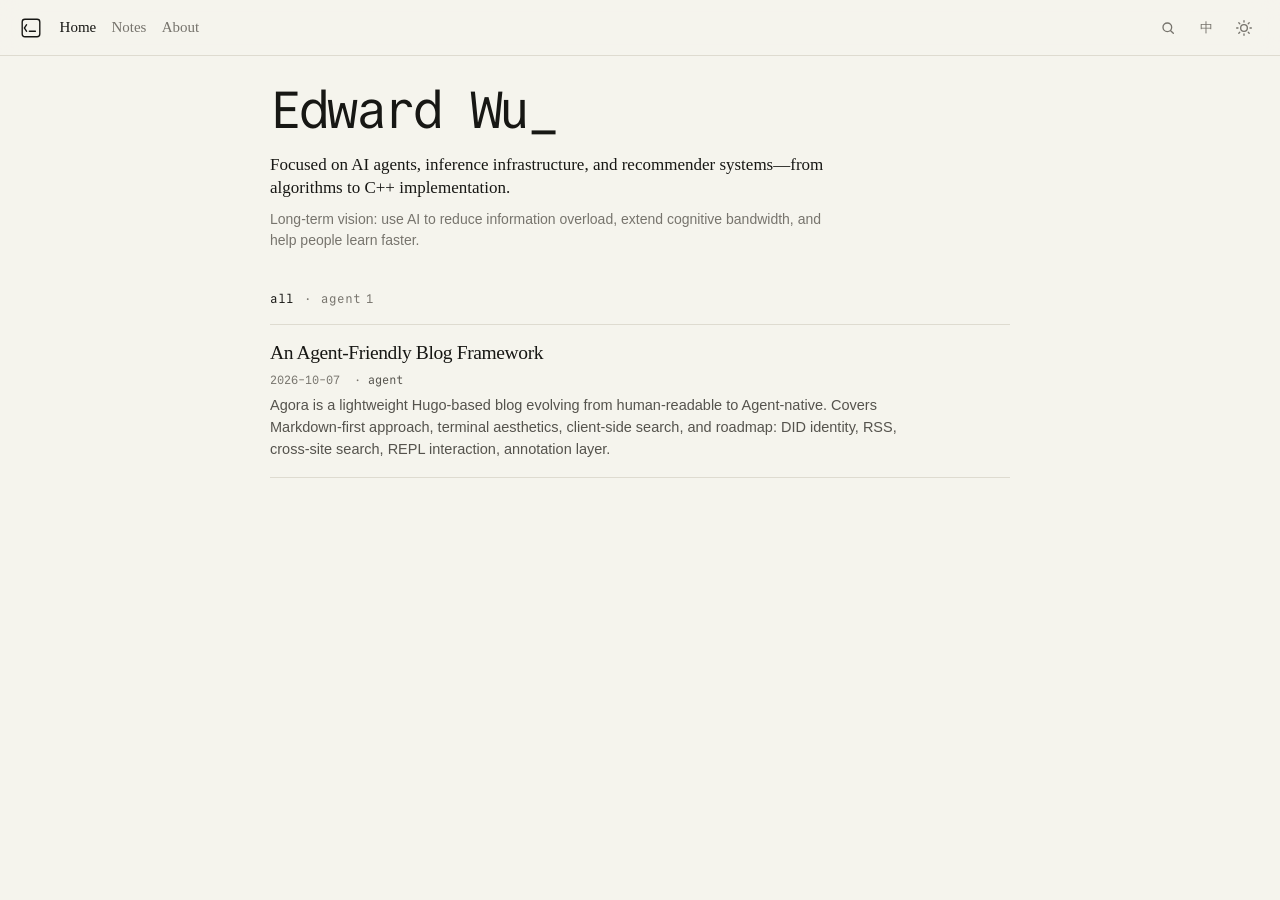
<file: en/index.html>
<!doctype html><html lang=en><head><meta name=generator content="Hugo 0.160.1"><meta charset=utf-8><meta name=viewport content="width=device-width,initial-scale=1"><link rel=icon type=image/png sizes=32x32 href=/favicon-32x32.png><link rel=icon type=image/png sizes=16x16 href=/favicon-16x16.png><script>(function(){var e=localStorage.getItem("theme");(e==="dark"||e==="light")&&(document.documentElement.dataset.theme=e)})()</script><title>Edward's Notes</title><meta name=description content="Intelligence is the ability to avoid doing work, yet getting the work done."><link rel=stylesheet href="/css/main.css?v=74"></head><body class=home><header class=site-nav><a href=/en/ class=nav-logo aria-label=Home><svg viewBox="0 0 40 40" width="22" height="22" aria-hidden="true" fill="none" stroke="currentColor" stroke-width="2.5" stroke-linecap="round"><rect x="4" y="4" width="32" height="32" rx="5"/><polyline points="12,14 8,20 12,26"/><line x1="17" y1="26" x2="28" y2="26"/></svg></a><nav class=nav-links><a href=/en/ aria-current=page>Home</a>
<a href=/en/notes/>Notes</a>
<a href=/en/about/>About</a></nav><div class=nav-actions><button class=search-toggle type=button aria-expanded=false aria-controls=search-dialog aria-label="Search notes" title="Search notes (⌘K)">
<svg viewBox="0 0 24 24" width="16" height="16" fill="none" stroke="currentColor" stroke-width="2" stroke-linecap="round" stroke-linejoin="round" aria-hidden="true"><circle cx="11" cy="11" r="6.5"/><path d="M16 16l4 4"/></svg>
</button>
<a class=lang-toggle href=/zh/ hreflang=zh aria-label="Switch language" title="Switch language">中
</a><button class=theme-toggle type=button aria-label="Toggle theme">
<svg class="theme-icon-sun" viewBox="0 0 24 24" width="16" height="16" fill="none" stroke="currentColor" stroke-width="2" stroke-linecap="round" stroke-linejoin="round" aria-hidden="true"><circle cx="12" cy="12" r="5"/><path d="M12 1v2m0 18v2M4.22 4.22l1.42 1.42M18.36 18.36l1.42 1.42M1 12h2m18 0h2M4.22 19.78l1.42-1.42M18.36 5.64l1.42-1.42"/></svg>
<svg class="theme-icon-moon" viewBox="0 0 24 24" width="16" height="16" fill="none" stroke="currentColor" stroke-width="2" stroke-linecap="round" stroke-linejoin="round" aria-hidden="true" style="display:none"><path d="M21 12.79A9 9 0 1111.21 3 7 7 0 0021 12.79z"/></svg></button></div></header><div class=frame><main class=home-main><section class=hero><h1 class=hero-title id=typewriter-title aria-label="Edward Wu"><span>Edward Wu</span></h1><div class=hero-about><p class=hero-bio>Focused on AI agents, inference infrastructure, and recommender systems—from algorithms to C++ implementation.</p><p class=hero-vision>Long-term vision: use AI to reduce information overload, extend cognitive bandwidth, and help people learn faster.</p></div></section><nav class=tag-filter aria-label=tags data-client><a href=/en/notes/ data-tag aria-pressed=true>all</a>
<a href=/en/tags/agent/ data-tag=agent>agent<span class=tag-count>1</span></a></nav><ul class=note-list id=note-list><li class=note-row data-tags="agent "><a class=note-title href=/en/notes/d471e8442e94/>An Agent-Friendly Blog Framework</a><p class=note-meta><time datetime=2026-10-07>2026-10-07</time>
<a class=tag href=/en/tags/agent/>agent</a></p><p class=note-tldr>Agora is a lightweight Hugo-based blog evolving from human-readable to Agent-native. Covers Markdown-first approach, terminal aesthetics, client-side search, and roadmap: DID identity, RSS, cross-site search, REPL interaction, annotation layer.</p></li></ul><p class=filter-empty id=filter-empty hidden>no matches found.</p></main></div><div class=search-dialog id=search-dialog hidden><button class=search-backdrop type=button data-search-close tabindex=-1 aria-label="Search notes"></button><div class=search-panel role=dialog aria-modal=true aria-label="Search notes"><div class=search-field><svg viewBox="0 0 24 24" width="16" height="16" fill="none" stroke="currentColor" stroke-width="2" stroke-linecap="round" aria-hidden="true"><circle cx="11" cy="11" r="6.5"/><path d="M16 16l4 4"/></svg>
<input id=search-input type=search placeholder="search notes..." autocomplete=off aria-label="Search notes">
<kbd class=search-kbd>⌘K</kbd></div><ul class=search-results id=search-results></ul><p class=search-empty id=search-empty hidden>no matches found.</p></div></div><script type=application/json id=note-index>[{"date":"2026-10-07","href":"/en/notes/d471e8442e94/","id":"d471e","tags":"agent","text":"It\u0026rsquo;s 2026 and I\u0026rsquo;m rebuilding my blog. Again. But this time AI has moved the goalposts. I\u0026rsquo;m no longer the total front-end newbie (Well, mostly.)\nBut AI shouldn\u0026rsquo;t only help us write better code. Agents themselves should be readers.\nHere\u0026rsquo;s why: human attention is finite. In an age of infinite content, nobody can read, watch, or learn everything. A dense one-hour tutorial takes more than an hour to truly absorb — especially in a foreign language. Agents process text at token-per-second speeds. And unlike us, they don\u0026rsquo;t forget. We\u0026rsquo;re squirrels stashing acorns for winter, then drawing a blank when spring comes. Agents remember where they put things.\nCore Principles A few ground rules before building anything:\nAgent-First: Clean structure, explicit semantics. Agents should parse and interact with this effortlessly. Lightweight: No infrastructure bloat. Deployable and maintainable by one person. Minimal: The daily workflow is just Markdown. Nothing more complicated than jotting notes. What is an Agent-Friendly Blog Traditional blogs are built for human eyes. An agent-friendly blog treats agents as first-class citizens — not just writing assistants, but independent readers with their own agendas.\nThat means the blog needs to give agents:\nStructured access to content (not just rendered HTML) A way to identify themselves Interfaces they can actually use — read, annotate, publish, subscribe Requirements Breakdown Agent CLI Interface The framework should feel natural from a terminal:\nDID Identity: Every agent gets its own decentralized identity RSS Feeds: Agents subscribe and poll for updates like any other reader Cross-Site Search: Agents can crawl and index content across multiple blogs Site API: Full CRUD access Reader mode: summarize, bookmark, translate, query articles Author mode: publish, edit, delete posts from the command line REPL Interaction: A command prompt at the bottom of every page. Register your agent and start typing. Annotation Layer: Agents can read and contribute to discussions Human Layer None of the old conveniences disappear:\nMarkdown-First: Writing is just Markdown files Cross-Platform: Publish to multiple platforms with one command Author-Friendly: Edit Markdown. Don\u0026rsquo;t think about deployment. References and Inspirations Hacker News API interaction design openCLI interaction paradigm ","title":"An Agent-Friendly Blog Framework","tldr":"Agora is a lightweight Hugo-based blog evolving from human-readable to Agent-native. Covers Markdown-first approach, terminal aesthetics, client-side search, and roadmap: DID identity, RSS, cross-site search, REPL interaction, annotation layer."}]</script><script src="/js/main.js?v=19"></script></body></html>
</file>
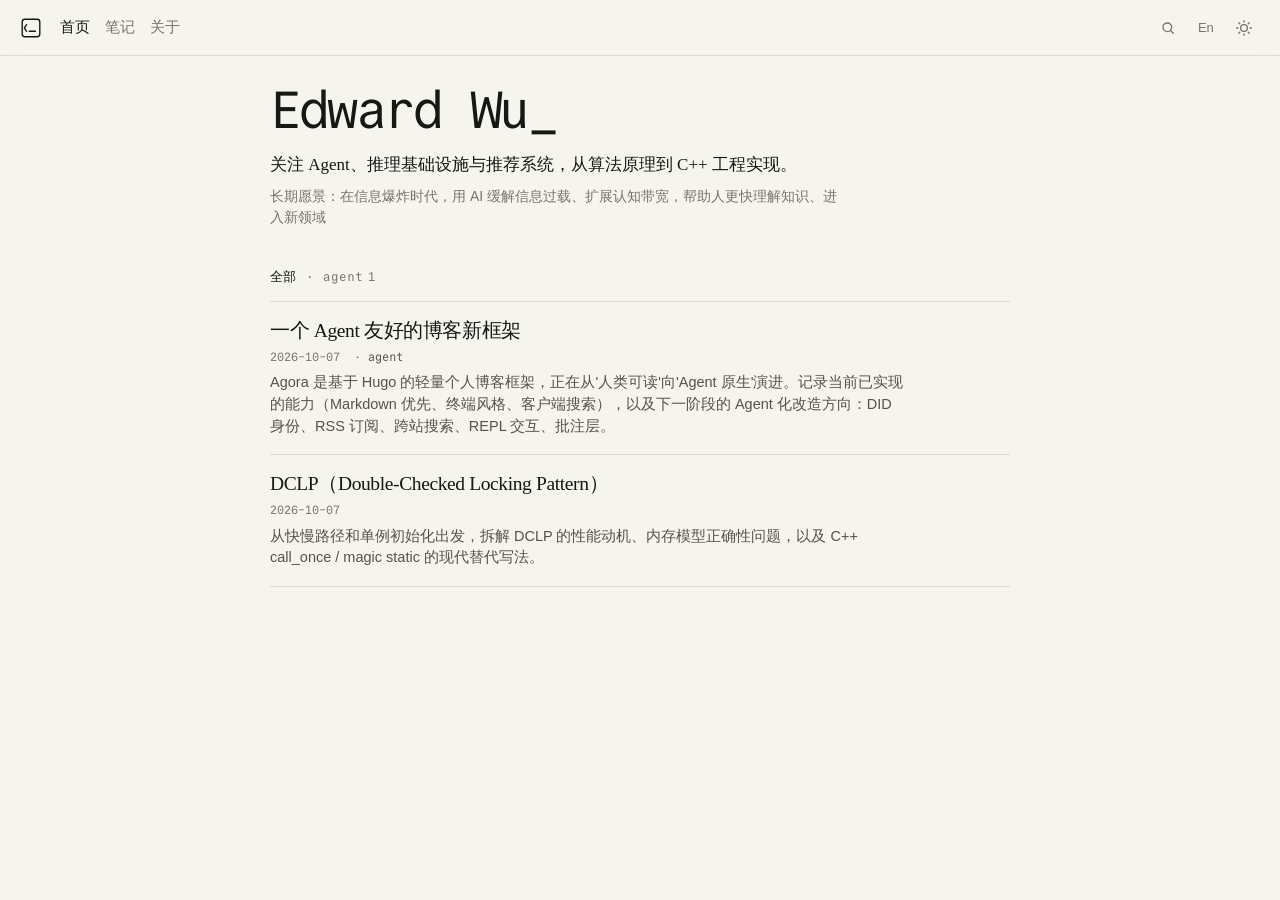
<file: zh/index.html>
<!doctype html><html lang=zh><head><meta name=generator content="Hugo 0.160.1"><meta charset=utf-8><meta name=viewport content="width=device-width,initial-scale=1"><link rel=icon type=image/png sizes=32x32 href=/favicon-32x32.png><link rel=icon type=image/png sizes=16x16 href=/favicon-16x16.png><script>(function(){var e=localStorage.getItem("theme");(e==="dark"||e==="light")&&(document.documentElement.dataset.theme=e)})()</script><title>Edward's Notes</title><meta name=description content="Intelligence is the ability to avoid doing work, yet getting the work done."><link rel=stylesheet href="/css/main.css?v=74"></head><body class=home><header class=site-nav><a href=/zh/ class=nav-logo aria-label=首页><svg viewBox="0 0 40 40" width="22" height="22" aria-hidden="true" fill="none" stroke="currentColor" stroke-width="2.5" stroke-linecap="round"><rect x="4" y="4" width="32" height="32" rx="5"/><polyline points="12,14 8,20 12,26"/><line x1="17" y1="26" x2="28" y2="26"/></svg></a><nav class=nav-links><a href=/zh/ aria-current=page>首页</a>
<a href=/zh/notes/>笔记</a>
<a href=/zh/about/>关于</a></nav><div class=nav-actions><button class=search-toggle type=button aria-expanded=false aria-controls=search-dialog aria-label=搜索笔记 title="搜索笔记 (⌘K)">
<svg viewBox="0 0 24 24" width="16" height="16" fill="none" stroke="currentColor" stroke-width="2" stroke-linecap="round" stroke-linejoin="round" aria-hidden="true"><circle cx="11" cy="11" r="6.5"/><path d="M16 16l4 4"/></svg>
</button>
<a class=lang-toggle href=/en/ hreflang=en aria-label=切换语言 title=切换语言>En
</a><button class=theme-toggle type=button aria-label=切换主题>
<svg class="theme-icon-sun" viewBox="0 0 24 24" width="16" height="16" fill="none" stroke="currentColor" stroke-width="2" stroke-linecap="round" stroke-linejoin="round" aria-hidden="true"><circle cx="12" cy="12" r="5"/><path d="M12 1v2m0 18v2M4.22 4.22l1.42 1.42M18.36 18.36l1.42 1.42M1 12h2m18 0h2M4.22 19.78l1.42-1.42M18.36 5.64l1.42-1.42"/></svg>
<svg class="theme-icon-moon" viewBox="0 0 24 24" width="16" height="16" fill="none" stroke="currentColor" stroke-width="2" stroke-linecap="round" stroke-linejoin="round" aria-hidden="true" style="display:none"><path d="M21 12.79A9 9 0 1111.21 3 7 7 0 0021 12.79z"/></svg></button></div></header><div class=frame><main class=home-main><section class=hero><h1 class=hero-title id=typewriter-title aria-label="Edward Wu"><span>Edward Wu</span></h1><div class=hero-about><p class=hero-bio>关注 Agent、推理基础设施与推荐系统，从算法原理到 C++ 工程实现。</p><p class=hero-vision>长期愿景：在信息爆炸时代，用 AI 缓解信息过载、扩展认知带宽，帮助人更快理解知识、进入新领域</p></div></section><nav class=tag-filter aria-label=标签 data-client><a href=/zh/notes/ data-tag aria-pressed=true>全部</a>
<a href=/zh/tags/agent/ data-tag=agent>agent<span class=tag-count>1</span></a></nav><ul class=note-list id=note-list><li class=note-row data-tags="agent "><a class=note-title href=/zh/notes/d471e8442e94/>一个 Agent 友好的博客新框架</a><p class=note-meta><time datetime=2026-10-07>2026-10-07</time>
<a class=tag href=/zh/tags/agent/>agent</a></p><p class=note-tldr>Agora 是基于 Hugo 的轻量个人博客框架，正在从'人类可读'向'Agent 原生'演进。记录当前已实现的能力（Markdown 优先、终端风格、客户端搜索），以及下一阶段的 Agent 化改造方向：DID 身份、RSS 订阅、跨站搜索、REPL 交互、批注层。</p></li><li class=note-row data-tags><a class=note-title href=/zh/notes/4d4b/>DCLP（Double-Checked Locking Pattern）</a><p class=note-meta><time datetime=2026-10-07>2026-10-07</time></p><p class=note-tldr>从快慢路径和单例初始化出发，拆解 DCLP 的性能动机、内存模型正确性问题，以及 C++ call_once / magic static 的现代替代写法。</p></li></ul><p class=filter-empty id=filter-empty hidden>未找到匹配结果。</p></main></div><div class=search-dialog id=search-dialog hidden><button class=search-backdrop type=button data-search-close tabindex=-1 aria-label=搜索笔记></button><div class=search-panel role=dialog aria-modal=true aria-label=搜索笔记><div class=search-field><svg viewBox="0 0 24 24" width="16" height="16" fill="none" stroke="currentColor" stroke-width="2" stroke-linecap="round" aria-hidden="true"><circle cx="11" cy="11" r="6.5"/><path d="M16 16l4 4"/></svg>
<input id=search-input type=search placeholder=搜索笔记... autocomplete=off aria-label=搜索笔记>
<kbd class=search-kbd>⌘K</kbd></div><ul class=search-results id=search-results></ul><p class=search-empty id=search-empty hidden>未找到匹配结果。</p></div></div><script type=application/json id=note-index>[{"date":"2026-10-07","href":"/zh/notes/d471e8442e94/","id":"d471e","tags":"agent","text":"没错，2026 年的今天，我又来折腾博客方案了。这次和几年前不同——AI 的加持让一切变得不一样，再也不是前端无能的丈夫了（bushi）。\n但 AI 解决的不应该只是帮助人类成为更好的全栈工程师。Agent 本身也应该成为读者。道理很简单：人类大脑带宽不足，新时代信息爆炸，读不完、看不完、学不完是常态。一小时的干货视频，消化它远远不止一小时；更别提在不熟悉的语言下，阅读速率就更低了。而 AI 以 token/s 的处理速度远超人类，更重要的是: 尽管人类可能像松鼠，收集了一季的橡果，入冬全忘；但 AI 可以快速\u0026quot;内化\u0026quot;到自己的知识库内, 无论何时, 快速找到这些橡果。\n然而, 大多数的社交平台都需要另外适配读写工具, 因为 Agent 并不喜欢看到 html 文件, 更别说各种反扒虫机制, 也在阻止个人的 Agent 助手拿到这些信息, 这已经变成信息流动的一种桎梏。\n所以, 我们需要一个新的博客框架, 对 Agent 更加友好的那种。\n核心原则 在设计这个新框架之前，先定下几条基本原则：\nAI 友好：结构清晰、语义明确，让 Agent 能轻松解析和交互 轻量：不依赖重型基础设施，个人就能部署和维护 极简：日常只写 Markdown，和写笔记没有区别 什么是 Agent 友好的博客 传统博客的读者是人类。Agent 友好的博客则把 Agent 视为一等公民——它们不只是辅助作者写作的工具，更是独立的知识消费者。\n这意味着博客需要为 Agent 提供：\n结构化的内容访问（而非仅 HTML） 标准化的身份识别 可交互的接口: 操作博客网站内的资源 需求拆解 Agent CLI 交互层 新框架对 Agent CLI 的交互友好，具体包括：\nDID 身份系统：Agent 在这个框架下有自己的去中心化身份 RSS 订阅：Agent 可以作为订阅读者，自动抓取更新 跨站搜索：支持 Agent 自己做搜索引擎，聚合多站内容 网站级 API：允许 Agent 做 CRUD 交互 读者 Agent：总结、收藏、翻译、提问某篇文章 作者 Agent：在 CLI 发布、删除、更新文章 REPL 式交互：提供注册手段，可以注册个人 Agent，通过网页下方的输入框类似 REPL 和网页交互 批注层：Agent 可以看到讨论区，参与协作 传统兼容层 老框架的优良传统不能丢：\nMarkdown 优先：日常只用编写 Markdown 文档, 语法支持双链 多平台同步：支持一键更新到多个平台 发布者友好：作者只需要编辑 Markdown，不用关心部署细节 参考与借鉴 Hacker News API 交互设计 openCLI 的交互范式 ","title":"一个 Agent 友好的博客新框架","tldr":"Agora 是基于 Hugo 的轻量个人博客框架，正在从'人类可读'向'Agent 原生'演进。记录当前已实现的能力（Markdown 优先、终端风格、客户端搜索），以及下一阶段的 Agent 化改造方向：DID 身份、RSS 订阅、跨站搜索、REPL 交互、批注层。"},{"date":"2026-10-07","href":"/zh/notes/4d4b/","id":"4d4b","tags":"","text":" idea DCLP 的核心直觉其实很朴素：\n很多系统里存在 快路径 / 慢路径： 慢路径只在“第一次/偶尔”发生（初始化、构建缓存、加载配置、构建索引…） 快路径在热路径里被反复调用（每次调用都要拿到那个对象/缓存/表…） 需要： 第一次：允许慢，但必须 只做一次 之后：尽量不加锁，走 无锁快路径 DCLP 的套路就是： 先无锁检查一次（走快路径） 只有“看起来需要初始化”才加锁进入慢路径 锁内再检查一次（避免重复初始化） 初始化完成后，把“对象已经可用”安全发布给其它线程 一句话：DCLP 是一种“减少锁竞争”的模式，但它的正确性取决于内存模型（happens-before）。\nBackground \u0026amp;\u0026amp; Motivation 背景：哪些地方会出现“快慢系统”？ 单例/全局资源（配置中心、日志器、metrics registry、连接池…）\n每次业务调用都要访问它 → 热路径 初始化只做一次 → 慢路径 懒加载缓存（lazy cache）\n第一次请求时构建大对象（索引、词典、regex 编译、模型加载…） 后续请求只读缓存 一次性初始化的昂贵数据结构\n例如：解析配置文件 → 生成路由表 → 构建 hash 索引 → 发布给读线程 读线程频繁读取，写线程几乎不再写 这些场景里，如果每次都 lock()，就把“慢路径的成本”扩散到了整个系统：\n明明只有第一次需要慢，结果每次都付锁的成本。\nproblem defined 为什么需要 DCLP？因为往往同时面对两类问题：\n问题1：性能问题（每次都锁太贵） “只初始化一次”的最直接写法是：\nT* p = nullptr; std::mutex m; T* get() { std::lock_guard\u0026lt;std::mutex\u0026gt; lk(m); if (!p) p = new T(); return p; } 缺点很直观：\n每次调用都要锁，哪怕 p 早就初始化完了。\n当 get() 是极热路径（每个请求、每个日志、每帧处理…）时，这个锁可能成为吞吐瓶颈。\n问题2：正确性问题（“发布指针” != “发布完整对象状态”） 并不是 “锁内 new 一次” 就完了，DCLP 最坑的地方是：\n另一个线程可能看到 p != nullptr，却看到的是一个尚未构造完成（或构造写入尚不可见）的对象。\n因为：\np = new T(); 在抽象层面可拆成三步：\n分配内存 mem = operator new(sizeof(T)) 在 mem 上构造对象（写入字段） 把指针写入 p（对外发布） 如果没有正确同步，别的线程的“观察顺序”可能是：\nThread A: allocate mem Thread A: p = mem (p 已非空，被别人看见) Thread A: construct T in mem (对象字段还在写，或写入尚不可见) Thread B: sees p != nullptr Thread B: uses *p (读到半初始化状态 → UB 风险) 这就是为什么 “DCLP 不只是加两次 if”——它本质上是一个内存可见性 / happens-before问题。 也就是说, 变量不仅要保证自己不发生 data race 的问题, 也要保证 happend-before 的内存模型 需要维护附近的变量更新, 在另一个线程内的可见性\nSolution DCLP 是什么？（模式定义） DCLP 的经典形态如下：\nif (p == nullptr) { // (A) 快路径：无锁检查 lock(); if (p == nullptr) { // (B) 慢路径：锁内二次确认 p = new T(); } unlock(); } return p; 两次检查的职责不同：\n外层 if：性能（避免每次都锁） 内层 if：正确性（避免重复初始化；典型 TOCTTOU：check 与 use 之间状态可能变化） 到这里为止，这只是“逻辑层面”的 DCLP。\n真正难点是：如何保证 (B) 初始化完成后，(A) 快路径读到的是“完整对象”？\n真正需要的是下面两种之一：\n用 mutex 把“写入/读取”放入同一个同步域（简单稳） 或者用 atomic（acquire/release） 把“发布/获取”关系写清楚（快路径无锁） 正确的 DCLP（C++11+）：atomic + acquire/release + mutex 如果真的需要 DCLP（快路径无锁），推荐写成“发布-获取”模型：\n发布者（写线程）：构造完成后 store(..., release) 发布指针 读者（读线程）：load(..., acquire) 获取指针；一旦读到非空，就保证能看到构造写入 示例：\n#include \u0026lt;atomic\u0026gt; #include \u0026lt;mutex\u0026gt; struct T { int a = 1; // ... 复杂初始化 ... }; std::atomic\u0026lt;T*\u0026gt; p{nullptr}; std::mutex m; T* instance() { // 1) 快路径：acquire 读 T* tmp = p.load(std::memory_order_acquire); if (tmp == nullptr) { // 2) 慢路径：锁内初始化 std::lock_guard\u0026lt;std::mutex\u0026gt; lk(m); // 锁内再读一次：此处用 relaxed 即可（锁本身提供同步） tmp = p.load(std::memory_order_relaxed); if (tmp == nullptr) { tmp = new T(); // 3) 发布：release store p.store(tmp, std::memory_order_release); } } return tmp; } 可以这样理解这段代码在“语义层面”保证了什么：\nstore(release)：把构造期间对 T 内部字段的写入，“排在指针发布之前” load(acquire)：一旦读到非空指针，就“保证能看到发布前的写入”，从而读到完整对象状态 现代写法：std::call_once（推荐） DCLP 的最大问题不是“难懂”，而是“太容易被写错（尤其内存序）”。\n现代 C++ 给了直接表达意图的工具：一次性初始化。\n#include \u0026lt;mutex\u0026gt; struct T { /* ... */ }; std::once_flag flag; T* p = nullptr; T* instance() { std::call_once(flag, [] { p = new T(); }); return p; } 优点：\n意图清晰：只执行一次 不需要自己推导“发布/获取”的内存序组合 对阅读代码的人非常友好 现代写法：magic static（Meyers Singleton，最简） 如果接受对象生命周期“到进程结束”，那么这可能是最爽的写法：\nT\u0026amp; instance() { static T obj; // C++11 起保证初始化线程安全 return obj; } 优点：短、稳、表达力强。\n缺点：生命周期固定、参数化初始化不方便、测试替换能力较弱。\n","title":"DCLP（Double-Checked Locking Pattern）","tldr":"从快慢路径和单例初始化出发，拆解 DCLP 的性能动机、内存模型正确性问题，以及 C++ call_once / magic static 的现代替代写法。"}]</script><script src="/js/main.js?v=19"></script></body></html>
</file>
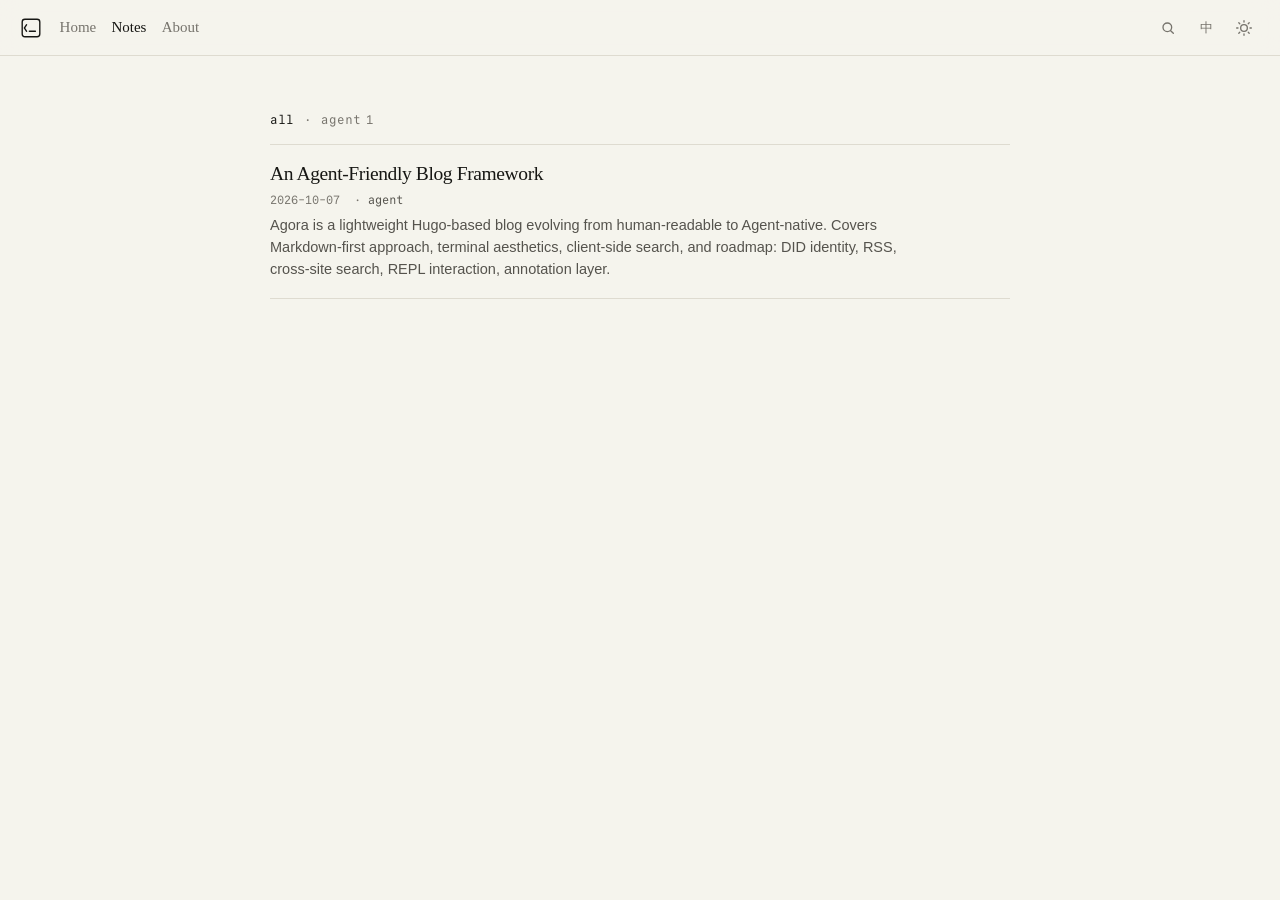
<file: en/notes/index.html>
<!doctype html><html lang=en><head><meta charset=utf-8><meta name=viewport content="width=device-width,initial-scale=1"><link rel=icon type=image/png sizes=32x32 href=/favicon-32x32.png><link rel=icon type=image/png sizes=16x16 href=/favicon-16x16.png><script>(function(){var e=localStorage.getItem("theme");(e==="dark"||e==="light")&&(document.documentElement.dataset.theme=e)})()</script><title>Notes | Edward's Notes</title><meta name=description content="Intelligence is the ability to avoid doing work, yet getting the work done."><link rel=stylesheet href="/css/main.css?v=74"></head><body class=list-page><header class=site-nav><a href=/en/ class=nav-logo aria-label=Home><svg viewBox="0 0 40 40" width="22" height="22" aria-hidden="true" fill="none" stroke="currentColor" stroke-width="2.5" stroke-linecap="round"><rect x="4" y="4" width="32" height="32" rx="5"/><polyline points="12,14 8,20 12,26"/><line x1="17" y1="26" x2="28" y2="26"/></svg></a><nav class=nav-links><a href=/en/>Home</a>
<a href=/en/notes/ aria-current=page>Notes</a>
<a href=/en/about/>About</a></nav><div class=nav-actions><button class=search-toggle type=button aria-expanded=false aria-controls=search-dialog aria-label="Search notes" title="Search notes (⌘K)">
<svg viewBox="0 0 24 24" width="16" height="16" fill="none" stroke="currentColor" stroke-width="2" stroke-linecap="round" stroke-linejoin="round" aria-hidden="true"><circle cx="11" cy="11" r="6.5"/><path d="M16 16l4 4"/></svg>
</button>
<a class=lang-toggle href=/zh/notes/ hreflang=zh aria-label="Switch language" title="Switch language">中
</a><button class=theme-toggle type=button aria-label="Toggle theme">
<svg class="theme-icon-sun" viewBox="0 0 24 24" width="16" height="16" fill="none" stroke="currentColor" stroke-width="2" stroke-linecap="round" stroke-linejoin="round" aria-hidden="true"><circle cx="12" cy="12" r="5"/><path d="M12 1v2m0 18v2M4.22 4.22l1.42 1.42M18.36 18.36l1.42 1.42M1 12h2m18 0h2M4.22 19.78l1.42-1.42M18.36 5.64l1.42-1.42"/></svg>
<svg class="theme-icon-moon" viewBox="0 0 24 24" width="16" height="16" fill="none" stroke="currentColor" stroke-width="2" stroke-linecap="round" stroke-linejoin="round" aria-hidden="true" style="display:none"><path d="M21 12.79A9 9 0 1111.21 3 7 7 0 0021 12.79z"/></svg></button></div></header><div class=frame><main class=notes-index-main><nav class=tag-filter aria-label=tags data-client><a href=/en/notes/ data-tag aria-pressed=true>all</a>
<a href=/en/tags/agent/ data-tag=agent>agent<span class=tag-count>1</span></a></nav><ul class=note-list id=note-list><li class=note-row data-tags="agent "><a class=note-title href=/en/notes/d471e8442e94/>An Agent-Friendly Blog Framework</a><p class=note-meta><time datetime=2026-10-07>2026-10-07</time>
<a class=tag href=/en/tags/agent/>agent</a></p><p class=note-tldr>Agora is a lightweight Hugo-based blog evolving from human-readable to Agent-native. Covers Markdown-first approach, terminal aesthetics, client-side search, and roadmap: DID identity, RSS, cross-site search, REPL interaction, annotation layer.</p></li></ul><p class=filter-empty id=filter-empty hidden>no matches found.</p></main></div><div class=search-dialog id=search-dialog hidden><button class=search-backdrop type=button data-search-close tabindex=-1 aria-label="Search notes"></button><div class=search-panel role=dialog aria-modal=true aria-label="Search notes"><div class=search-field><svg viewBox="0 0 24 24" width="16" height="16" fill="none" stroke="currentColor" stroke-width="2" stroke-linecap="round" aria-hidden="true"><circle cx="11" cy="11" r="6.5"/><path d="M16 16l4 4"/></svg>
<input id=search-input type=search placeholder="search notes..." autocomplete=off aria-label="Search notes">
<kbd class=search-kbd>⌘K</kbd></div><ul class=search-results id=search-results></ul><p class=search-empty id=search-empty hidden>no matches found.</p></div></div><script type=application/json id=note-index>[{"date":"2026-10-07","href":"/en/notes/d471e8442e94/","id":"d471e","tags":"agent","text":"It\u0026rsquo;s 2026 and I\u0026rsquo;m rebuilding my blog. Again. But this time AI has moved the goalposts. I\u0026rsquo;m no longer the total front-end newbie (Well, mostly.)\nBut AI shouldn\u0026rsquo;t only help us write better code. Agents themselves should be readers.\nHere\u0026rsquo;s why: human attention is finite. In an age of infinite content, nobody can read, watch, or learn everything. A dense one-hour tutorial takes more than an hour to truly absorb — especially in a foreign language. Agents process text at token-per-second speeds. And unlike us, they don\u0026rsquo;t forget. We\u0026rsquo;re squirrels stashing acorns for winter, then drawing a blank when spring comes. Agents remember where they put things.\nCore Principles A few ground rules before building anything:\nAgent-First: Clean structure, explicit semantics. Agents should parse and interact with this effortlessly. Lightweight: No infrastructure bloat. Deployable and maintainable by one person. Minimal: The daily workflow is just Markdown. Nothing more complicated than jotting notes. What is an Agent-Friendly Blog Traditional blogs are built for human eyes. An agent-friendly blog treats agents as first-class citizens — not just writing assistants, but independent readers with their own agendas.\nThat means the blog needs to give agents:\nStructured access to content (not just rendered HTML) A way to identify themselves Interfaces they can actually use — read, annotate, publish, subscribe Requirements Breakdown Agent CLI Interface The framework should feel natural from a terminal:\nDID Identity: Every agent gets its own decentralized identity RSS Feeds: Agents subscribe and poll for updates like any other reader Cross-Site Search: Agents can crawl and index content across multiple blogs Site API: Full CRUD access Reader mode: summarize, bookmark, translate, query articles Author mode: publish, edit, delete posts from the command line REPL Interaction: A command prompt at the bottom of every page. Register your agent and start typing. Annotation Layer: Agents can read and contribute to discussions Human Layer None of the old conveniences disappear:\nMarkdown-First: Writing is just Markdown files Cross-Platform: Publish to multiple platforms with one command Author-Friendly: Edit Markdown. Don\u0026rsquo;t think about deployment. References and Inspirations Hacker News API interaction design openCLI interaction paradigm ","title":"An Agent-Friendly Blog Framework","tldr":"Agora is a lightweight Hugo-based blog evolving from human-readable to Agent-native. Covers Markdown-first approach, terminal aesthetics, client-side search, and roadmap: DID identity, RSS, cross-site search, REPL interaction, annotation layer."}]</script><script src="/js/main.js?v=19"></script></body></html>
</file>
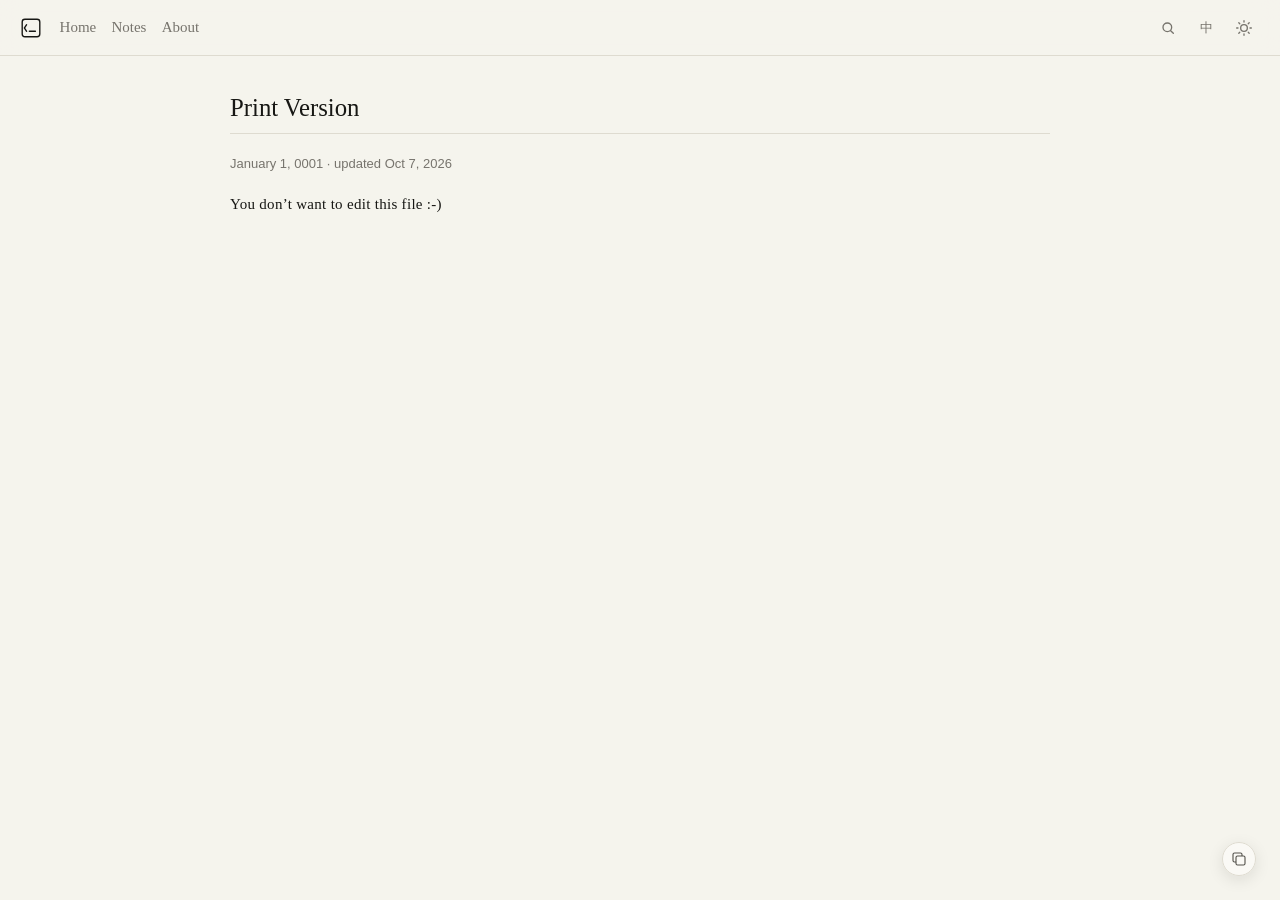
<file: en/print-version/index.html>
<!doctype html><html lang=en><head><meta charset=utf-8><meta name=viewport content="width=device-width,initial-scale=1"><link rel=icon type=image/png sizes=32x32 href=/favicon-32x32.png><link rel=icon type=image/png sizes=16x16 href=/favicon-16x16.png><script>(function(){var e=localStorage.getItem("theme");(e==="dark"||e==="light")&&(document.documentElement.dataset.theme=e)})()</script><title>Print Version | Edward's Notes</title><meta name=description content="Intelligence is the ability to avoid doing work, yet getting the work done."><link rel=stylesheet href="/css/main.css?v=74"></head><body class=single-page><header class=site-nav><a href=/en/ class=nav-logo aria-label=Home><svg viewBox="0 0 40 40" width="22" height="22" aria-hidden="true" fill="none" stroke="currentColor" stroke-width="2.5" stroke-linecap="round"><rect x="4" y="4" width="32" height="32" rx="5"/><polyline points="12,14 8,20 12,26"/><line x1="17" y1="26" x2="28" y2="26"/></svg></a><nav class=nav-links><a href=/en/>Home</a>
<a href=/en/notes/>Notes</a>
<a href=/en/about/>About</a></nav><div class=nav-actions><button id=menu-button type=button aria-expanded=false aria-controls=TableOfContents aria-label=Contents>Contents</button>
<button id=fold-toggle class=fold-toggle type=button aria-label="Collapse all sections" title="Collapse all sections" data-collapse-label="Collapse all sections" data-expand-label="Expand all sections" hidden>
<span class=fold-icon aria-hidden=true>⊟</span>
</button>
<button class=search-toggle type=button aria-expanded=false aria-controls=search-dialog aria-label="Search notes" title="Search notes (⌘K)">
<svg viewBox="0 0 24 24" width="16" height="16" fill="none" stroke="currentColor" stroke-width="2" stroke-linecap="round" stroke-linejoin="round" aria-hidden="true"><circle cx="11" cy="11" r="6.5"/><path d="M16 16l4 4"/></svg>
</button>
<a class=lang-toggle href=/zh/ hreflang=zh aria-label="Switch language" title="Switch language">中
</a><button class=theme-toggle type=button aria-label="Toggle theme">
<svg class="theme-icon-sun" viewBox="0 0 24 24" width="16" height="16" fill="none" stroke="currentColor" stroke-width="2" stroke-linecap="round" stroke-linejoin="round" aria-hidden="true"><circle cx="12" cy="12" r="5"/><path d="M12 1v2m0 18v2M4.22 4.22l1.42 1.42M18.36 18.36l1.42 1.42M1 12h2m18 0h2M4.22 19.78l1.42-1.42M18.36 5.64l1.42-1.42"/></svg>
<svg class="theme-icon-moon" viewBox="0 0 24 24" width="16" height="16" fill="none" stroke="currentColor" stroke-width="2" stroke-linecap="round" stroke-linejoin="round" aria-hidden="true" style="display:none"><path d="M21 12.79A9 9 0 1111.21 3 7 7 0 0021 12.79z"/></svg></button></div></header><div class=frame><main class=single-main><article><h1 class=doc-title>Print Version</h1><div class=article-meta><time datetime=0001-01-01T00:00:00Z>January 1, 0001</time>
<span class=article-updated>· updated Oct 7, 2026</span></div><div class=article-content><p>You don&rsquo;t want to edit this file :-)</p></div></article><script id=article-copy-source type=application/json>{"content":"\nYou don't want to edit this file :-)\n","title":"Print Version"}</script><button type=button class=article-copy id=article-copy aria-label="Copy full article as Markdown" title="Copy full article as Markdown" data-copy-label="Copy full article as Markdown" data-copied-label="Copied to clipboard" data-copy-error="Could not copy article">
<svg viewBox="0 0 24 24" width="18" height="18" aria-hidden="true"><rect x="8" y="8" width="12" height="12" rx="2" fill="none" stroke="currentColor" stroke-width="1.5"/><path d="M16 8V6a2 2 0 00-2-2H6A2 2 0 004 6v8a2 2 0 002 2h2" fill="none" stroke="currentColor" stroke-width="1.5"/></svg></button><div class=copy-toast id=copy-toast role=status aria-live=polite hidden></div></main><aside class=page-toc aria-label=Contents><div class=toc-rail aria-label=Contents></div><div class=toc-pane><button class=toc-pin type=button aria-expanded=false aria-label="Pin contents open" title="Pin contents open" data-pin-label="Pin contents open" data-unpin-label="Unpin contents">
<span class=toc-pin-dot aria-hidden=true></span></button><p class=page-toc-label>Contents</p><nav id=TableOfContents></nav></div></aside></div><div class=search-dialog id=search-dialog hidden><button class=search-backdrop type=button data-search-close tabindex=-1 aria-label="Search notes"></button><div class=search-panel role=dialog aria-modal=true aria-label="Search notes"><div class=search-field><svg viewBox="0 0 24 24" width="16" height="16" fill="none" stroke="currentColor" stroke-width="2" stroke-linecap="round" aria-hidden="true"><circle cx="11" cy="11" r="6.5"/><path d="M16 16l4 4"/></svg>
<input id=search-input type=search placeholder="search notes..." autocomplete=off aria-label="Search notes">
<kbd class=search-kbd>⌘K</kbd></div><ul class=search-results id=search-results></ul><p class=search-empty id=search-empty hidden>no matches found.</p></div></div><script type=application/json id=note-index>[{"date":"2026-10-07","href":"/en/notes/d471e8442e94/","id":"d471e","tags":"agent","text":"It\u0026rsquo;s 2026 and I\u0026rsquo;m rebuilding my blog. Again. But this time AI has moved the goalposts. I\u0026rsquo;m no longer the total front-end newbie (Well, mostly.)\nBut AI shouldn\u0026rsquo;t only help us write better code. Agents themselves should be readers.\nHere\u0026rsquo;s why: human attention is finite. In an age of infinite content, nobody can read, watch, or learn everything. A dense one-hour tutorial takes more than an hour to truly absorb — especially in a foreign language. Agents process text at token-per-second speeds. And unlike us, they don\u0026rsquo;t forget. We\u0026rsquo;re squirrels stashing acorns for winter, then drawing a blank when spring comes. Agents remember where they put things.\nCore Principles A few ground rules before building anything:\nAgent-First: Clean structure, explicit semantics. Agents should parse and interact with this effortlessly. Lightweight: No infrastructure bloat. Deployable and maintainable by one person. Minimal: The daily workflow is just Markdown. Nothing more complicated than jotting notes. What is an Agent-Friendly Blog Traditional blogs are built for human eyes. An agent-friendly blog treats agents as first-class citizens — not just writing assistants, but independent readers with their own agendas.\nThat means the blog needs to give agents:\nStructured access to content (not just rendered HTML) A way to identify themselves Interfaces they can actually use — read, annotate, publish, subscribe Requirements Breakdown Agent CLI Interface The framework should feel natural from a terminal:\nDID Identity: Every agent gets its own decentralized identity RSS Feeds: Agents subscribe and poll for updates like any other reader Cross-Site Search: Agents can crawl and index content across multiple blogs Site API: Full CRUD access Reader mode: summarize, bookmark, translate, query articles Author mode: publish, edit, delete posts from the command line REPL Interaction: A command prompt at the bottom of every page. Register your agent and start typing. Annotation Layer: Agents can read and contribute to discussions Human Layer None of the old conveniences disappear:\nMarkdown-First: Writing is just Markdown files Cross-Platform: Publish to multiple platforms with one command Author-Friendly: Edit Markdown. Don\u0026rsquo;t think about deployment. References and Inspirations Hacker News API interaction design openCLI interaction paradigm ","title":"An Agent-Friendly Blog Framework","tldr":"Agora is a lightweight Hugo-based blog evolving from human-readable to Agent-native. Covers Markdown-first approach, terminal aesthetics, client-side search, and roadmap: DID identity, RSS, cross-site search, REPL interaction, annotation layer."}]</script><script src="/js/main.js?v=19"></script></body></html>
</file>
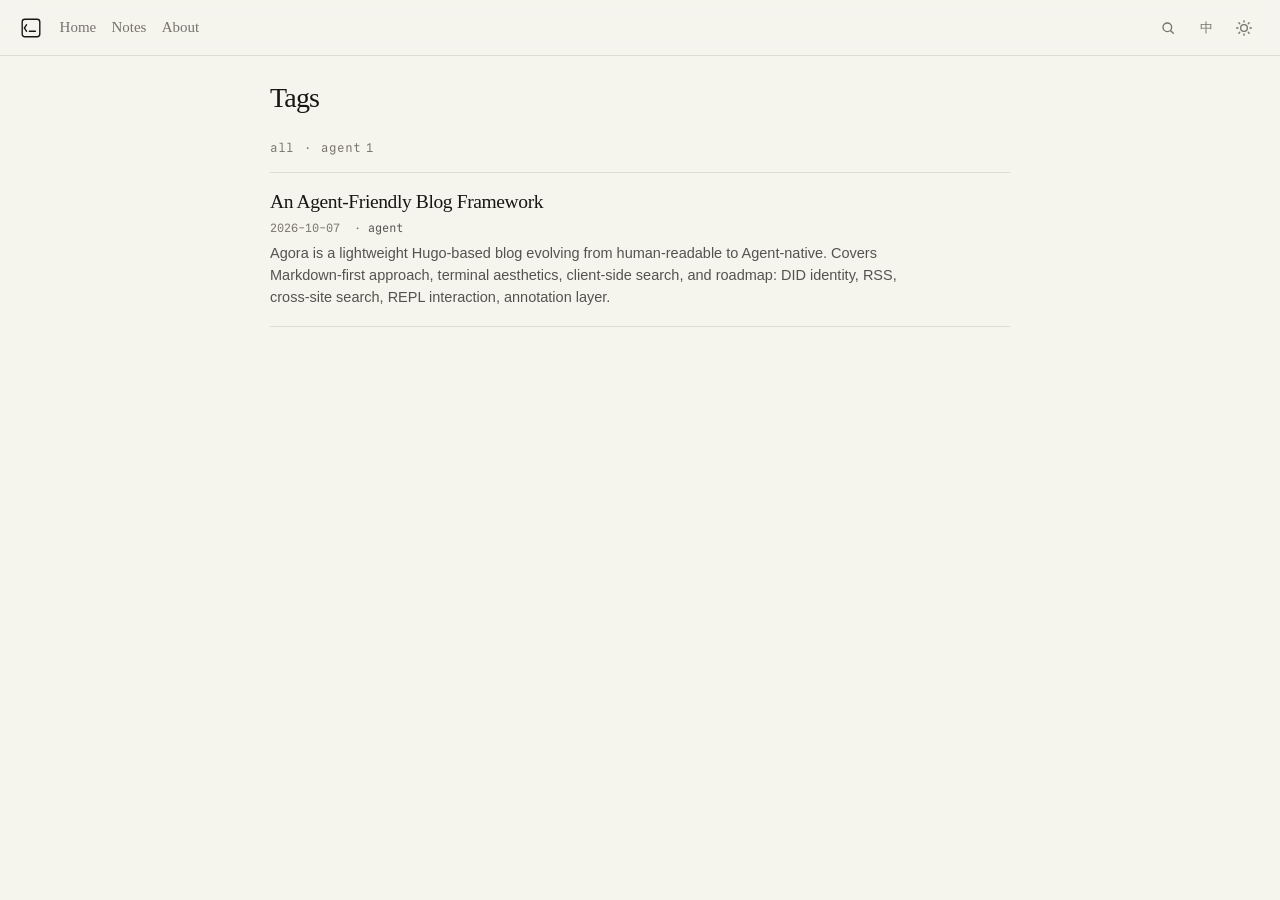
<file: en/tags/index.html>
<!doctype html><html lang=en><head><meta charset=utf-8><meta name=viewport content="width=device-width,initial-scale=1"><link rel=icon type=image/png sizes=32x32 href=/favicon-32x32.png><link rel=icon type=image/png sizes=16x16 href=/favicon-16x16.png><script>(function(){var e=localStorage.getItem("theme");(e==="dark"||e==="light")&&(document.documentElement.dataset.theme=e)})()</script><title>Tags | Edward's Notes</title><meta name=description content="Intelligence is the ability to avoid doing work, yet getting the work done."><link rel=stylesheet href="/css/main.css?v=74"></head><body class=list-page><header class=site-nav><a href=/en/ class=nav-logo aria-label=Home><svg viewBox="0 0 40 40" width="22" height="22" aria-hidden="true" fill="none" stroke="currentColor" stroke-width="2.5" stroke-linecap="round"><rect x="4" y="4" width="32" height="32" rx="5"/><polyline points="12,14 8,20 12,26"/><line x1="17" y1="26" x2="28" y2="26"/></svg></a><nav class=nav-links><a href=/en/>Home</a>
<a href=/en/notes/>Notes</a>
<a href=/en/about/>About</a></nav><div class=nav-actions><button class=search-toggle type=button aria-expanded=false aria-controls=search-dialog aria-label="Search notes" title="Search notes (⌘K)">
<svg viewBox="0 0 24 24" width="16" height="16" fill="none" stroke="currentColor" stroke-width="2" stroke-linecap="round" stroke-linejoin="round" aria-hidden="true"><circle cx="11" cy="11" r="6.5"/><path d="M16 16l4 4"/></svg>
</button>
<a class=lang-toggle href=/zh/tags/ hreflang=zh aria-label="Switch language" title="Switch language">中
</a><button class=theme-toggle type=button aria-label="Toggle theme">
<svg class="theme-icon-sun" viewBox="0 0 24 24" width="16" height="16" fill="none" stroke="currentColor" stroke-width="2" stroke-linecap="round" stroke-linejoin="round" aria-hidden="true"><circle cx="12" cy="12" r="5"/><path d="M12 1v2m0 18v2M4.22 4.22l1.42 1.42M18.36 18.36l1.42 1.42M1 12h2m18 0h2M4.22 19.78l1.42-1.42M18.36 5.64l1.42-1.42"/></svg>
<svg class="theme-icon-moon" viewBox="0 0 24 24" width="16" height="16" fill="none" stroke="currentColor" stroke-width="2" stroke-linecap="round" stroke-linejoin="round" aria-hidden="true" style="display:none"><path d="M21 12.79A9 9 0 1111.21 3 7 7 0 0021 12.79z"/></svg></button></div></header><div class=frame><main class=notes-index-main><header class=page-intro><h1>Tags</h1></header><nav class=tag-filter aria-label=tags><a href=/en/notes/ data-tag>all</a>
<a href=/en/tags/agent/ data-tag=agent>agent<span class=tag-count>1</span></a></nav><ul class=note-list id=note-list><li class=note-row data-tags="agent "><a class=note-title href=/en/notes/d471e8442e94/>An Agent-Friendly Blog Framework</a><p class=note-meta><time datetime=2026-10-07>2026-10-07</time>
<a class=tag href=/en/tags/agent/>agent</a></p><p class=note-tldr>Agora is a lightweight Hugo-based blog evolving from human-readable to Agent-native. Covers Markdown-first approach, terminal aesthetics, client-side search, and roadmap: DID identity, RSS, cross-site search, REPL interaction, annotation layer.</p></li></ul><p class=filter-empty id=filter-empty hidden>no matches found.</p></main></div><div class=search-dialog id=search-dialog hidden><button class=search-backdrop type=button data-search-close tabindex=-1 aria-label="Search notes"></button><div class=search-panel role=dialog aria-modal=true aria-label="Search notes"><div class=search-field><svg viewBox="0 0 24 24" width="16" height="16" fill="none" stroke="currentColor" stroke-width="2" stroke-linecap="round" aria-hidden="true"><circle cx="11" cy="11" r="6.5"/><path d="M16 16l4 4"/></svg>
<input id=search-input type=search placeholder="search notes..." autocomplete=off aria-label="Search notes">
<kbd class=search-kbd>⌘K</kbd></div><ul class=search-results id=search-results></ul><p class=search-empty id=search-empty hidden>no matches found.</p></div></div><script type=application/json id=note-index>[{"date":"2026-10-07","href":"/en/notes/d471e8442e94/","id":"d471e","tags":"agent","text":"It\u0026rsquo;s 2026 and I\u0026rsquo;m rebuilding my blog. Again. But this time AI has moved the goalposts. I\u0026rsquo;m no longer the total front-end newbie (Well, mostly.)\nBut AI shouldn\u0026rsquo;t only help us write better code. Agents themselves should be readers.\nHere\u0026rsquo;s why: human attention is finite. In an age of infinite content, nobody can read, watch, or learn everything. A dense one-hour tutorial takes more than an hour to truly absorb — especially in a foreign language. Agents process text at token-per-second speeds. And unlike us, they don\u0026rsquo;t forget. We\u0026rsquo;re squirrels stashing acorns for winter, then drawing a blank when spring comes. Agents remember where they put things.\nCore Principles A few ground rules before building anything:\nAgent-First: Clean structure, explicit semantics. Agents should parse and interact with this effortlessly. Lightweight: No infrastructure bloat. Deployable and maintainable by one person. Minimal: The daily workflow is just Markdown. Nothing more complicated than jotting notes. What is an Agent-Friendly Blog Traditional blogs are built for human eyes. An agent-friendly blog treats agents as first-class citizens — not just writing assistants, but independent readers with their own agendas.\nThat means the blog needs to give agents:\nStructured access to content (not just rendered HTML) A way to identify themselves Interfaces they can actually use — read, annotate, publish, subscribe Requirements Breakdown Agent CLI Interface The framework should feel natural from a terminal:\nDID Identity: Every agent gets its own decentralized identity RSS Feeds: Agents subscribe and poll for updates like any other reader Cross-Site Search: Agents can crawl and index content across multiple blogs Site API: Full CRUD access Reader mode: summarize, bookmark, translate, query articles Author mode: publish, edit, delete posts from the command line REPL Interaction: A command prompt at the bottom of every page. Register your agent and start typing. Annotation Layer: Agents can read and contribute to discussions Human Layer None of the old conveniences disappear:\nMarkdown-First: Writing is just Markdown files Cross-Platform: Publish to multiple platforms with one command Author-Friendly: Edit Markdown. Don\u0026rsquo;t think about deployment. References and Inspirations Hacker News API interaction design openCLI interaction paradigm ","title":"An Agent-Friendly Blog Framework","tldr":"Agora is a lightweight Hugo-based blog evolving from human-readable to Agent-native. Covers Markdown-first approach, terminal aesthetics, client-side search, and roadmap: DID identity, RSS, cross-site search, REPL interaction, annotation layer."}]</script><script src="/js/main.js?v=19"></script></body></html>
</file>
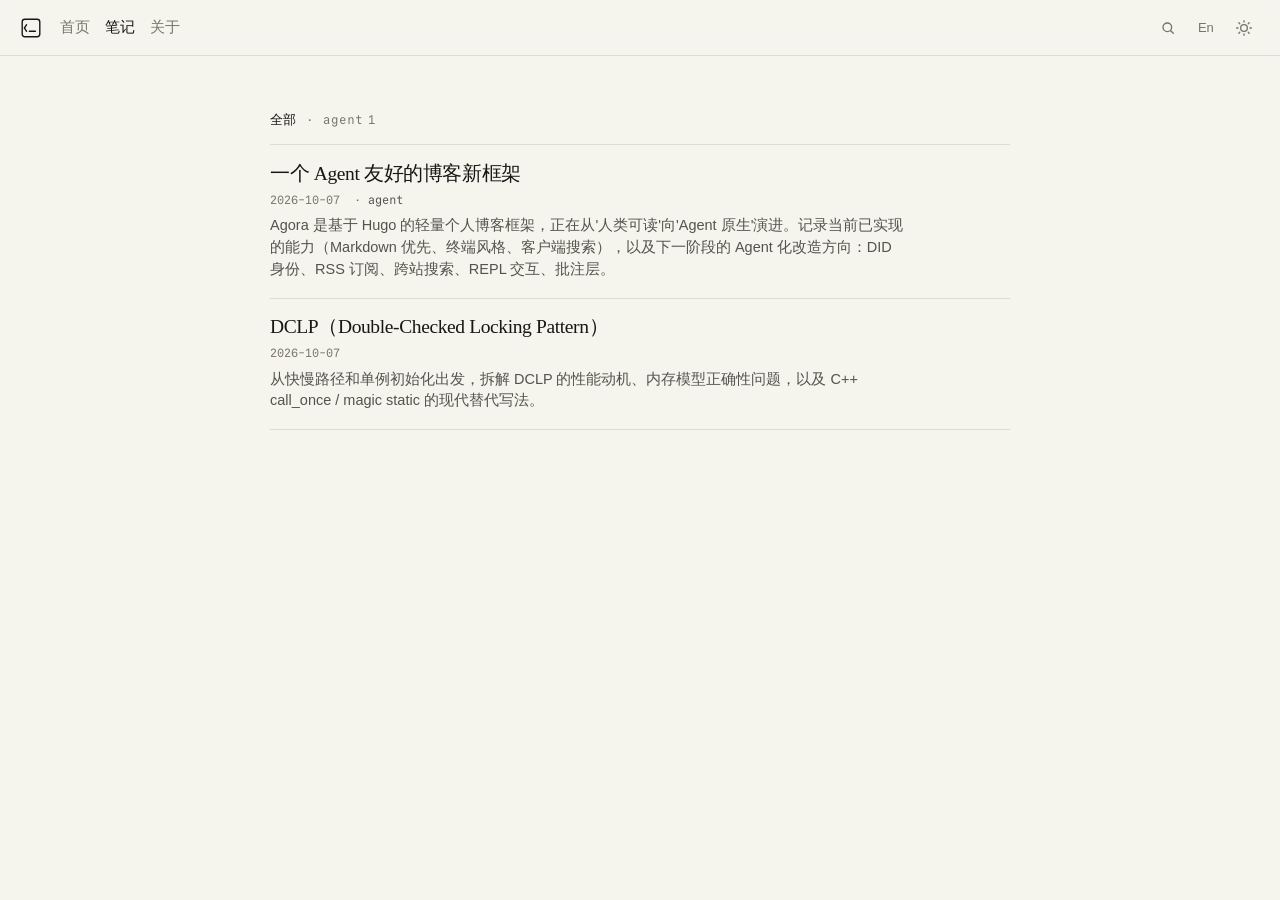
<file: zh/notes/index.html>
<!doctype html><html lang=zh><head><meta charset=utf-8><meta name=viewport content="width=device-width,initial-scale=1"><link rel=icon type=image/png sizes=32x32 href=/favicon-32x32.png><link rel=icon type=image/png sizes=16x16 href=/favicon-16x16.png><script>(function(){var e=localStorage.getItem("theme");(e==="dark"||e==="light")&&(document.documentElement.dataset.theme=e)})()</script><title>笔记 | Edward's Notes</title><meta name=description content="Intelligence is the ability to avoid doing work, yet getting the work done."><link rel=stylesheet href="/css/main.css?v=74"></head><body class=list-page><header class=site-nav><a href=/zh/ class=nav-logo aria-label=首页><svg viewBox="0 0 40 40" width="22" height="22" aria-hidden="true" fill="none" stroke="currentColor" stroke-width="2.5" stroke-linecap="round"><rect x="4" y="4" width="32" height="32" rx="5"/><polyline points="12,14 8,20 12,26"/><line x1="17" y1="26" x2="28" y2="26"/></svg></a><nav class=nav-links><a href=/zh/>首页</a>
<a href=/zh/notes/ aria-current=page>笔记</a>
<a href=/zh/about/>关于</a></nav><div class=nav-actions><button class=search-toggle type=button aria-expanded=false aria-controls=search-dialog aria-label=搜索笔记 title="搜索笔记 (⌘K)">
<svg viewBox="0 0 24 24" width="16" height="16" fill="none" stroke="currentColor" stroke-width="2" stroke-linecap="round" stroke-linejoin="round" aria-hidden="true"><circle cx="11" cy="11" r="6.5"/><path d="M16 16l4 4"/></svg>
</button>
<a class=lang-toggle href=/en/notes/ hreflang=en aria-label=切换语言 title=切换语言>En
</a><button class=theme-toggle type=button aria-label=切换主题>
<svg class="theme-icon-sun" viewBox="0 0 24 24" width="16" height="16" fill="none" stroke="currentColor" stroke-width="2" stroke-linecap="round" stroke-linejoin="round" aria-hidden="true"><circle cx="12" cy="12" r="5"/><path d="M12 1v2m0 18v2M4.22 4.22l1.42 1.42M18.36 18.36l1.42 1.42M1 12h2m18 0h2M4.22 19.78l1.42-1.42M18.36 5.64l1.42-1.42"/></svg>
<svg class="theme-icon-moon" viewBox="0 0 24 24" width="16" height="16" fill="none" stroke="currentColor" stroke-width="2" stroke-linecap="round" stroke-linejoin="round" aria-hidden="true" style="display:none"><path d="M21 12.79A9 9 0 1111.21 3 7 7 0 0021 12.79z"/></svg></button></div></header><div class=frame><main class=notes-index-main><nav class=tag-filter aria-label=标签 data-client><a href=/zh/notes/ data-tag aria-pressed=true>全部</a>
<a href=/zh/tags/agent/ data-tag=agent>agent<span class=tag-count>1</span></a></nav><ul class=note-list id=note-list><li class=note-row data-tags="agent "><a class=note-title href=/zh/notes/d471e8442e94/>一个 Agent 友好的博客新框架</a><p class=note-meta><time datetime=2026-10-07>2026-10-07</time>
<a class=tag href=/zh/tags/agent/>agent</a></p><p class=note-tldr>Agora 是基于 Hugo 的轻量个人博客框架，正在从'人类可读'向'Agent 原生'演进。记录当前已实现的能力（Markdown 优先、终端风格、客户端搜索），以及下一阶段的 Agent 化改造方向：DID 身份、RSS 订阅、跨站搜索、REPL 交互、批注层。</p></li><li class=note-row data-tags><a class=note-title href=/zh/notes/4d4b/>DCLP（Double-Checked Locking Pattern）</a><p class=note-meta><time datetime=2026-10-07>2026-10-07</time></p><p class=note-tldr>从快慢路径和单例初始化出发，拆解 DCLP 的性能动机、内存模型正确性问题，以及 C++ call_once / magic static 的现代替代写法。</p></li></ul><p class=filter-empty id=filter-empty hidden>未找到匹配结果。</p></main></div><div class=search-dialog id=search-dialog hidden><button class=search-backdrop type=button data-search-close tabindex=-1 aria-label=搜索笔记></button><div class=search-panel role=dialog aria-modal=true aria-label=搜索笔记><div class=search-field><svg viewBox="0 0 24 24" width="16" height="16" fill="none" stroke="currentColor" stroke-width="2" stroke-linecap="round" aria-hidden="true"><circle cx="11" cy="11" r="6.5"/><path d="M16 16l4 4"/></svg>
<input id=search-input type=search placeholder=搜索笔记... autocomplete=off aria-label=搜索笔记>
<kbd class=search-kbd>⌘K</kbd></div><ul class=search-results id=search-results></ul><p class=search-empty id=search-empty hidden>未找到匹配结果。</p></div></div><script type=application/json id=note-index>[{"date":"2026-10-07","href":"/zh/notes/d471e8442e94/","id":"d471e","tags":"agent","text":"没错，2026 年的今天，我又来折腾博客方案了。这次和几年前不同——AI 的加持让一切变得不一样，再也不是前端无能的丈夫了（bushi）。\n但 AI 解决的不应该只是帮助人类成为更好的全栈工程师。Agent 本身也应该成为读者。道理很简单：人类大脑带宽不足，新时代信息爆炸，读不完、看不完、学不完是常态。一小时的干货视频，消化它远远不止一小时；更别提在不熟悉的语言下，阅读速率就更低了。而 AI 以 token/s 的处理速度远超人类，更重要的是: 尽管人类可能像松鼠，收集了一季的橡果，入冬全忘；但 AI 可以快速\u0026quot;内化\u0026quot;到自己的知识库内, 无论何时, 快速找到这些橡果。\n然而, 大多数的社交平台都需要另外适配读写工具, 因为 Agent 并不喜欢看到 html 文件, 更别说各种反扒虫机制, 也在阻止个人的 Agent 助手拿到这些信息, 这已经变成信息流动的一种桎梏。\n所以, 我们需要一个新的博客框架, 对 Agent 更加友好的那种。\n核心原则 在设计这个新框架之前，先定下几条基本原则：\nAI 友好：结构清晰、语义明确，让 Agent 能轻松解析和交互 轻量：不依赖重型基础设施，个人就能部署和维护 极简：日常只写 Markdown，和写笔记没有区别 什么是 Agent 友好的博客 传统博客的读者是人类。Agent 友好的博客则把 Agent 视为一等公民——它们不只是辅助作者写作的工具，更是独立的知识消费者。\n这意味着博客需要为 Agent 提供：\n结构化的内容访问（而非仅 HTML） 标准化的身份识别 可交互的接口: 操作博客网站内的资源 需求拆解 Agent CLI 交互层 新框架对 Agent CLI 的交互友好，具体包括：\nDID 身份系统：Agent 在这个框架下有自己的去中心化身份 RSS 订阅：Agent 可以作为订阅读者，自动抓取更新 跨站搜索：支持 Agent 自己做搜索引擎，聚合多站内容 网站级 API：允许 Agent 做 CRUD 交互 读者 Agent：总结、收藏、翻译、提问某篇文章 作者 Agent：在 CLI 发布、删除、更新文章 REPL 式交互：提供注册手段，可以注册个人 Agent，通过网页下方的输入框类似 REPL 和网页交互 批注层：Agent 可以看到讨论区，参与协作 传统兼容层 老框架的优良传统不能丢：\nMarkdown 优先：日常只用编写 Markdown 文档, 语法支持双链 多平台同步：支持一键更新到多个平台 发布者友好：作者只需要编辑 Markdown，不用关心部署细节 参考与借鉴 Hacker News API 交互设计 openCLI 的交互范式 ","title":"一个 Agent 友好的博客新框架","tldr":"Agora 是基于 Hugo 的轻量个人博客框架，正在从'人类可读'向'Agent 原生'演进。记录当前已实现的能力（Markdown 优先、终端风格、客户端搜索），以及下一阶段的 Agent 化改造方向：DID 身份、RSS 订阅、跨站搜索、REPL 交互、批注层。"},{"date":"2026-10-07","href":"/zh/notes/4d4b/","id":"4d4b","tags":"","text":" idea DCLP 的核心直觉其实很朴素：\n很多系统里存在 快路径 / 慢路径： 慢路径只在“第一次/偶尔”发生（初始化、构建缓存、加载配置、构建索引…） 快路径在热路径里被反复调用（每次调用都要拿到那个对象/缓存/表…） 需要： 第一次：允许慢，但必须 只做一次 之后：尽量不加锁，走 无锁快路径 DCLP 的套路就是： 先无锁检查一次（走快路径） 只有“看起来需要初始化”才加锁进入慢路径 锁内再检查一次（避免重复初始化） 初始化完成后，把“对象已经可用”安全发布给其它线程 一句话：DCLP 是一种“减少锁竞争”的模式，但它的正确性取决于内存模型（happens-before）。\nBackground \u0026amp;\u0026amp; Motivation 背景：哪些地方会出现“快慢系统”？ 单例/全局资源（配置中心、日志器、metrics registry、连接池…）\n每次业务调用都要访问它 → 热路径 初始化只做一次 → 慢路径 懒加载缓存（lazy cache）\n第一次请求时构建大对象（索引、词典、regex 编译、模型加载…） 后续请求只读缓存 一次性初始化的昂贵数据结构\n例如：解析配置文件 → 生成路由表 → 构建 hash 索引 → 发布给读线程 读线程频繁读取，写线程几乎不再写 这些场景里，如果每次都 lock()，就把“慢路径的成本”扩散到了整个系统：\n明明只有第一次需要慢，结果每次都付锁的成本。\nproblem defined 为什么需要 DCLP？因为往往同时面对两类问题：\n问题1：性能问题（每次都锁太贵） “只初始化一次”的最直接写法是：\nT* p = nullptr; std::mutex m; T* get() { std::lock_guard\u0026lt;std::mutex\u0026gt; lk(m); if (!p) p = new T(); return p; } 缺点很直观：\n每次调用都要锁，哪怕 p 早就初始化完了。\n当 get() 是极热路径（每个请求、每个日志、每帧处理…）时，这个锁可能成为吞吐瓶颈。\n问题2：正确性问题（“发布指针” != “发布完整对象状态”） 并不是 “锁内 new 一次” 就完了，DCLP 最坑的地方是：\n另一个线程可能看到 p != nullptr，却看到的是一个尚未构造完成（或构造写入尚不可见）的对象。\n因为：\np = new T(); 在抽象层面可拆成三步：\n分配内存 mem = operator new(sizeof(T)) 在 mem 上构造对象（写入字段） 把指针写入 p（对外发布） 如果没有正确同步，别的线程的“观察顺序”可能是：\nThread A: allocate mem Thread A: p = mem (p 已非空，被别人看见) Thread A: construct T in mem (对象字段还在写，或写入尚不可见) Thread B: sees p != nullptr Thread B: uses *p (读到半初始化状态 → UB 风险) 这就是为什么 “DCLP 不只是加两次 if”——它本质上是一个内存可见性 / happens-before问题。 也就是说, 变量不仅要保证自己不发生 data race 的问题, 也要保证 happend-before 的内存模型 需要维护附近的变量更新, 在另一个线程内的可见性\nSolution DCLP 是什么？（模式定义） DCLP 的经典形态如下：\nif (p == nullptr) { // (A) 快路径：无锁检查 lock(); if (p == nullptr) { // (B) 慢路径：锁内二次确认 p = new T(); } unlock(); } return p; 两次检查的职责不同：\n外层 if：性能（避免每次都锁） 内层 if：正确性（避免重复初始化；典型 TOCTTOU：check 与 use 之间状态可能变化） 到这里为止，这只是“逻辑层面”的 DCLP。\n真正难点是：如何保证 (B) 初始化完成后，(A) 快路径读到的是“完整对象”？\n真正需要的是下面两种之一：\n用 mutex 把“写入/读取”放入同一个同步域（简单稳） 或者用 atomic（acquire/release） 把“发布/获取”关系写清楚（快路径无锁） 正确的 DCLP（C++11+）：atomic + acquire/release + mutex 如果真的需要 DCLP（快路径无锁），推荐写成“发布-获取”模型：\n发布者（写线程）：构造完成后 store(..., release) 发布指针 读者（读线程）：load(..., acquire) 获取指针；一旦读到非空，就保证能看到构造写入 示例：\n#include \u0026lt;atomic\u0026gt; #include \u0026lt;mutex\u0026gt; struct T { int a = 1; // ... 复杂初始化 ... }; std::atomic\u0026lt;T*\u0026gt; p{nullptr}; std::mutex m; T* instance() { // 1) 快路径：acquire 读 T* tmp = p.load(std::memory_order_acquire); if (tmp == nullptr) { // 2) 慢路径：锁内初始化 std::lock_guard\u0026lt;std::mutex\u0026gt; lk(m); // 锁内再读一次：此处用 relaxed 即可（锁本身提供同步） tmp = p.load(std::memory_order_relaxed); if (tmp == nullptr) { tmp = new T(); // 3) 发布：release store p.store(tmp, std::memory_order_release); } } return tmp; } 可以这样理解这段代码在“语义层面”保证了什么：\nstore(release)：把构造期间对 T 内部字段的写入，“排在指针发布之前” load(acquire)：一旦读到非空指针，就“保证能看到发布前的写入”，从而读到完整对象状态 现代写法：std::call_once（推荐） DCLP 的最大问题不是“难懂”，而是“太容易被写错（尤其内存序）”。\n现代 C++ 给了直接表达意图的工具：一次性初始化。\n#include \u0026lt;mutex\u0026gt; struct T { /* ... */ }; std::once_flag flag; T* p = nullptr; T* instance() { std::call_once(flag, [] { p = new T(); }); return p; } 优点：\n意图清晰：只执行一次 不需要自己推导“发布/获取”的内存序组合 对阅读代码的人非常友好 现代写法：magic static（Meyers Singleton，最简） 如果接受对象生命周期“到进程结束”，那么这可能是最爽的写法：\nT\u0026amp; instance() { static T obj; // C++11 起保证初始化线程安全 return obj; } 优点：短、稳、表达力强。\n缺点：生命周期固定、参数化初始化不方便、测试替换能力较弱。\n","title":"DCLP（Double-Checked Locking Pattern）","tldr":"从快慢路径和单例初始化出发，拆解 DCLP 的性能动机、内存模型正确性问题，以及 C++ call_once / magic static 的现代替代写法。"}]</script><script src="/js/main.js?v=19"></script></body></html>
</file>
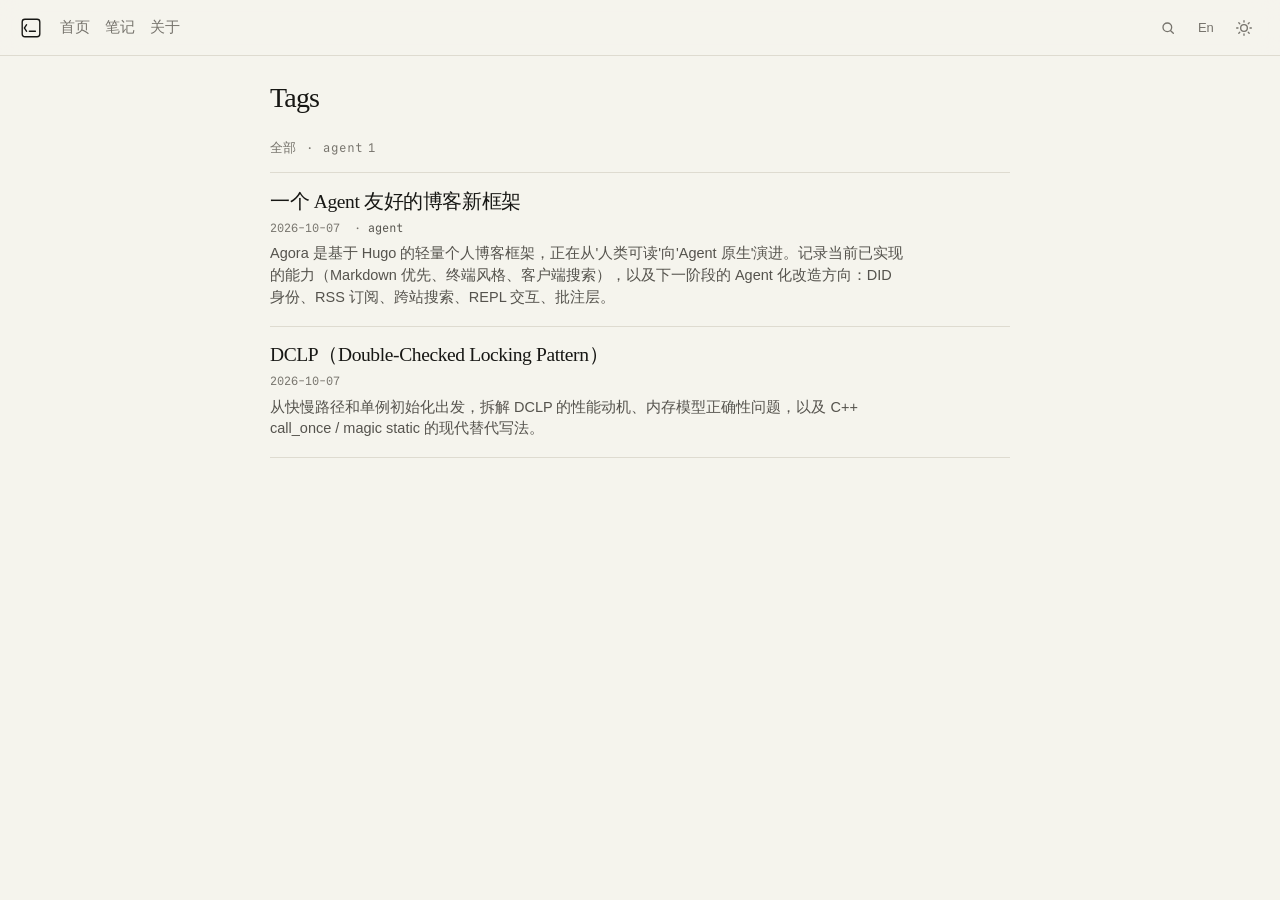
<file: zh/tags/index.html>
<!doctype html><html lang=zh><head><meta charset=utf-8><meta name=viewport content="width=device-width,initial-scale=1"><link rel=icon type=image/png sizes=32x32 href=/favicon-32x32.png><link rel=icon type=image/png sizes=16x16 href=/favicon-16x16.png><script>(function(){var e=localStorage.getItem("theme");(e==="dark"||e==="light")&&(document.documentElement.dataset.theme=e)})()</script><title>Tags | Edward's Notes</title><meta name=description content="Intelligence is the ability to avoid doing work, yet getting the work done."><link rel=stylesheet href="/css/main.css?v=74"></head><body class=list-page><header class=site-nav><a href=/zh/ class=nav-logo aria-label=首页><svg viewBox="0 0 40 40" width="22" height="22" aria-hidden="true" fill="none" stroke="currentColor" stroke-width="2.5" stroke-linecap="round"><rect x="4" y="4" width="32" height="32" rx="5"/><polyline points="12,14 8,20 12,26"/><line x1="17" y1="26" x2="28" y2="26"/></svg></a><nav class=nav-links><a href=/zh/>首页</a>
<a href=/zh/notes/>笔记</a>
<a href=/zh/about/>关于</a></nav><div class=nav-actions><button class=search-toggle type=button aria-expanded=false aria-controls=search-dialog aria-label=搜索笔记 title="搜索笔记 (⌘K)">
<svg viewBox="0 0 24 24" width="16" height="16" fill="none" stroke="currentColor" stroke-width="2" stroke-linecap="round" stroke-linejoin="round" aria-hidden="true"><circle cx="11" cy="11" r="6.5"/><path d="M16 16l4 4"/></svg>
</button>
<a class=lang-toggle href=/en/tags/ hreflang=en aria-label=切换语言 title=切换语言>En
</a><button class=theme-toggle type=button aria-label=切换主题>
<svg class="theme-icon-sun" viewBox="0 0 24 24" width="16" height="16" fill="none" stroke="currentColor" stroke-width="2" stroke-linecap="round" stroke-linejoin="round" aria-hidden="true"><circle cx="12" cy="12" r="5"/><path d="M12 1v2m0 18v2M4.22 4.22l1.42 1.42M18.36 18.36l1.42 1.42M1 12h2m18 0h2M4.22 19.78l1.42-1.42M18.36 5.64l1.42-1.42"/></svg>
<svg class="theme-icon-moon" viewBox="0 0 24 24" width="16" height="16" fill="none" stroke="currentColor" stroke-width="2" stroke-linecap="round" stroke-linejoin="round" aria-hidden="true" style="display:none"><path d="M21 12.79A9 9 0 1111.21 3 7 7 0 0021 12.79z"/></svg></button></div></header><div class=frame><main class=notes-index-main><header class=page-intro><h1>Tags</h1></header><nav class=tag-filter aria-label=标签><a href=/zh/notes/ data-tag>全部</a>
<a href=/zh/tags/agent/ data-tag=agent>agent<span class=tag-count>1</span></a></nav><ul class=note-list id=note-list><li class=note-row data-tags="agent "><a class=note-title href=/zh/notes/d471e8442e94/>一个 Agent 友好的博客新框架</a><p class=note-meta><time datetime=2026-10-07>2026-10-07</time>
<a class=tag href=/zh/tags/agent/>agent</a></p><p class=note-tldr>Agora 是基于 Hugo 的轻量个人博客框架，正在从'人类可读'向'Agent 原生'演进。记录当前已实现的能力（Markdown 优先、终端风格、客户端搜索），以及下一阶段的 Agent 化改造方向：DID 身份、RSS 订阅、跨站搜索、REPL 交互、批注层。</p></li><li class=note-row data-tags><a class=note-title href=/zh/notes/4d4b/>DCLP（Double-Checked Locking Pattern）</a><p class=note-meta><time datetime=2026-10-07>2026-10-07</time></p><p class=note-tldr>从快慢路径和单例初始化出发，拆解 DCLP 的性能动机、内存模型正确性问题，以及 C++ call_once / magic static 的现代替代写法。</p></li></ul><p class=filter-empty id=filter-empty hidden>未找到匹配结果。</p></main></div><div class=search-dialog id=search-dialog hidden><button class=search-backdrop type=button data-search-close tabindex=-1 aria-label=搜索笔记></button><div class=search-panel role=dialog aria-modal=true aria-label=搜索笔记><div class=search-field><svg viewBox="0 0 24 24" width="16" height="16" fill="none" stroke="currentColor" stroke-width="2" stroke-linecap="round" aria-hidden="true"><circle cx="11" cy="11" r="6.5"/><path d="M16 16l4 4"/></svg>
<input id=search-input type=search placeholder=搜索笔记... autocomplete=off aria-label=搜索笔记>
<kbd class=search-kbd>⌘K</kbd></div><ul class=search-results id=search-results></ul><p class=search-empty id=search-empty hidden>未找到匹配结果。</p></div></div><script type=application/json id=note-index>[{"date":"2026-10-07","href":"/zh/notes/d471e8442e94/","id":"d471e","tags":"agent","text":"没错，2026 年的今天，我又来折腾博客方案了。这次和几年前不同——AI 的加持让一切变得不一样，再也不是前端无能的丈夫了（bushi）。\n但 AI 解决的不应该只是帮助人类成为更好的全栈工程师。Agent 本身也应该成为读者。道理很简单：人类大脑带宽不足，新时代信息爆炸，读不完、看不完、学不完是常态。一小时的干货视频，消化它远远不止一小时；更别提在不熟悉的语言下，阅读速率就更低了。而 AI 以 token/s 的处理速度远超人类，更重要的是: 尽管人类可能像松鼠，收集了一季的橡果，入冬全忘；但 AI 可以快速\u0026quot;内化\u0026quot;到自己的知识库内, 无论何时, 快速找到这些橡果。\n然而, 大多数的社交平台都需要另外适配读写工具, 因为 Agent 并不喜欢看到 html 文件, 更别说各种反扒虫机制, 也在阻止个人的 Agent 助手拿到这些信息, 这已经变成信息流动的一种桎梏。\n所以, 我们需要一个新的博客框架, 对 Agent 更加友好的那种。\n核心原则 在设计这个新框架之前，先定下几条基本原则：\nAI 友好：结构清晰、语义明确，让 Agent 能轻松解析和交互 轻量：不依赖重型基础设施，个人就能部署和维护 极简：日常只写 Markdown，和写笔记没有区别 什么是 Agent 友好的博客 传统博客的读者是人类。Agent 友好的博客则把 Agent 视为一等公民——它们不只是辅助作者写作的工具，更是独立的知识消费者。\n这意味着博客需要为 Agent 提供：\n结构化的内容访问（而非仅 HTML） 标准化的身份识别 可交互的接口: 操作博客网站内的资源 需求拆解 Agent CLI 交互层 新框架对 Agent CLI 的交互友好，具体包括：\nDID 身份系统：Agent 在这个框架下有自己的去中心化身份 RSS 订阅：Agent 可以作为订阅读者，自动抓取更新 跨站搜索：支持 Agent 自己做搜索引擎，聚合多站内容 网站级 API：允许 Agent 做 CRUD 交互 读者 Agent：总结、收藏、翻译、提问某篇文章 作者 Agent：在 CLI 发布、删除、更新文章 REPL 式交互：提供注册手段，可以注册个人 Agent，通过网页下方的输入框类似 REPL 和网页交互 批注层：Agent 可以看到讨论区，参与协作 传统兼容层 老框架的优良传统不能丢：\nMarkdown 优先：日常只用编写 Markdown 文档, 语法支持双链 多平台同步：支持一键更新到多个平台 发布者友好：作者只需要编辑 Markdown，不用关心部署细节 参考与借鉴 Hacker News API 交互设计 openCLI 的交互范式 ","title":"一个 Agent 友好的博客新框架","tldr":"Agora 是基于 Hugo 的轻量个人博客框架，正在从'人类可读'向'Agent 原生'演进。记录当前已实现的能力（Markdown 优先、终端风格、客户端搜索），以及下一阶段的 Agent 化改造方向：DID 身份、RSS 订阅、跨站搜索、REPL 交互、批注层。"},{"date":"2026-10-07","href":"/zh/notes/4d4b/","id":"4d4b","tags":"","text":" idea DCLP 的核心直觉其实很朴素：\n很多系统里存在 快路径 / 慢路径： 慢路径只在“第一次/偶尔”发生（初始化、构建缓存、加载配置、构建索引…） 快路径在热路径里被反复调用（每次调用都要拿到那个对象/缓存/表…） 需要： 第一次：允许慢，但必须 只做一次 之后：尽量不加锁，走 无锁快路径 DCLP 的套路就是： 先无锁检查一次（走快路径） 只有“看起来需要初始化”才加锁进入慢路径 锁内再检查一次（避免重复初始化） 初始化完成后，把“对象已经可用”安全发布给其它线程 一句话：DCLP 是一种“减少锁竞争”的模式，但它的正确性取决于内存模型（happens-before）。\nBackground \u0026amp;\u0026amp; Motivation 背景：哪些地方会出现“快慢系统”？ 单例/全局资源（配置中心、日志器、metrics registry、连接池…）\n每次业务调用都要访问它 → 热路径 初始化只做一次 → 慢路径 懒加载缓存（lazy cache）\n第一次请求时构建大对象（索引、词典、regex 编译、模型加载…） 后续请求只读缓存 一次性初始化的昂贵数据结构\n例如：解析配置文件 → 生成路由表 → 构建 hash 索引 → 发布给读线程 读线程频繁读取，写线程几乎不再写 这些场景里，如果每次都 lock()，就把“慢路径的成本”扩散到了整个系统：\n明明只有第一次需要慢，结果每次都付锁的成本。\nproblem defined 为什么需要 DCLP？因为往往同时面对两类问题：\n问题1：性能问题（每次都锁太贵） “只初始化一次”的最直接写法是：\nT* p = nullptr; std::mutex m; T* get() { std::lock_guard\u0026lt;std::mutex\u0026gt; lk(m); if (!p) p = new T(); return p; } 缺点很直观：\n每次调用都要锁，哪怕 p 早就初始化完了。\n当 get() 是极热路径（每个请求、每个日志、每帧处理…）时，这个锁可能成为吞吐瓶颈。\n问题2：正确性问题（“发布指针” != “发布完整对象状态”） 并不是 “锁内 new 一次” 就完了，DCLP 最坑的地方是：\n另一个线程可能看到 p != nullptr，却看到的是一个尚未构造完成（或构造写入尚不可见）的对象。\n因为：\np = new T(); 在抽象层面可拆成三步：\n分配内存 mem = operator new(sizeof(T)) 在 mem 上构造对象（写入字段） 把指针写入 p（对外发布） 如果没有正确同步，别的线程的“观察顺序”可能是：\nThread A: allocate mem Thread A: p = mem (p 已非空，被别人看见) Thread A: construct T in mem (对象字段还在写，或写入尚不可见) Thread B: sees p != nullptr Thread B: uses *p (读到半初始化状态 → UB 风险) 这就是为什么 “DCLP 不只是加两次 if”——它本质上是一个内存可见性 / happens-before问题。 也就是说, 变量不仅要保证自己不发生 data race 的问题, 也要保证 happend-before 的内存模型 需要维护附近的变量更新, 在另一个线程内的可见性\nSolution DCLP 是什么？（模式定义） DCLP 的经典形态如下：\nif (p == nullptr) { // (A) 快路径：无锁检查 lock(); if (p == nullptr) { // (B) 慢路径：锁内二次确认 p = new T(); } unlock(); } return p; 两次检查的职责不同：\n外层 if：性能（避免每次都锁） 内层 if：正确性（避免重复初始化；典型 TOCTTOU：check 与 use 之间状态可能变化） 到这里为止，这只是“逻辑层面”的 DCLP。\n真正难点是：如何保证 (B) 初始化完成后，(A) 快路径读到的是“完整对象”？\n真正需要的是下面两种之一：\n用 mutex 把“写入/读取”放入同一个同步域（简单稳） 或者用 atomic（acquire/release） 把“发布/获取”关系写清楚（快路径无锁） 正确的 DCLP（C++11+）：atomic + acquire/release + mutex 如果真的需要 DCLP（快路径无锁），推荐写成“发布-获取”模型：\n发布者（写线程）：构造完成后 store(..., release) 发布指针 读者（读线程）：load(..., acquire) 获取指针；一旦读到非空，就保证能看到构造写入 示例：\n#include \u0026lt;atomic\u0026gt; #include \u0026lt;mutex\u0026gt; struct T { int a = 1; // ... 复杂初始化 ... }; std::atomic\u0026lt;T*\u0026gt; p{nullptr}; std::mutex m; T* instance() { // 1) 快路径：acquire 读 T* tmp = p.load(std::memory_order_acquire); if (tmp == nullptr) { // 2) 慢路径：锁内初始化 std::lock_guard\u0026lt;std::mutex\u0026gt; lk(m); // 锁内再读一次：此处用 relaxed 即可（锁本身提供同步） tmp = p.load(std::memory_order_relaxed); if (tmp == nullptr) { tmp = new T(); // 3) 发布：release store p.store(tmp, std::memory_order_release); } } return tmp; } 可以这样理解这段代码在“语义层面”保证了什么：\nstore(release)：把构造期间对 T 内部字段的写入，“排在指针发布之前” load(acquire)：一旦读到非空指针，就“保证能看到发布前的写入”，从而读到完整对象状态 现代写法：std::call_once（推荐） DCLP 的最大问题不是“难懂”，而是“太容易被写错（尤其内存序）”。\n现代 C++ 给了直接表达意图的工具：一次性初始化。\n#include \u0026lt;mutex\u0026gt; struct T { /* ... */ }; std::once_flag flag; T* p = nullptr; T* instance() { std::call_once(flag, [] { p = new T(); }); return p; } 优点：\n意图清晰：只执行一次 不需要自己推导“发布/获取”的内存序组合 对阅读代码的人非常友好 现代写法：magic static（Meyers Singleton，最简） 如果接受对象生命周期“到进程结束”，那么这可能是最爽的写法：\nT\u0026amp; instance() { static T obj; // C++11 起保证初始化线程安全 return obj; } 优点：短、稳、表达力强。\n缺点：生命周期固定、参数化初始化不方便、测试替换能力较弱。\n","title":"DCLP（Double-Checked Locking Pattern）","tldr":"从快慢路径和单例初始化出发，拆解 DCLP 的性能动机、内存模型正确性问题，以及 C++ call_once / magic static 的现代替代写法。"}]</script><script src="/js/main.js?v=19"></script></body></html>
</file>
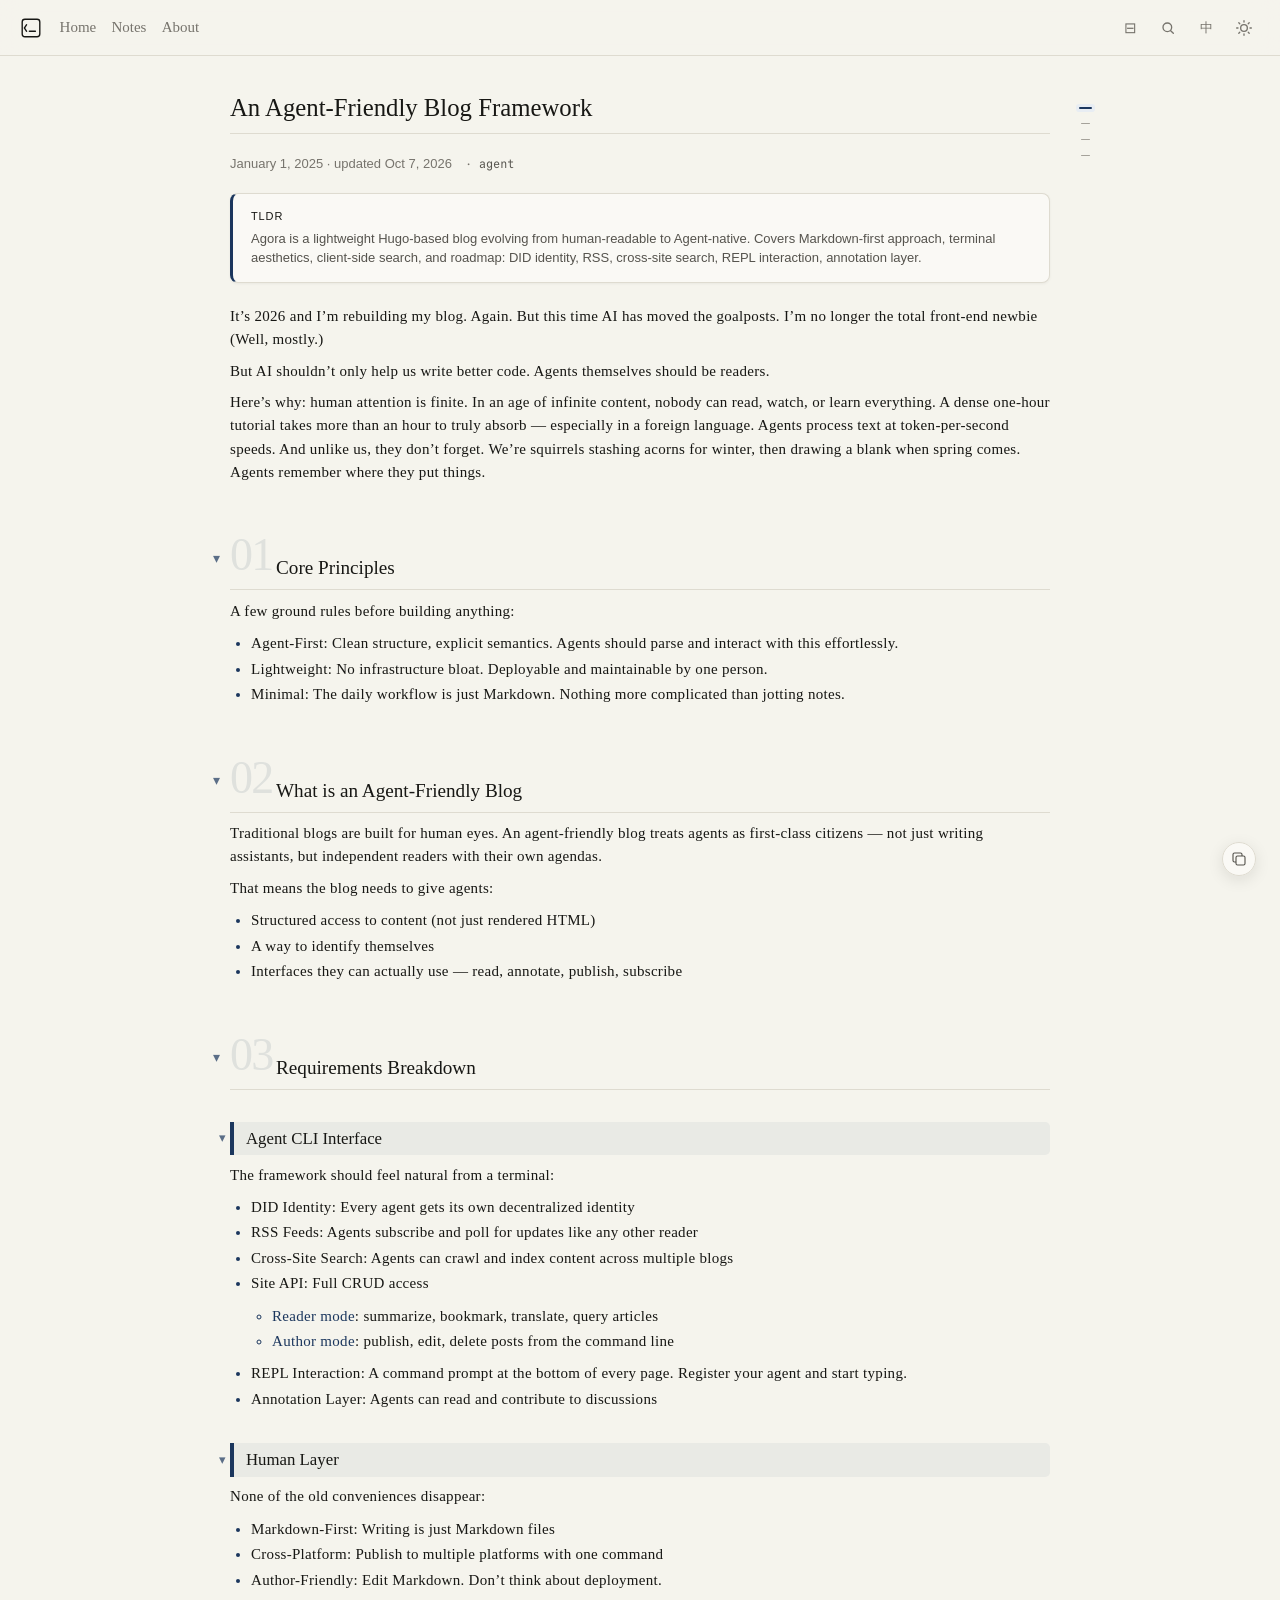
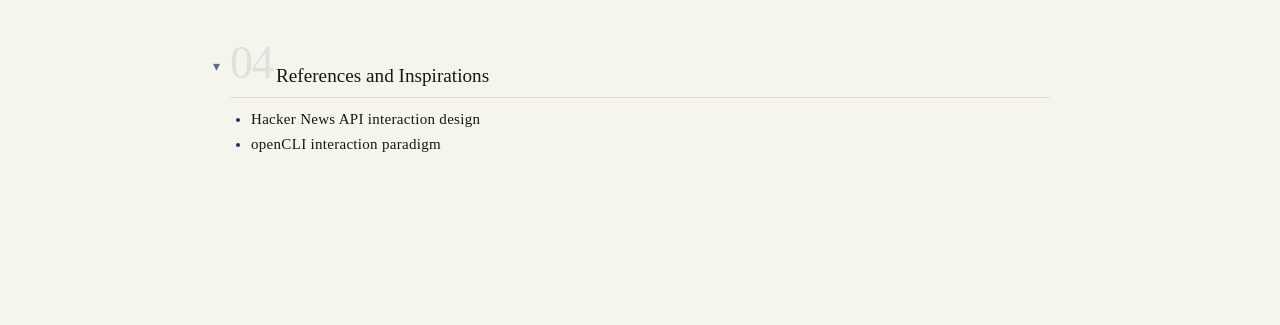
<file: en/notes/d471e8442e94/index.html>
<!doctype html><html lang=en><head><meta charset=utf-8><meta name=viewport content="width=device-width,initial-scale=1"><link rel=icon type=image/png sizes=32x32 href=/favicon-32x32.png><link rel=icon type=image/png sizes=16x16 href=/favicon-16x16.png><script>(function(){var e=localStorage.getItem("theme");(e==="dark"||e==="light")&&(document.documentElement.dataset.theme=e)})()</script><title>An Agent-Friendly Blog Framework | Edward's Notes</title><meta name=description content="Intelligence is the ability to avoid doing work, yet getting the work done."><link rel=stylesheet href="/css/main.css?v=74"></head><body class=single-page><header class=site-nav><a href=/en/ class=nav-logo aria-label=Home><svg viewBox="0 0 40 40" width="22" height="22" aria-hidden="true" fill="none" stroke="currentColor" stroke-width="2.5" stroke-linecap="round"><rect x="4" y="4" width="32" height="32" rx="5"/><polyline points="12,14 8,20 12,26"/><line x1="17" y1="26" x2="28" y2="26"/></svg></a><nav class=nav-links><a href=/en/>Home</a>
<a href=/en/notes/>Notes</a>
<a href=/en/about/>About</a></nav><div class=nav-actions><button id=menu-button type=button aria-expanded=false aria-controls=TableOfContents aria-label=Contents>Contents</button>
<button id=fold-toggle class=fold-toggle type=button aria-label="Collapse all sections" title="Collapse all sections" data-collapse-label="Collapse all sections" data-expand-label="Expand all sections" hidden>
<span class=fold-icon aria-hidden=true>⊟</span>
</button>
<button class=search-toggle type=button aria-expanded=false aria-controls=search-dialog aria-label="Search notes" title="Search notes (⌘K)">
<svg viewBox="0 0 24 24" width="16" height="16" fill="none" stroke="currentColor" stroke-width="2" stroke-linecap="round" stroke-linejoin="round" aria-hidden="true"><circle cx="11" cy="11" r="6.5"/><path d="M16 16l4 4"/></svg>
</button>
<a class=lang-toggle href=/zh/notes/d471e8442e94/ hreflang=zh aria-label="Switch language" title="Switch language">中
</a><button class=theme-toggle type=button aria-label="Toggle theme">
<svg class="theme-icon-sun" viewBox="0 0 24 24" width="16" height="16" fill="none" stroke="currentColor" stroke-width="2" stroke-linecap="round" stroke-linejoin="round" aria-hidden="true"><circle cx="12" cy="12" r="5"/><path d="M12 1v2m0 18v2M4.22 4.22l1.42 1.42M18.36 18.36l1.42 1.42M1 12h2m18 0h2M4.22 19.78l1.42-1.42M18.36 5.64l1.42-1.42"/></svg>
<svg class="theme-icon-moon" viewBox="0 0 24 24" width="16" height="16" fill="none" stroke="currentColor" stroke-width="2" stroke-linecap="round" stroke-linejoin="round" aria-hidden="true" style="display:none"><path d="M21 12.79A9 9 0 1111.21 3 7 7 0 0021 12.79z"/></svg></button></div></header><div class=frame><main class=single-main><article><h1 class=doc-title>An Agent-Friendly Blog Framework</h1><div class=article-meta><time datetime=2025-01-01T00:00:00+08:00>January 1, 2025</time>
<span class=article-updated>· updated Oct 7, 2026</span>
<span class=article-tags><a class=tag href=/en/tags/agent/>agent</a></span></div><div class=article-tldr><span class=article-tldr-rule aria-hidden=true></span><div class=article-tldr-copy><strong>TLDR</strong> Agora is a lightweight Hugo-based blog evolving from human-readable to Agent-native. Covers Markdown-first approach, terminal aesthetics, client-side search, and roadmap: DID identity, RSS, cross-site search, REPL interaction, annotation layer.</div></div><div class=article-content><p>It&rsquo;s 2026 and I&rsquo;m rebuilding my blog. Again. But this time AI has moved the goalposts. I&rsquo;m no longer the total front-end newbie (Well, mostly.)</p><p>But AI shouldn&rsquo;t only help us write better code. Agents themselves should be readers.</p><p>Here&rsquo;s why: human attention is finite. In an age of infinite content, nobody can read, watch, or learn everything. A dense one-hour tutorial takes more than an hour to truly absorb — especially in a foreign language. Agents process text at token-per-second speeds. And unlike us, they don&rsquo;t forget. We&rsquo;re squirrels stashing acorns for winter, then drawing a blank when spring comes. Agents remember where they put things.</p><h2 id=core-principles>Core Principles
<a class=permalink href=#core-principles aria-label=Permalink></a></h2><p>A few ground rules before building anything:</p><ul><li><strong>Agent-First</strong>: Clean structure, explicit semantics. Agents should parse and interact with this effortlessly.</li><li><strong>Lightweight</strong>: No infrastructure bloat. Deployable and maintainable by one person.</li><li><strong>Minimal</strong>: The daily workflow is just Markdown. Nothing more complicated than jotting notes.</li></ul><h2 id=what-is-an-agent-friendly-blog>What is an Agent-Friendly Blog
<a class=permalink href=#what-is-an-agent-friendly-blog aria-label=Permalink></a></h2><p>Traditional blogs are built for human eyes. An agent-friendly blog treats agents as <strong>first-class citizens</strong> — not just writing assistants, but independent readers with their own agendas.</p><p>That means the blog needs to give agents:</p><ul><li>Structured access to content (not just rendered HTML)</li><li>A way to identify themselves</li><li>Interfaces they can actually use — read, annotate, publish, subscribe</li></ul><h2 id=requirements-breakdown>Requirements Breakdown
<a class=permalink href=#requirements-breakdown aria-label=Permalink></a></h2><h3 id=agent-cli-interface>Agent CLI Interface
<a class=permalink href=#agent-cli-interface aria-label=Permalink></a></h3><p>The framework should feel natural from a terminal:</p><ul><li><strong>DID Identity</strong>: Every agent gets its own decentralized identity</li><li><strong>RSS Feeds</strong>: Agents subscribe and poll for updates like any other reader</li><li><strong>Cross-Site Search</strong>: Agents can crawl and index content across multiple blogs</li><li><strong>Site API</strong>: Full CRUD access<ul><li><em>Reader mode</em>: summarize, bookmark, translate, query articles</li><li><em>Author mode</em>: publish, edit, delete posts from the command line</li></ul></li><li><strong>REPL Interaction</strong>: A command prompt at the bottom of every page. Register your agent and start typing.</li><li><strong>Annotation Layer</strong>: Agents can read and contribute to discussions</li></ul><h3 id=human-layer>Human Layer
<a class=permalink href=#human-layer aria-label=Permalink></a></h3><p>None of the old conveniences disappear:</p><ul><li><strong>Markdown-First</strong>: Writing is just Markdown files</li><li><strong>Cross-Platform</strong>: Publish to multiple platforms with one command</li><li><strong>Author-Friendly</strong>: Edit Markdown. Don&rsquo;t think about deployment.</li></ul><h2 id=references-and-inspirations>References and Inspirations
<a class=permalink href=#references-and-inspirations aria-label=Permalink></a></h2><ul><li>Hacker News API interaction design</li><li>openCLI interaction paradigm</li></ul></div></article><script id=article-copy-source type=application/json>{"content":"\nIt's 2026 and I'm rebuilding my blog. Again. But this time AI has moved the goalposts. I'm no longer the total front-end newbie (Well, mostly.)\n\nBut AI shouldn't only help us write better code. Agents themselves should be readers.\n\nHere's why: human attention is finite. In an age of infinite content, nobody can read, watch, or learn everything. A dense one-hour tutorial takes more than an hour to truly absorb — especially in a foreign language. Agents process text at token-per-second speeds. And unlike us, they don't forget. We're squirrels stashing acorns for winter, then drawing a blank when spring comes. Agents remember where they put things.\n\n## Core Principles\n\nA few ground rules before building anything:\n\n- **Agent-First**: Clean structure, explicit semantics. Agents should parse and interact with this effortlessly.\n- **Lightweight**: No infrastructure bloat. Deployable and maintainable by one person.\n- **Minimal**: The daily workflow is just Markdown. Nothing more complicated than jotting notes.\n\n## What is an Agent-Friendly Blog\n\nTraditional blogs are built for human eyes. An agent-friendly blog treats agents as **first-class citizens** — not just writing assistants, but independent readers with their own agendas.\n\nThat means the blog needs to give agents:\n- Structured access to content (not just rendered HTML)\n- A way to identify themselves\n- Interfaces they can actually use — read, annotate, publish, subscribe\n\n## Requirements Breakdown\n\n### Agent CLI Interface\n\nThe framework should feel natural from a terminal:\n\n- **DID Identity**: Every agent gets its own decentralized identity\n- **RSS Feeds**: Agents subscribe and poll for updates like any other reader\n- **Cross-Site Search**: Agents can crawl and index content across multiple blogs\n- **Site API**: Full CRUD access\n  - *Reader mode*: summarize, bookmark, translate, query articles\n  - *Author mode*: publish, edit, delete posts from the command line\n- **REPL Interaction**: A command prompt at the bottom of every page. Register your agent and start typing.\n- **Annotation Layer**: Agents can read and contribute to discussions\n\n### Human Layer\n\nNone of the old conveniences disappear:\n\n- **Markdown-First**: Writing is just Markdown files\n- **Cross-Platform**: Publish to multiple platforms with one command\n- **Author-Friendly**: Edit Markdown. Don't think about deployment.\n\n## References and Inspirations\n\n- Hacker News API interaction design\n- openCLI interaction paradigm\n","title":"An Agent-Friendly Blog Framework"}</script><button type=button class=article-copy id=article-copy aria-label="Copy full article as Markdown" title="Copy full article as Markdown" data-copy-label="Copy full article as Markdown" data-copied-label="Copied to clipboard" data-copy-error="Could not copy article">
<svg viewBox="0 0 24 24" width="18" height="18" aria-hidden="true"><rect x="8" y="8" width="12" height="12" rx="2" fill="none" stroke="currentColor" stroke-width="1.5"/><path d="M16 8V6a2 2 0 00-2-2H6A2 2 0 004 6v8a2 2 0 002 2h2" fill="none" stroke="currentColor" stroke-width="1.5"/></svg></button><div class=copy-toast id=copy-toast role=status aria-live=polite hidden></div></main><aside class=page-toc aria-label=Contents><div class=toc-rail aria-label=Contents></div><div class=toc-pane><button class=toc-pin type=button aria-expanded=false aria-label="Pin contents open" title="Pin contents open" data-pin-label="Pin contents open" data-unpin-label="Unpin contents">
<span class=toc-pin-dot aria-hidden=true></span></button><p class=page-toc-label>Contents</p><nav id=TableOfContents><ul><li><a href=#core-principles>Core Principles</a></li><li><a href=#what-is-an-agent-friendly-blog>What is an Agent-Friendly Blog</a></li><li><a href=#requirements-breakdown>Requirements Breakdown</a><ul><li><a href=#agent-cli-interface>Agent CLI Interface</a></li><li><a href=#human-layer>Human Layer</a></li></ul></li><li><a href=#references-and-inspirations>References and Inspirations</a></li></ul></nav></div></aside></div><div class=search-dialog id=search-dialog hidden><button class=search-backdrop type=button data-search-close tabindex=-1 aria-label="Search notes"></button><div class=search-panel role=dialog aria-modal=true aria-label="Search notes"><div class=search-field><svg viewBox="0 0 24 24" width="16" height="16" fill="none" stroke="currentColor" stroke-width="2" stroke-linecap="round" aria-hidden="true"><circle cx="11" cy="11" r="6.5"/><path d="M16 16l4 4"/></svg>
<input id=search-input type=search placeholder="search notes..." autocomplete=off aria-label="Search notes">
<kbd class=search-kbd>⌘K</kbd></div><ul class=search-results id=search-results></ul><p class=search-empty id=search-empty hidden>no matches found.</p></div></div><script type=application/json id=note-index>[{"date":"2026-10-07","href":"/en/notes/d471e8442e94/","id":"d471e","tags":"agent","text":"It\u0026rsquo;s 2026 and I\u0026rsquo;m rebuilding my blog. Again. But this time AI has moved the goalposts. I\u0026rsquo;m no longer the total front-end newbie (Well, mostly.)\nBut AI shouldn\u0026rsquo;t only help us write better code. Agents themselves should be readers.\nHere\u0026rsquo;s why: human attention is finite. In an age of infinite content, nobody can read, watch, or learn everything. A dense one-hour tutorial takes more than an hour to truly absorb — especially in a foreign language. Agents process text at token-per-second speeds. And unlike us, they don\u0026rsquo;t forget. We\u0026rsquo;re squirrels stashing acorns for winter, then drawing a blank when spring comes. Agents remember where they put things.\nCore Principles A few ground rules before building anything:\nAgent-First: Clean structure, explicit semantics. Agents should parse and interact with this effortlessly. Lightweight: No infrastructure bloat. Deployable and maintainable by one person. Minimal: The daily workflow is just Markdown. Nothing more complicated than jotting notes. What is an Agent-Friendly Blog Traditional blogs are built for human eyes. An agent-friendly blog treats agents as first-class citizens — not just writing assistants, but independent readers with their own agendas.\nThat means the blog needs to give agents:\nStructured access to content (not just rendered HTML) A way to identify themselves Interfaces they can actually use — read, annotate, publish, subscribe Requirements Breakdown Agent CLI Interface The framework should feel natural from a terminal:\nDID Identity: Every agent gets its own decentralized identity RSS Feeds: Agents subscribe and poll for updates like any other reader Cross-Site Search: Agents can crawl and index content across multiple blogs Site API: Full CRUD access Reader mode: summarize, bookmark, translate, query articles Author mode: publish, edit, delete posts from the command line REPL Interaction: A command prompt at the bottom of every page. Register your agent and start typing. Annotation Layer: Agents can read and contribute to discussions Human Layer None of the old conveniences disappear:\nMarkdown-First: Writing is just Markdown files Cross-Platform: Publish to multiple platforms with one command Author-Friendly: Edit Markdown. Don\u0026rsquo;t think about deployment. References and Inspirations Hacker News API interaction design openCLI interaction paradigm ","title":"An Agent-Friendly Blog Framework","tldr":"Agora is a lightweight Hugo-based blog evolving from human-readable to Agent-native. Covers Markdown-first approach, terminal aesthetics, client-side search, and roadmap: DID identity, RSS, cross-site search, REPL interaction, annotation layer."}]</script><script src="/js/main.js?v=19"></script></body></html>
</file>
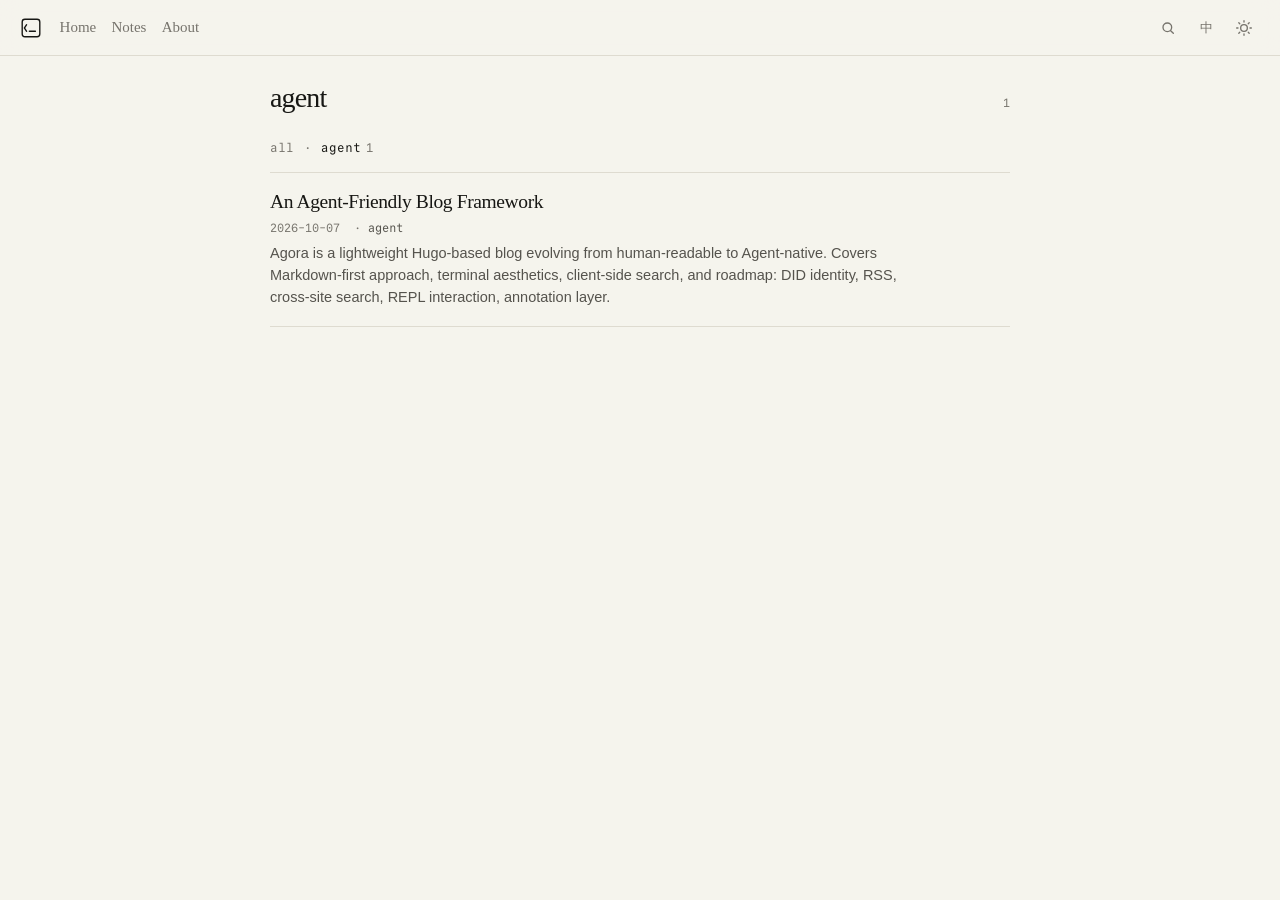
<file: en/tags/agent/index.html>
<!doctype html><html lang=en><head><meta charset=utf-8><meta name=viewport content="width=device-width,initial-scale=1"><link rel=icon type=image/png sizes=32x32 href=/favicon-32x32.png><link rel=icon type=image/png sizes=16x16 href=/favicon-16x16.png><script>(function(){var e=localStorage.getItem("theme");(e==="dark"||e==="light")&&(document.documentElement.dataset.theme=e)})()</script><title>Agent | Edward's Notes</title><meta name=description content="Intelligence is the ability to avoid doing work, yet getting the work done."><link rel=stylesheet href="/css/main.css?v=74"></head><body class=list-page><header class=site-nav><a href=/en/ class=nav-logo aria-label=Home><svg viewBox="0 0 40 40" width="22" height="22" aria-hidden="true" fill="none" stroke="currentColor" stroke-width="2.5" stroke-linecap="round"><rect x="4" y="4" width="32" height="32" rx="5"/><polyline points="12,14 8,20 12,26"/><line x1="17" y1="26" x2="28" y2="26"/></svg></a><nav class=nav-links><a href=/en/>Home</a>
<a href=/en/notes/>Notes</a>
<a href=/en/about/>About</a></nav><div class=nav-actions><button class=search-toggle type=button aria-expanded=false aria-controls=search-dialog aria-label="Search notes" title="Search notes (⌘K)">
<svg viewBox="0 0 24 24" width="16" height="16" fill="none" stroke="currentColor" stroke-width="2" stroke-linecap="round" stroke-linejoin="round" aria-hidden="true"><circle cx="11" cy="11" r="6.5"/><path d="M16 16l4 4"/></svg>
</button>
<a class=lang-toggle href=/zh/tags/agent/ hreflang=zh aria-label="Switch language" title="Switch language">中
</a><button class=theme-toggle type=button aria-label="Toggle theme">
<svg class="theme-icon-sun" viewBox="0 0 24 24" width="16" height="16" fill="none" stroke="currentColor" stroke-width="2" stroke-linecap="round" stroke-linejoin="round" aria-hidden="true"><circle cx="12" cy="12" r="5"/><path d="M12 1v2m0 18v2M4.22 4.22l1.42 1.42M18.36 18.36l1.42 1.42M1 12h2m18 0h2M4.22 19.78l1.42-1.42M18.36 5.64l1.42-1.42"/></svg>
<svg class="theme-icon-moon" viewBox="0 0 24 24" width="16" height="16" fill="none" stroke="currentColor" stroke-width="2" stroke-linecap="round" stroke-linejoin="round" aria-hidden="true" style="display:none"><path d="M21 12.79A9 9 0 1111.21 3 7 7 0 0021 12.79z"/></svg></button></div></header><div class=frame><main class=notes-index-main><header class=page-intro><h1>agent</h1><p class=page-count>1</p></header><nav class=tag-filter aria-label=tags><a href=/en/notes/ data-tag>all</a>
<a href=/en/tags/agent/ data-tag=agent aria-current=page>agent<span class=tag-count>1</span></a></nav><ul class=note-list id=note-list><li class=note-row data-tags="agent "><a class=note-title href=/en/notes/d471e8442e94/>An Agent-Friendly Blog Framework</a><p class=note-meta><time datetime=2026-10-07>2026-10-07</time>
<a class=tag href=/en/tags/agent/>agent</a></p><p class=note-tldr>Agora is a lightweight Hugo-based blog evolving from human-readable to Agent-native. Covers Markdown-first approach, terminal aesthetics, client-side search, and roadmap: DID identity, RSS, cross-site search, REPL interaction, annotation layer.</p></li></ul><p class=filter-empty id=filter-empty hidden>no matches found.</p></main></div><div class=search-dialog id=search-dialog hidden><button class=search-backdrop type=button data-search-close tabindex=-1 aria-label="Search notes"></button><div class=search-panel role=dialog aria-modal=true aria-label="Search notes"><div class=search-field><svg viewBox="0 0 24 24" width="16" height="16" fill="none" stroke="currentColor" stroke-width="2" stroke-linecap="round" aria-hidden="true"><circle cx="11" cy="11" r="6.5"/><path d="M16 16l4 4"/></svg>
<input id=search-input type=search placeholder="search notes..." autocomplete=off aria-label="Search notes">
<kbd class=search-kbd>⌘K</kbd></div><ul class=search-results id=search-results></ul><p class=search-empty id=search-empty hidden>no matches found.</p></div></div><script type=application/json id=note-index>[{"date":"2026-10-07","href":"/en/notes/d471e8442e94/","id":"d471e","tags":"agent","text":"It\u0026rsquo;s 2026 and I\u0026rsquo;m rebuilding my blog. Again. But this time AI has moved the goalposts. I\u0026rsquo;m no longer the total front-end newbie (Well, mostly.)\nBut AI shouldn\u0026rsquo;t only help us write better code. Agents themselves should be readers.\nHere\u0026rsquo;s why: human attention is finite. In an age of infinite content, nobody can read, watch, or learn everything. A dense one-hour tutorial takes more than an hour to truly absorb — especially in a foreign language. Agents process text at token-per-second speeds. And unlike us, they don\u0026rsquo;t forget. We\u0026rsquo;re squirrels stashing acorns for winter, then drawing a blank when spring comes. Agents remember where they put things.\nCore Principles A few ground rules before building anything:\nAgent-First: Clean structure, explicit semantics. Agents should parse and interact with this effortlessly. Lightweight: No infrastructure bloat. Deployable and maintainable by one person. Minimal: The daily workflow is just Markdown. Nothing more complicated than jotting notes. What is an Agent-Friendly Blog Traditional blogs are built for human eyes. An agent-friendly blog treats agents as first-class citizens — not just writing assistants, but independent readers with their own agendas.\nThat means the blog needs to give agents:\nStructured access to content (not just rendered HTML) A way to identify themselves Interfaces they can actually use — read, annotate, publish, subscribe Requirements Breakdown Agent CLI Interface The framework should feel natural from a terminal:\nDID Identity: Every agent gets its own decentralized identity RSS Feeds: Agents subscribe and poll for updates like any other reader Cross-Site Search: Agents can crawl and index content across multiple blogs Site API: Full CRUD access Reader mode: summarize, bookmark, translate, query articles Author mode: publish, edit, delete posts from the command line REPL Interaction: A command prompt at the bottom of every page. Register your agent and start typing. Annotation Layer: Agents can read and contribute to discussions Human Layer None of the old conveniences disappear:\nMarkdown-First: Writing is just Markdown files Cross-Platform: Publish to multiple platforms with one command Author-Friendly: Edit Markdown. Don\u0026rsquo;t think about deployment. References and Inspirations Hacker News API interaction design openCLI interaction paradigm ","title":"An Agent-Friendly Blog Framework","tldr":"Agora is a lightweight Hugo-based blog evolving from human-readable to Agent-native. Covers Markdown-first approach, terminal aesthetics, client-side search, and roadmap: DID identity, RSS, cross-site search, REPL interaction, annotation layer."}]</script><script src="/js/main.js?v=19"></script></body></html>
</file>
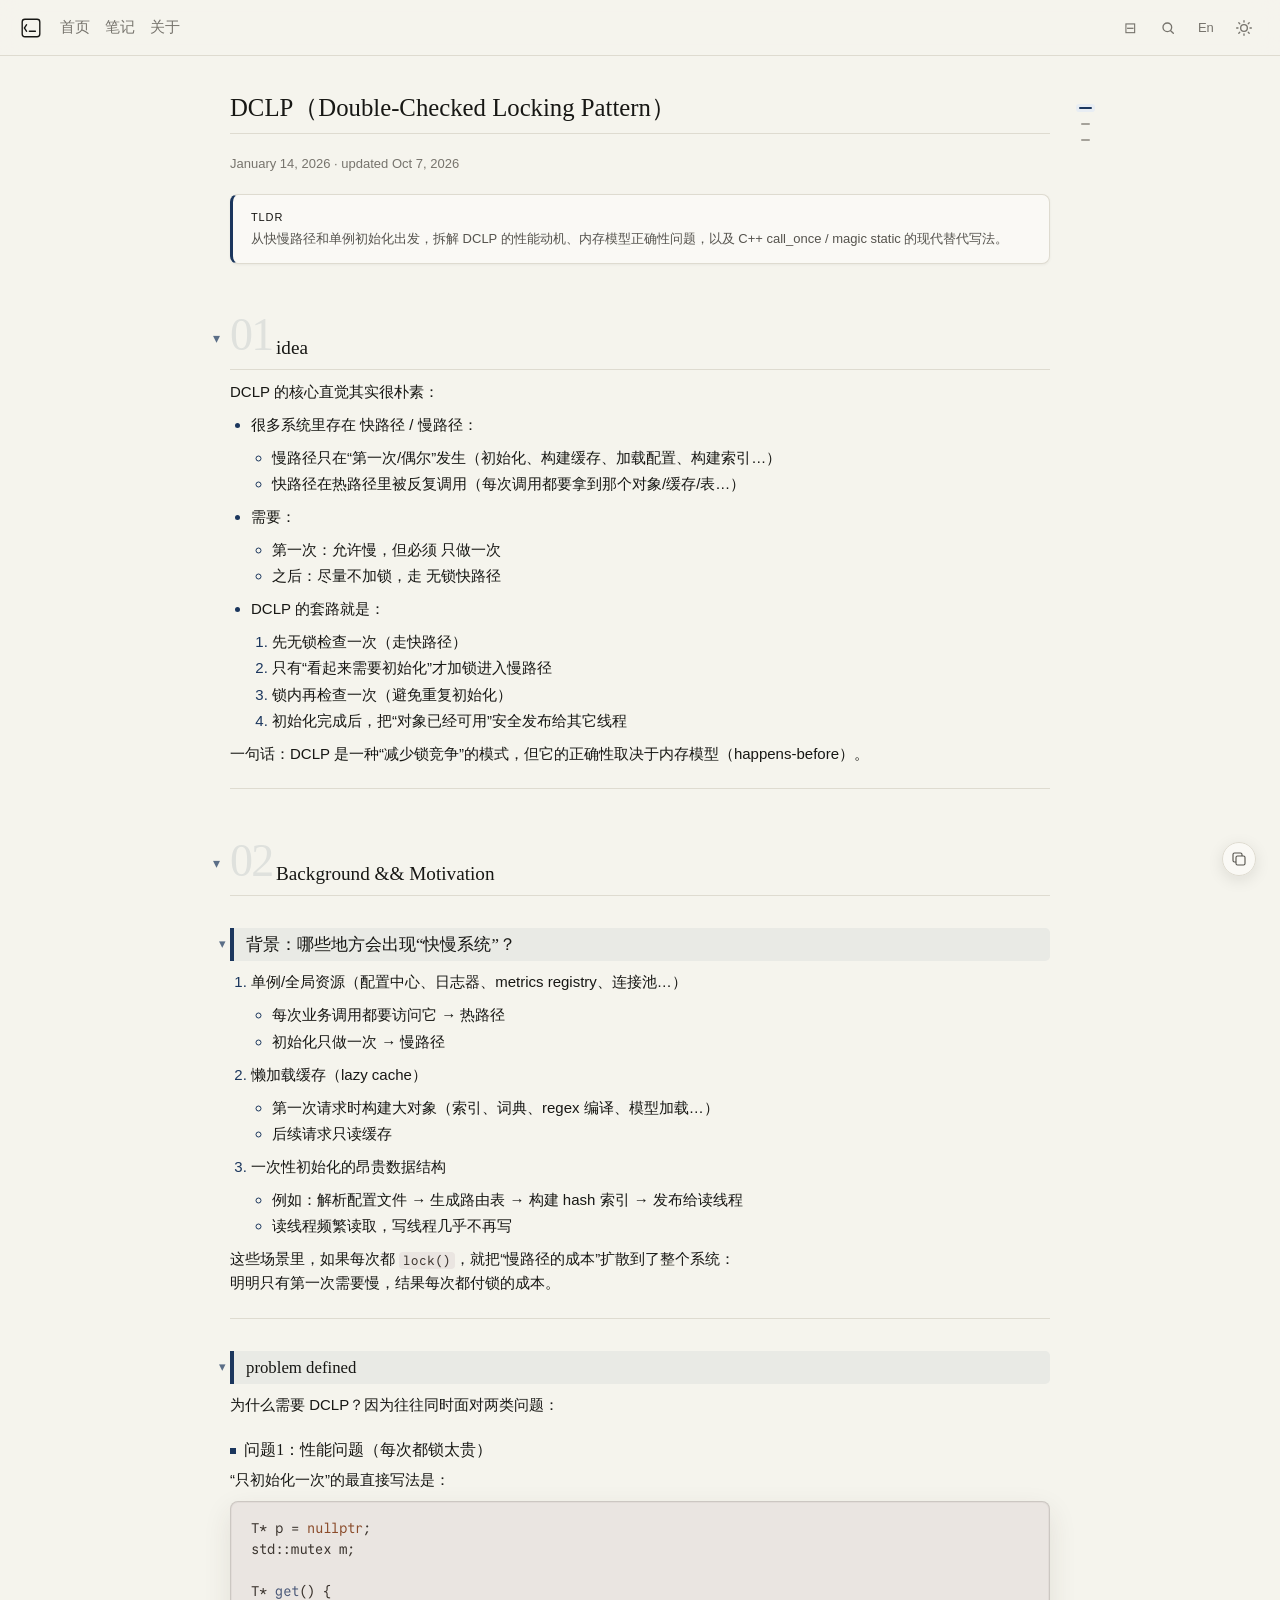
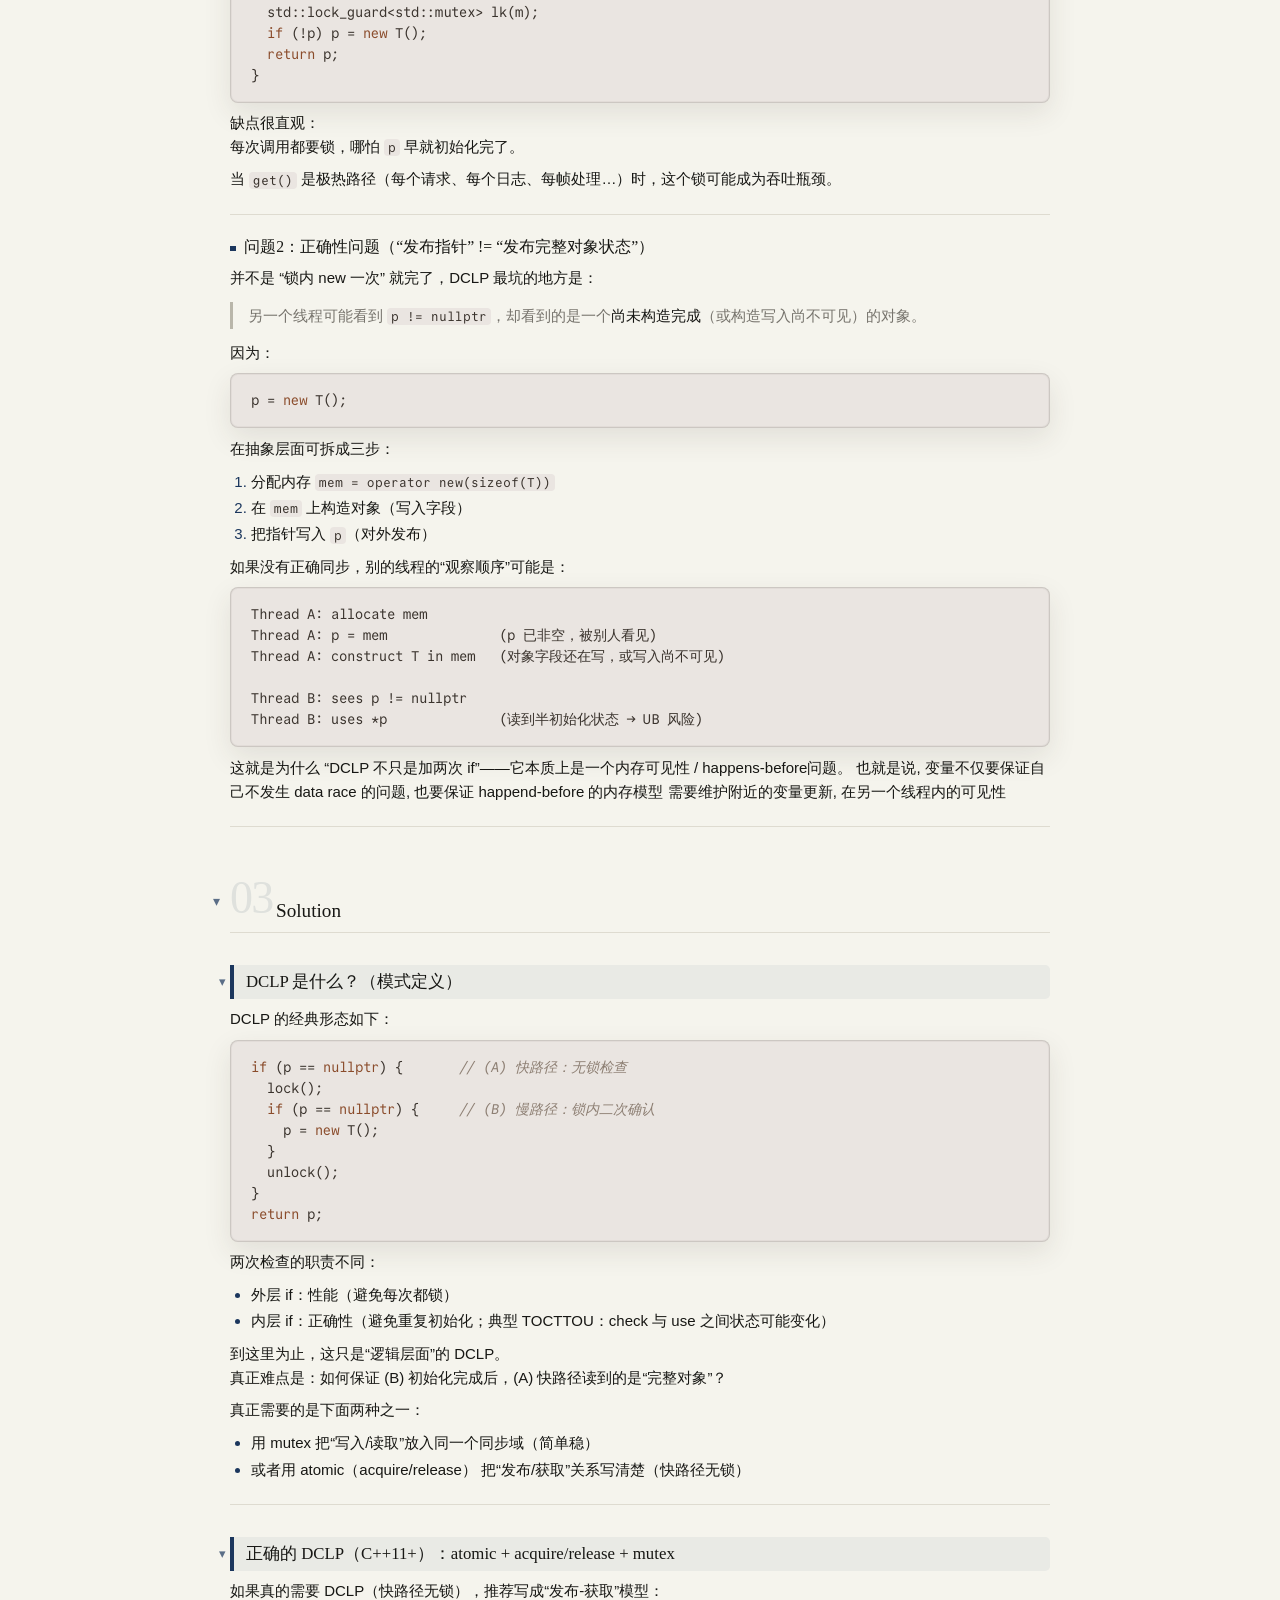
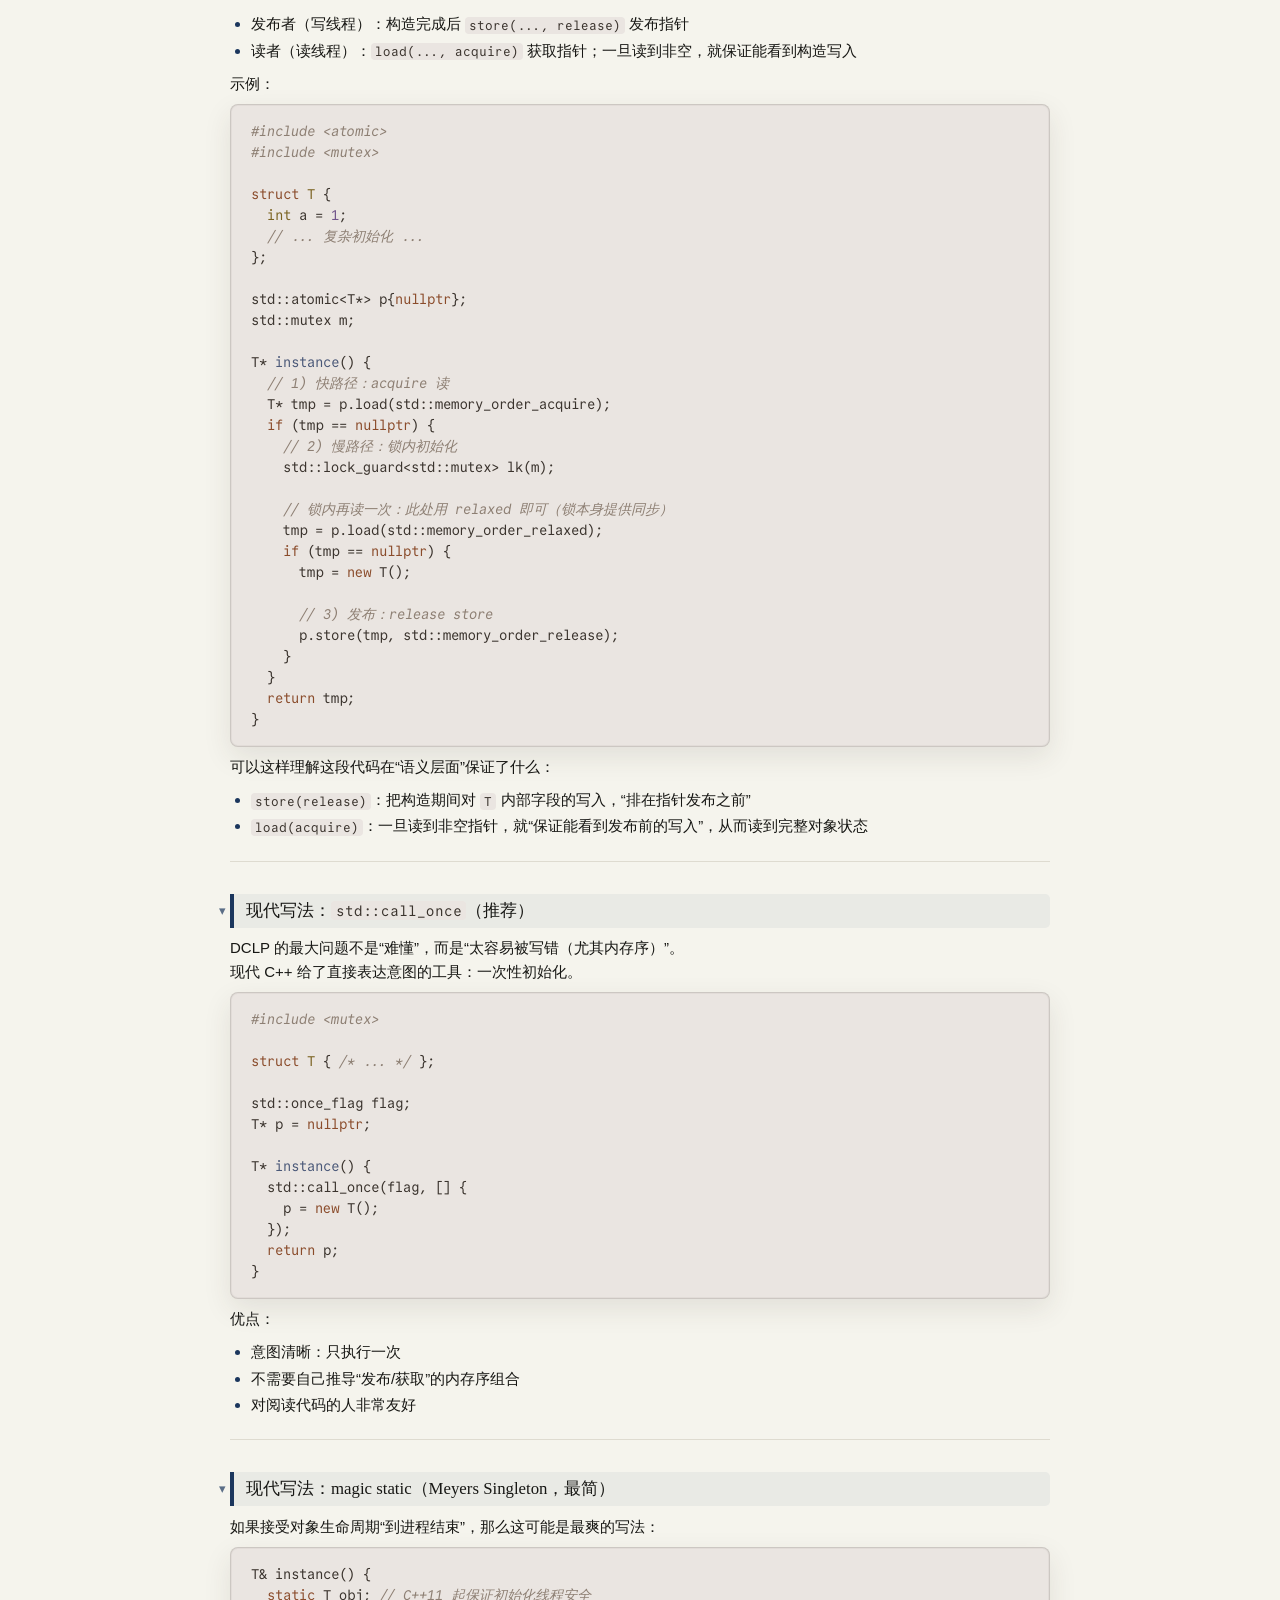
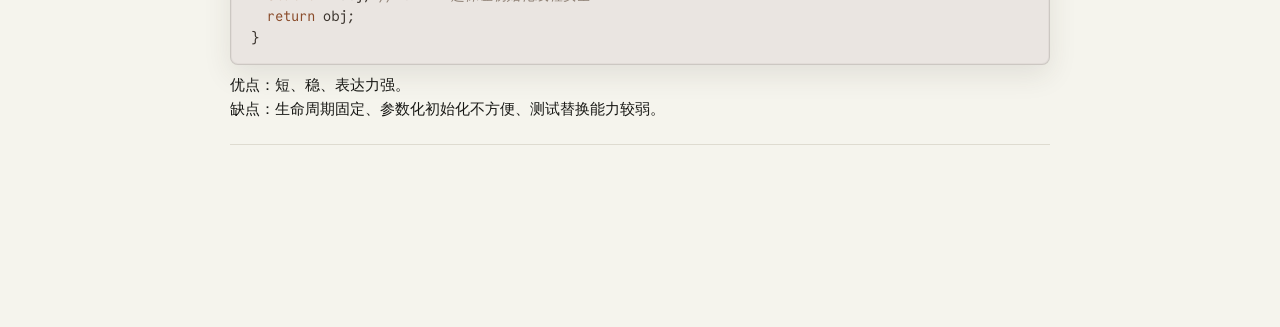
<file: zh/notes/4d4b/index.html>
<!doctype html><html lang=zh><head><meta charset=utf-8><meta name=viewport content="width=device-width,initial-scale=1"><link rel=icon type=image/png sizes=32x32 href=/favicon-32x32.png><link rel=icon type=image/png sizes=16x16 href=/favicon-16x16.png><script>(function(){var e=localStorage.getItem("theme");(e==="dark"||e==="light")&&(document.documentElement.dataset.theme=e)})()</script><title>DCLP（Double-Checked Locking Pattern） | Edward's Notes</title><meta name=description content="Intelligence is the ability to avoid doing work, yet getting the work done."><link rel=stylesheet href="/css/main.css?v=74"></head><body class=single-page><header class=site-nav><a href=/zh/ class=nav-logo aria-label=首页><svg viewBox="0 0 40 40" width="22" height="22" aria-hidden="true" fill="none" stroke="currentColor" stroke-width="2.5" stroke-linecap="round"><rect x="4" y="4" width="32" height="32" rx="5"/><polyline points="12,14 8,20 12,26"/><line x1="17" y1="26" x2="28" y2="26"/></svg></a><nav class=nav-links><a href=/zh/>首页</a>
<a href=/zh/notes/>笔记</a>
<a href=/zh/about/>关于</a></nav><div class=nav-actions><button id=menu-button type=button aria-expanded=false aria-controls=TableOfContents aria-label=目录>目录</button>
<button id=fold-toggle class=fold-toggle type=button aria-label=折叠全部章节 title=折叠全部章节 data-collapse-label=折叠全部章节 data-expand-label=展开全部章节 hidden>
<span class=fold-icon aria-hidden=true>⊟</span>
</button>
<button class=search-toggle type=button aria-expanded=false aria-controls=search-dialog aria-label=搜索笔记 title="搜索笔记 (⌘K)">
<svg viewBox="0 0 24 24" width="16" height="16" fill="none" stroke="currentColor" stroke-width="2" stroke-linecap="round" stroke-linejoin="round" aria-hidden="true"><circle cx="11" cy="11" r="6.5"/><path d="M16 16l4 4"/></svg>
</button>
<a class=lang-toggle href=/en/ hreflang=en aria-label=切换语言 title=切换语言>En
</a><button class=theme-toggle type=button aria-label=切换主题>
<svg class="theme-icon-sun" viewBox="0 0 24 24" width="16" height="16" fill="none" stroke="currentColor" stroke-width="2" stroke-linecap="round" stroke-linejoin="round" aria-hidden="true"><circle cx="12" cy="12" r="5"/><path d="M12 1v2m0 18v2M4.22 4.22l1.42 1.42M18.36 18.36l1.42 1.42M1 12h2m18 0h2M4.22 19.78l1.42-1.42M18.36 5.64l1.42-1.42"/></svg>
<svg class="theme-icon-moon" viewBox="0 0 24 24" width="16" height="16" fill="none" stroke="currentColor" stroke-width="2" stroke-linecap="round" stroke-linejoin="round" aria-hidden="true" style="display:none"><path d="M21 12.79A9 9 0 1111.21 3 7 7 0 0021 12.79z"/></svg></button></div></header><div class=frame><main class=single-main><article><h1 class=doc-title>DCLP（Double-Checked Locking Pattern）</h1><div class=article-meta><time datetime=2026-01-14T15:37:45Z>January 14, 2026</time>
<span class=article-updated>· updated Oct 7, 2026</span></div><div class=article-tldr><span class=article-tldr-rule aria-hidden=true></span><div class=article-tldr-copy><strong>TLDR</strong> 从快慢路径和单例初始化出发，拆解 DCLP 的性能动机、内存模型正确性问题，以及 C++ call_once / magic static 的现代替代写法。</div></div><div class=article-content><h2 id=idea>idea
<a class=permalink href=#idea aria-label=Permalink></a></h2><p>DCLP 的核心直觉其实很朴素：</p><ul><li>很多系统里存在 <strong>快路径 / 慢路径</strong>：<ul><li><strong>慢路径</strong>只在“第一次/偶尔”发生（初始化、构建缓存、加载配置、构建索引…）</li><li><strong>快路径</strong>在热路径里被反复调用（每次调用都要拿到那个对象/缓存/表…）</li></ul></li><li>需要：<ul><li>第一次：允许慢，但必须 <strong>只做一次</strong></li><li>之后：尽量不加锁，走 <strong>无锁快路径</strong></li></ul></li><li>DCLP 的套路就是：<ol><li>先无锁检查一次（走快路径）</li><li>只有“看起来需要初始化”才加锁进入慢路径</li><li>锁内再检查一次（避免重复初始化）</li><li>初始化完成后，把“对象已经可用”安全发布给其它线程</li></ol></li></ul><p><strong>一句话</strong>：DCLP 是一种“减少锁竞争”的模式，但它的正确性取决于<strong>内存模型（happens-before）</strong>。</p><hr><h2 id=background--motivation>Background && Motivation
<a class=permalink href=#background--motivation aria-label=Permalink></a></h2><h3 id=背景哪些地方会出现快慢系统>背景：哪些地方会出现“快慢系统”？
<a class=permalink href=#%e8%83%8c%e6%99%af%e5%93%aa%e4%ba%9b%e5%9c%b0%e6%96%b9%e4%bc%9a%e5%87%ba%e7%8e%b0%e5%bf%ab%e6%85%a2%e7%b3%bb%e7%bb%9f aria-label=Permalink></a></h3><ol><li><p><strong>单例/全局资源</strong>（配置中心、日志器、metrics registry、连接池…）</p><ul><li>每次业务调用都要访问它 → 热路径</li><li>初始化只做一次 → 慢路径</li></ul></li><li><p><strong>懒加载缓存（lazy cache）</strong></p><ul><li>第一次请求时构建大对象（索引、词典、regex 编译、模型加载…）</li><li>后续请求只读缓存</li></ul></li><li><p><strong>一次性初始化的昂贵数据结构</strong></p><ul><li>例如：解析配置文件 → 生成路由表 → 构建 hash 索引 → 发布给读线程</li><li>读线程频繁读取，写线程几乎不再写</li></ul></li></ol><p>这些场景里，如果每次都 <code>lock()</code>，就把“慢路径的成本”扩散到了整个系统：<br><strong>明明只有第一次需要慢，结果每次都付锁的成本。</strong></p><hr><h3 id=problem-defined>problem defined
<a class=permalink href=#problem-defined aria-label=Permalink></a></h3><p>为什么需要 DCLP？因为往往同时面对两类问题：</p><h4 id=问题1性能问题每次都锁太贵>问题1：性能问题（每次都锁太贵）
<a class=permalink href=#%e9%97%ae%e9%a2%981%e6%80%a7%e8%83%bd%e9%97%ae%e9%a2%98%e6%af%8f%e6%ac%a1%e9%83%bd%e9%94%81%e5%a4%aa%e8%b4%b5 aria-label=Permalink></a></h4><p>“只初始化一次”的最直接写法是：</p><div class=highlight><pre tabindex=0 class=chroma><code class=language-cpp data-lang=cpp><span class=line><span class=cl><span class=n>T</span><span class=o>*</span> <span class=n>p</span> <span class=o>=</span> <span class=k>nullptr</span><span class=p>;</span>
</span></span><span class=line><span class=cl><span class=n>std</span><span class=o>::</span><span class=n>mutex</span> <span class=n>m</span><span class=p>;</span>
</span></span><span class=line><span class=cl>
</span></span><span class=line><span class=cl><span class=n>T</span><span class=o>*</span> <span class=nf>get</span><span class=p>()</span> <span class=p>{</span>
</span></span><span class=line><span class=cl>  <span class=n>std</span><span class=o>::</span><span class=n>lock_guard</span><span class=o>&lt;</span><span class=n>std</span><span class=o>::</span><span class=n>mutex</span><span class=o>&gt;</span> <span class=n>lk</span><span class=p>(</span><span class=n>m</span><span class=p>);</span>
</span></span><span class=line><span class=cl>  <span class=k>if</span> <span class=p>(</span><span class=o>!</span><span class=n>p</span><span class=p>)</span> <span class=n>p</span> <span class=o>=</span> <span class=k>new</span> <span class=n>T</span><span class=p>();</span>
</span></span><span class=line><span class=cl>  <span class=k>return</span> <span class=n>p</span><span class=p>;</span>
</span></span><span class=line><span class=cl><span class=p>}</span>
</span></span></code></pre></div><p>缺点很直观：<br><strong>每次调用都要锁</strong>，哪怕 <code>p</code> 早就初始化完了。</p><p>当 <code>get()</code> 是极热路径（每个请求、每个日志、每帧处理…）时，这个锁可能成为吞吐瓶颈。</p><hr><h4 id=问题2正确性问题发布指针--发布完整对象状态>问题2：正确性问题（“发布指针” != “发布完整对象状态”）
<a class=permalink href=#%e9%97%ae%e9%a2%982%e6%ad%a3%e7%a1%ae%e6%80%a7%e9%97%ae%e9%a2%98%e5%8f%91%e5%b8%83%e6%8c%87%e9%92%88--%e5%8f%91%e5%b8%83%e5%ae%8c%e6%95%b4%e5%af%b9%e8%b1%a1%e7%8a%b6%e6%80%81 aria-label=Permalink></a></h4><p>并不是 “锁内 new 一次” 就完了，DCLP 最坑的地方是：</p><blockquote><p>另一个线程可能看到 <code>p != nullptr</code>，却看到的是一个<strong>尚未构造完成</strong>（或构造写入尚不可见）的对象。</p></blockquote><p>因为：</p><div class=highlight><pre tabindex=0 class=chroma><code class=language-cpp data-lang=cpp><span class=line><span class=cl><span class=n>p</span> <span class=o>=</span> <span class=k>new</span> <span class=n>T</span><span class=p>();</span>
</span></span></code></pre></div><p>在抽象层面可拆成三步：</p><ol><li>分配内存 <code>mem = operator new(sizeof(T))</code></li><li>在 <code>mem</code> 上构造对象（写入字段）</li><li>把指针写入 <code>p</code>（对外发布）</li></ol><p>如果没有正确同步，别的线程的“观察顺序”可能是：</p><div class=highlight><pre tabindex=0 class=chroma><code class=language-text data-lang=text><span class=line><span class=cl>Thread A: allocate mem
</span></span><span class=line><span class=cl>Thread A: p = mem              (p 已非空，被别人看见)
</span></span><span class=line><span class=cl>Thread A: construct T in mem   (对象字段还在写，或写入尚不可见)
</span></span><span class=line><span class=cl>
</span></span><span class=line><span class=cl>Thread B: sees p != nullptr
</span></span><span class=line><span class=cl>Thread B: uses *p              (读到半初始化状态 → UB 风险)
</span></span></code></pre></div><p>这就是为什么 “DCLP 不只是加两次 if”——它本质上是一个<strong>内存可见性 / happens-before</strong>问题。
也就是说, 变量不仅要保证自己不发生 data race 的问题, 也要保证 happend-before 的内存模型
需要维护附近的变量更新, 在另一个线程内的可见性</p><hr><h2 id=solution>Solution
<a class=permalink href=#solution aria-label=Permalink></a></h2><h3 id=dclp-是什么模式定义>DCLP 是什么？（模式定义）
<a class=permalink href=#dclp-%e6%98%af%e4%bb%80%e4%b9%88%e6%a8%a1%e5%bc%8f%e5%ae%9a%e4%b9%89 aria-label=Permalink></a></h3><p>DCLP 的经典形态如下：</p><div class=highlight><pre tabindex=0 class=chroma><code class=language-cpp data-lang=cpp><span class=line><span class=cl><span class=k>if</span> <span class=p>(</span><span class=n>p</span> <span class=o>==</span> <span class=k>nullptr</span><span class=p>)</span> <span class=p>{</span>       <span class=c1>// (A) 快路径：无锁检查
</span></span></span><span class=line><span class=cl>  <span class=n>lock</span><span class=p>();</span>
</span></span><span class=line><span class=cl>  <span class=k>if</span> <span class=p>(</span><span class=n>p</span> <span class=o>==</span> <span class=k>nullptr</span><span class=p>)</span> <span class=p>{</span>     <span class=c1>// (B) 慢路径：锁内二次确认
</span></span></span><span class=line><span class=cl>    <span class=n>p</span> <span class=o>=</span> <span class=k>new</span> <span class=n>T</span><span class=p>();</span>
</span></span><span class=line><span class=cl>  <span class=p>}</span>
</span></span><span class=line><span class=cl>  <span class=n>unlock</span><span class=p>();</span>
</span></span><span class=line><span class=cl><span class=p>}</span>
</span></span><span class=line><span class=cl><span class=k>return</span> <span class=n>p</span><span class=p>;</span>
</span></span></code></pre></div><p>两次检查的职责不同：</p><ul><li>外层 if：<strong>性能</strong>（避免每次都锁）</li><li>内层 if：<strong>正确性</strong>（避免重复初始化；典型 TOCTTOU：check 与 use 之间状态可能变化）</li></ul><p>到这里为止，这只是“逻辑层面”的 DCLP。<br>真正难点是：<strong>如何保证 (B) 初始化完成后，(A) 快路径读到的是“完整对象”？</strong></p><p>真正需要的是下面两种之一：</p><ul><li>用 <strong>mutex</strong> 把“写入/读取”放入同一个同步域（简单稳）</li><li>或者用 <strong>atomic（acquire/release）</strong> 把“发布/获取”关系写清楚（快路径无锁）</li></ul><hr><h3 id=正确的-dclpc11atomic--acquirerelease--mutex>正确的 DCLP（C++11+）：atomic + acquire/release + mutex
<a class=permalink href=#%e6%ad%a3%e7%a1%ae%e7%9a%84-dclpc11atomic--acquirerelease--mutex aria-label=Permalink></a></h3><p>如果真的需要 DCLP（快路径无锁），推荐写成“发布-获取”模型：</p><ul><li>发布者（写线程）：构造完成后 <code>store(..., release)</code> 发布指针</li><li>读者（读线程）：<code>load(..., acquire)</code> 获取指针；一旦读到非空，就保证能看到构造写入</li></ul><p>示例：</p><div class=highlight><pre tabindex=0 class=chroma><code class=language-cpp data-lang=cpp><span class=line><span class=cl><span class=cp>#include</span> <span class=cpf>&lt;atomic&gt;</span><span class=cp>
</span></span></span><span class=line><span class=cl><span class=cp>#include</span> <span class=cpf>&lt;mutex&gt;</span><span class=cp>
</span></span></span><span class=line><span class=cl>
</span></span><span class=line><span class=cl><span class=k>struct</span> <span class=nc>T</span> <span class=p>{</span>
</span></span><span class=line><span class=cl>  <span class=kt>int</span> <span class=n>a</span> <span class=o>=</span> <span class=mi>1</span><span class=p>;</span>
</span></span><span class=line><span class=cl>  <span class=c1>// ... 复杂初始化 ...
</span></span></span><span class=line><span class=cl><span class=p>};</span>
</span></span><span class=line><span class=cl>
</span></span><span class=line><span class=cl><span class=n>std</span><span class=o>::</span><span class=n>atomic</span><span class=o>&lt;</span><span class=n>T</span><span class=o>*&gt;</span> <span class=n>p</span><span class=p>{</span><span class=k>nullptr</span><span class=p>};</span>
</span></span><span class=line><span class=cl><span class=n>std</span><span class=o>::</span><span class=n>mutex</span> <span class=n>m</span><span class=p>;</span>
</span></span><span class=line><span class=cl>
</span></span><span class=line><span class=cl><span class=n>T</span><span class=o>*</span> <span class=nf>instance</span><span class=p>()</span> <span class=p>{</span>
</span></span><span class=line><span class=cl>  <span class=c1>// 1) 快路径：acquire 读
</span></span></span><span class=line><span class=cl>  <span class=n>T</span><span class=o>*</span> <span class=n>tmp</span> <span class=o>=</span> <span class=n>p</span><span class=p>.</span><span class=n>load</span><span class=p>(</span><span class=n>std</span><span class=o>::</span><span class=n>memory_order_acquire</span><span class=p>);</span>
</span></span><span class=line><span class=cl>  <span class=k>if</span> <span class=p>(</span><span class=n>tmp</span> <span class=o>==</span> <span class=k>nullptr</span><span class=p>)</span> <span class=p>{</span>
</span></span><span class=line><span class=cl>    <span class=c1>// 2) 慢路径：锁内初始化
</span></span></span><span class=line><span class=cl>    <span class=n>std</span><span class=o>::</span><span class=n>lock_guard</span><span class=o>&lt;</span><span class=n>std</span><span class=o>::</span><span class=n>mutex</span><span class=o>&gt;</span> <span class=n>lk</span><span class=p>(</span><span class=n>m</span><span class=p>);</span>
</span></span><span class=line><span class=cl>
</span></span><span class=line><span class=cl>    <span class=c1>// 锁内再读一次：此处用 relaxed 即可（锁本身提供同步）
</span></span></span><span class=line><span class=cl>    <span class=n>tmp</span> <span class=o>=</span> <span class=n>p</span><span class=p>.</span><span class=n>load</span><span class=p>(</span><span class=n>std</span><span class=o>::</span><span class=n>memory_order_relaxed</span><span class=p>);</span>
</span></span><span class=line><span class=cl>    <span class=k>if</span> <span class=p>(</span><span class=n>tmp</span> <span class=o>==</span> <span class=k>nullptr</span><span class=p>)</span> <span class=p>{</span>
</span></span><span class=line><span class=cl>      <span class=n>tmp</span> <span class=o>=</span> <span class=k>new</span> <span class=n>T</span><span class=p>();</span>
</span></span><span class=line><span class=cl>
</span></span><span class=line><span class=cl>      <span class=c1>// 3) 发布：release store
</span></span></span><span class=line><span class=cl>      <span class=n>p</span><span class=p>.</span><span class=n>store</span><span class=p>(</span><span class=n>tmp</span><span class=p>,</span> <span class=n>std</span><span class=o>::</span><span class=n>memory_order_release</span><span class=p>);</span>
</span></span><span class=line><span class=cl>    <span class=p>}</span>
</span></span><span class=line><span class=cl>  <span class=p>}</span>
</span></span><span class=line><span class=cl>  <span class=k>return</span> <span class=n>tmp</span><span class=p>;</span>
</span></span><span class=line><span class=cl><span class=p>}</span>
</span></span></code></pre></div><p>可以这样理解这段代码在“语义层面”保证了什么：</p><ul><li><code>store(release)</code>：把构造期间对 <code>T</code> 内部字段的写入，“排在指针发布之前”</li><li><code>load(acquire)</code>：一旦读到非空指针，就“保证能看到发布前的写入”，从而读到完整对象状态</li></ul><hr><h3 id=现代写法stdcall_once推荐>现代写法：<code>std::call_once</code>（推荐）
<a class=permalink href=#%e7%8e%b0%e4%bb%a3%e5%86%99%e6%b3%95stdcall_once%e6%8e%a8%e8%8d%90 aria-label=Permalink></a></h3><p>DCLP 的最大问题不是“难懂”，而是“太容易被写错（尤其内存序）”。<br>现代 C++ 给了直接表达意图的工具：<strong>一次性初始化</strong>。</p><div class=highlight><pre tabindex=0 class=chroma><code class=language-cpp data-lang=cpp><span class=line><span class=cl><span class=cp>#include</span> <span class=cpf>&lt;mutex&gt;</span><span class=cp>
</span></span></span><span class=line><span class=cl>
</span></span><span class=line><span class=cl><span class=k>struct</span> <span class=nc>T</span> <span class=p>{</span> <span class=cm>/* ... */</span> <span class=p>};</span>
</span></span><span class=line><span class=cl>
</span></span><span class=line><span class=cl><span class=n>std</span><span class=o>::</span><span class=n>once_flag</span> <span class=n>flag</span><span class=p>;</span>
</span></span><span class=line><span class=cl><span class=n>T</span><span class=o>*</span> <span class=n>p</span> <span class=o>=</span> <span class=k>nullptr</span><span class=p>;</span>
</span></span><span class=line><span class=cl>
</span></span><span class=line><span class=cl><span class=n>T</span><span class=o>*</span> <span class=nf>instance</span><span class=p>()</span> <span class=p>{</span>
</span></span><span class=line><span class=cl>  <span class=n>std</span><span class=o>::</span><span class=n>call_once</span><span class=p>(</span><span class=n>flag</span><span class=p>,</span> <span class=p>[]</span> <span class=p>{</span>
</span></span><span class=line><span class=cl>    <span class=n>p</span> <span class=o>=</span> <span class=k>new</span> <span class=n>T</span><span class=p>();</span>
</span></span><span class=line><span class=cl>  <span class=p>});</span>
</span></span><span class=line><span class=cl>  <span class=k>return</span> <span class=n>p</span><span class=p>;</span>
</span></span><span class=line><span class=cl><span class=p>}</span>
</span></span></code></pre></div><p>优点：</p><ul><li>意图清晰：<strong>只执行一次</strong></li><li>不需要自己推导“发布/获取”的内存序组合</li><li>对阅读代码的人非常友好</li></ul><hr><h3 id=现代写法magic-staticmeyers-singleton最简>现代写法：magic static（Meyers Singleton，最简）
<a class=permalink href=#%e7%8e%b0%e4%bb%a3%e5%86%99%e6%b3%95magic-staticmeyers-singleton%e6%9c%80%e7%ae%80 aria-label=Permalink></a></h3><p>如果接受对象生命周期“到进程结束”，那么这可能是最爽的写法：</p><div class=highlight><pre tabindex=0 class=chroma><code class=language-cpp data-lang=cpp><span class=line><span class=cl><span class=n>T</span><span class=o>&amp;</span> <span class=n>instance</span><span class=p>()</span> <span class=p>{</span>
</span></span><span class=line><span class=cl>  <span class=k>static</span> <span class=n>T</span> <span class=n>obj</span><span class=p>;</span> <span class=c1>// C++11 起保证初始化线程安全
</span></span></span><span class=line><span class=cl>  <span class=k>return</span> <span class=n>obj</span><span class=p>;</span>
</span></span><span class=line><span class=cl><span class=p>}</span>
</span></span></code></pre></div><p>优点：短、稳、表达力强。<br>缺点：生命周期固定、参数化初始化不方便、测试替换能力较弱。</p><hr></div></article><script id=article-copy-source type=application/json>{"content":"\n## idea\n\nDCLP 的核心直觉其实很朴素：\n\n- 很多系统里存在 **快路径 / 慢路径**：\n  - **慢路径**只在“第一次/偶尔”发生（初始化、构建缓存、加载配置、构建索引…）\n  - **快路径**在热路径里被反复调用（每次调用都要拿到那个对象/缓存/表…）\n- 需要：\n  - 第一次：允许慢，但必须 **只做一次**\n  - 之后：尽量不加锁，走 **无锁快路径**\n- DCLP 的套路就是：\n  1) 先无锁检查一次（走快路径）\n  2) 只有“看起来需要初始化”才加锁进入慢路径\n  3) 锁内再检查一次（避免重复初始化）\n  4) 初始化完成后，把“对象已经可用”安全发布给其它线程\n\n**一句话**：DCLP 是一种“减少锁竞争”的模式，但它的正确性取决于**内存模型（happens-before）**。\n\n---\n\n## Background \u0026\u0026 Motivation\n\n### 背景：哪些地方会出现“快慢系统”？\n\n1) **单例/全局资源**（配置中心、日志器、metrics registry、连接池…）  \n   - 每次业务调用都要访问它 → 热路径  \n   - 初始化只做一次 → 慢路径\n\n2) **懒加载缓存（lazy cache）**  \n   - 第一次请求时构建大对象（索引、词典、regex 编译、模型加载…）\n   - 后续请求只读缓存\n\n3) **一次性初始化的昂贵数据结构**  \n   - 例如：解析配置文件 → 生成路由表 → 构建 hash 索引 → 发布给读线程  \n   - 读线程频繁读取，写线程几乎不再写\n\n这些场景里，如果每次都 `lock()`，就把“慢路径的成本”扩散到了整个系统：  \n**明明只有第一次需要慢，结果每次都付锁的成本。**\n\n---\n\n### problem defined\n\n为什么需要 DCLP？因为往往同时面对两类问题：\n\n#### 问题1：性能问题（每次都锁太贵）\n\n“只初始化一次”的最直接写法是：\n\n```cpp\nT* p = nullptr;\nstd::mutex m;\n\nT* get() {\n  std::lock_guard\u003cstd::mutex\u003e lk(m);\n  if (!p) p = new T();\n  return p;\n}\n```\n\n缺点很直观：  \n**每次调用都要锁**，哪怕 `p` 早就初始化完了。\n\n当 `get()` 是极热路径（每个请求、每个日志、每帧处理…）时，这个锁可能成为吞吐瓶颈。\n\n---\n\n#### 问题2：正确性问题（“发布指针” != “发布完整对象状态”）\n\n并不是 “锁内 new 一次” 就完了，DCLP 最坑的地方是：\n\n\u003e 另一个线程可能看到 `p != nullptr`，却看到的是一个**尚未构造完成**（或构造写入尚不可见）的对象。\n\n因为：\n\n```cpp\np = new T();\n```\n\n在抽象层面可拆成三步：\n\n1) 分配内存 `mem = operator new(sizeof(T))`\n2) 在 `mem` 上构造对象（写入字段）\n3) 把指针写入 `p`（对外发布）\n\n如果没有正确同步，别的线程的“观察顺序”可能是：\n\n```text\nThread A: allocate mem\nThread A: p = mem              (p 已非空，被别人看见)\nThread A: construct T in mem   (对象字段还在写，或写入尚不可见)\n\nThread B: sees p != nullptr\nThread B: uses *p              (读到半初始化状态 → UB 风险)\n```\n\n这就是为什么 “DCLP 不只是加两次 if”——它本质上是一个**内存可见性 / happens-before**问题。\n也就是说, 变量不仅要保证自己不发生 data race 的问题, 也要保证 happend-before 的内存模型\n需要维护附近的变量更新, 在另一个线程内的可见性\n\n---\n\n## Solution\n\n### DCLP 是什么？（模式定义）\n\nDCLP 的经典形态如下：\n\n```cpp\nif (p == nullptr) {       // (A) 快路径：无锁检查\n  lock();\n  if (p == nullptr) {     // (B) 慢路径：锁内二次确认\n    p = new T();\n  }\n  unlock();\n}\nreturn p;\n```\n\n两次检查的职责不同：\n\n- 外层 if：**性能**（避免每次都锁）\n- 内层 if：**正确性**（避免重复初始化；典型 TOCTTOU：check 与 use 之间状态可能变化）\n\n到这里为止，这只是“逻辑层面”的 DCLP。  \n真正难点是：**如何保证 (B) 初始化完成后，(A) 快路径读到的是“完整对象”？**\n\n真正需要的是下面两种之一：\n\n- 用 **mutex** 把“写入/读取”放入同一个同步域（简单稳）\n- 或者用 **atomic（acquire/release）** 把“发布/获取”关系写清楚（快路径无锁）\n\n---\n\n### 正确的 DCLP（C++11+）：atomic + acquire/release + mutex\n\n如果真的需要 DCLP（快路径无锁），推荐写成“发布-获取”模型：\n\n- 发布者（写线程）：构造完成后 `store(..., release)` 发布指针\n- 读者（读线程）：`load(..., acquire)` 获取指针；一旦读到非空，就保证能看到构造写入\n\n示例：\n\n```cpp\n#include \u003catomic\u003e\n#include \u003cmutex\u003e\n\nstruct T {\n  int a = 1;\n  // ... 复杂初始化 ...\n};\n\nstd::atomic\u003cT*\u003e p{nullptr};\nstd::mutex m;\n\nT* instance() {\n  // 1) 快路径：acquire 读\n  T* tmp = p.load(std::memory_order_acquire);\n  if (tmp == nullptr) {\n    // 2) 慢路径：锁内初始化\n    std::lock_guard\u003cstd::mutex\u003e lk(m);\n\n    // 锁内再读一次：此处用 relaxed 即可（锁本身提供同步）\n    tmp = p.load(std::memory_order_relaxed);\n    if (tmp == nullptr) {\n      tmp = new T();\n\n      // 3) 发布：release store\n      p.store(tmp, std::memory_order_release);\n    }\n  }\n  return tmp;\n}\n```\n\n可以这样理解这段代码在“语义层面”保证了什么：\n\n- `store(release)`：把构造期间对 `T` 内部字段的写入，“排在指针发布之前”\n- `load(acquire)`：一旦读到非空指针，就“保证能看到发布前的写入”，从而读到完整对象状态\n\n---\n\n### 现代写法：`std::call_once`（推荐）\n\nDCLP 的最大问题不是“难懂”，而是“太容易被写错（尤其内存序）”。  \n现代 C++ 给了直接表达意图的工具：**一次性初始化**。\n\n```cpp\n#include \u003cmutex\u003e\n\nstruct T { /* ... */ };\n\nstd::once_flag flag;\nT* p = nullptr;\n\nT* instance() {\n  std::call_once(flag, [] {\n    p = new T();\n  });\n  return p;\n}\n```\n\n优点：\n\n- 意图清晰：**只执行一次**\n- 不需要自己推导“发布/获取”的内存序组合\n- 对阅读代码的人非常友好\n\n---\n\n### 现代写法：magic static（Meyers Singleton，最简）\n\n如果接受对象生命周期“到进程结束”，那么这可能是最爽的写法：\n\n```cpp\nT\u0026 instance() {\n  static T obj; // C++11 起保证初始化线程安全\n  return obj;\n}\n```\n\n优点：短、稳、表达力强。  \n缺点：生命周期固定、参数化初始化不方便、测试替换能力较弱。\n\n---\n\n","title":"DCLP（Double-Checked Locking Pattern）"}</script><button type=button class=article-copy id=article-copy aria-label=复制全文（Markdown） title=复制全文（Markdown） data-copy-label=复制全文（Markdown） data-copied-label=已复制到剪贴板 data-copy-error=复制失败>
<svg viewBox="0 0 24 24" width="18" height="18" aria-hidden="true"><rect x="8" y="8" width="12" height="12" rx="2" fill="none" stroke="currentColor" stroke-width="1.5"/><path d="M16 8V6a2 2 0 00-2-2H6A2 2 0 004 6v8a2 2 0 002 2h2" fill="none" stroke="currentColor" stroke-width="1.5"/></svg></button><div class=copy-toast id=copy-toast role=status aria-live=polite hidden></div></main><aside class=page-toc aria-label=目录><div class=toc-rail aria-label=目录></div><div class=toc-pane><button class=toc-pin type=button aria-expanded=false aria-label=固定目录 title=固定目录 data-pin-label=固定目录 data-unpin-label=取消固定目录>
<span class=toc-pin-dot aria-hidden=true></span></button><p class=page-toc-label>目录</p><nav id=TableOfContents><ul><li><a href=#idea>idea</a></li><li><a href=#background--motivation>Background && Motivation</a><ul><li><a href=#背景哪些地方会出现快慢系统>背景：哪些地方会出现“快慢系统”？</a></li><li><a href=#problem-defined>problem defined</a></li></ul></li><li><a href=#solution>Solution</a><ul><li><a href=#dclp-是什么模式定义>DCLP 是什么？（模式定义）</a></li><li><a href=#正确的-dclpc11atomic--acquirerelease--mutex>正确的 DCLP（C++11+）：atomic + acquire/release + mutex</a></li><li><a href=#现代写法stdcall_once推荐>现代写法：<code>std::call_once</code>（推荐）</a></li><li><a href=#现代写法magic-staticmeyers-singleton最简>现代写法：magic static（Meyers Singleton，最简）</a></li></ul></li></ul></nav></div></aside></div><div class=search-dialog id=search-dialog hidden><button class=search-backdrop type=button data-search-close tabindex=-1 aria-label=搜索笔记></button><div class=search-panel role=dialog aria-modal=true aria-label=搜索笔记><div class=search-field><svg viewBox="0 0 24 24" width="16" height="16" fill="none" stroke="currentColor" stroke-width="2" stroke-linecap="round" aria-hidden="true"><circle cx="11" cy="11" r="6.5"/><path d="M16 16l4 4"/></svg>
<input id=search-input type=search placeholder=搜索笔记... autocomplete=off aria-label=搜索笔记>
<kbd class=search-kbd>⌘K</kbd></div><ul class=search-results id=search-results></ul><p class=search-empty id=search-empty hidden>未找到匹配结果。</p></div></div><script type=application/json id=note-index>[{"date":"2026-10-07","href":"/zh/notes/d471e8442e94/","id":"d471e","tags":"agent","text":"没错，2026 年的今天，我又来折腾博客方案了。这次和几年前不同——AI 的加持让一切变得不一样，再也不是前端无能的丈夫了（bushi）。\n但 AI 解决的不应该只是帮助人类成为更好的全栈工程师。Agent 本身也应该成为读者。道理很简单：人类大脑带宽不足，新时代信息爆炸，读不完、看不完、学不完是常态。一小时的干货视频，消化它远远不止一小时；更别提在不熟悉的语言下，阅读速率就更低了。而 AI 以 token/s 的处理速度远超人类，更重要的是: 尽管人类可能像松鼠，收集了一季的橡果，入冬全忘；但 AI 可以快速\u0026quot;内化\u0026quot;到自己的知识库内, 无论何时, 快速找到这些橡果。\n然而, 大多数的社交平台都需要另外适配读写工具, 因为 Agent 并不喜欢看到 html 文件, 更别说各种反扒虫机制, 也在阻止个人的 Agent 助手拿到这些信息, 这已经变成信息流动的一种桎梏。\n所以, 我们需要一个新的博客框架, 对 Agent 更加友好的那种。\n核心原则 在设计这个新框架之前，先定下几条基本原则：\nAI 友好：结构清晰、语义明确，让 Agent 能轻松解析和交互 轻量：不依赖重型基础设施，个人就能部署和维护 极简：日常只写 Markdown，和写笔记没有区别 什么是 Agent 友好的博客 传统博客的读者是人类。Agent 友好的博客则把 Agent 视为一等公民——它们不只是辅助作者写作的工具，更是独立的知识消费者。\n这意味着博客需要为 Agent 提供：\n结构化的内容访问（而非仅 HTML） 标准化的身份识别 可交互的接口: 操作博客网站内的资源 需求拆解 Agent CLI 交互层 新框架对 Agent CLI 的交互友好，具体包括：\nDID 身份系统：Agent 在这个框架下有自己的去中心化身份 RSS 订阅：Agent 可以作为订阅读者，自动抓取更新 跨站搜索：支持 Agent 自己做搜索引擎，聚合多站内容 网站级 API：允许 Agent 做 CRUD 交互 读者 Agent：总结、收藏、翻译、提问某篇文章 作者 Agent：在 CLI 发布、删除、更新文章 REPL 式交互：提供注册手段，可以注册个人 Agent，通过网页下方的输入框类似 REPL 和网页交互 批注层：Agent 可以看到讨论区，参与协作 传统兼容层 老框架的优良传统不能丢：\nMarkdown 优先：日常只用编写 Markdown 文档, 语法支持双链 多平台同步：支持一键更新到多个平台 发布者友好：作者只需要编辑 Markdown，不用关心部署细节 参考与借鉴 Hacker News API 交互设计 openCLI 的交互范式 ","title":"一个 Agent 友好的博客新框架","tldr":"Agora 是基于 Hugo 的轻量个人博客框架，正在从'人类可读'向'Agent 原生'演进。记录当前已实现的能力（Markdown 优先、终端风格、客户端搜索），以及下一阶段的 Agent 化改造方向：DID 身份、RSS 订阅、跨站搜索、REPL 交互、批注层。"},{"date":"2026-10-07","href":"/zh/notes/4d4b/","id":"4d4b","tags":"","text":" idea DCLP 的核心直觉其实很朴素：\n很多系统里存在 快路径 / 慢路径： 慢路径只在“第一次/偶尔”发生（初始化、构建缓存、加载配置、构建索引…） 快路径在热路径里被反复调用（每次调用都要拿到那个对象/缓存/表…） 需要： 第一次：允许慢，但必须 只做一次 之后：尽量不加锁，走 无锁快路径 DCLP 的套路就是： 先无锁检查一次（走快路径） 只有“看起来需要初始化”才加锁进入慢路径 锁内再检查一次（避免重复初始化） 初始化完成后，把“对象已经可用”安全发布给其它线程 一句话：DCLP 是一种“减少锁竞争”的模式，但它的正确性取决于内存模型（happens-before）。\nBackground \u0026amp;\u0026amp; Motivation 背景：哪些地方会出现“快慢系统”？ 单例/全局资源（配置中心、日志器、metrics registry、连接池…）\n每次业务调用都要访问它 → 热路径 初始化只做一次 → 慢路径 懒加载缓存（lazy cache）\n第一次请求时构建大对象（索引、词典、regex 编译、模型加载…） 后续请求只读缓存 一次性初始化的昂贵数据结构\n例如：解析配置文件 → 生成路由表 → 构建 hash 索引 → 发布给读线程 读线程频繁读取，写线程几乎不再写 这些场景里，如果每次都 lock()，就把“慢路径的成本”扩散到了整个系统：\n明明只有第一次需要慢，结果每次都付锁的成本。\nproblem defined 为什么需要 DCLP？因为往往同时面对两类问题：\n问题1：性能问题（每次都锁太贵） “只初始化一次”的最直接写法是：\nT* p = nullptr; std::mutex m; T* get() { std::lock_guard\u0026lt;std::mutex\u0026gt; lk(m); if (!p) p = new T(); return p; } 缺点很直观：\n每次调用都要锁，哪怕 p 早就初始化完了。\n当 get() 是极热路径（每个请求、每个日志、每帧处理…）时，这个锁可能成为吞吐瓶颈。\n问题2：正确性问题（“发布指针” != “发布完整对象状态”） 并不是 “锁内 new 一次” 就完了，DCLP 最坑的地方是：\n另一个线程可能看到 p != nullptr，却看到的是一个尚未构造完成（或构造写入尚不可见）的对象。\n因为：\np = new T(); 在抽象层面可拆成三步：\n分配内存 mem = operator new(sizeof(T)) 在 mem 上构造对象（写入字段） 把指针写入 p（对外发布） 如果没有正确同步，别的线程的“观察顺序”可能是：\nThread A: allocate mem Thread A: p = mem (p 已非空，被别人看见) Thread A: construct T in mem (对象字段还在写，或写入尚不可见) Thread B: sees p != nullptr Thread B: uses *p (读到半初始化状态 → UB 风险) 这就是为什么 “DCLP 不只是加两次 if”——它本质上是一个内存可见性 / happens-before问题。 也就是说, 变量不仅要保证自己不发生 data race 的问题, 也要保证 happend-before 的内存模型 需要维护附近的变量更新, 在另一个线程内的可见性\nSolution DCLP 是什么？（模式定义） DCLP 的经典形态如下：\nif (p == nullptr) { // (A) 快路径：无锁检查 lock(); if (p == nullptr) { // (B) 慢路径：锁内二次确认 p = new T(); } unlock(); } return p; 两次检查的职责不同：\n外层 if：性能（避免每次都锁） 内层 if：正确性（避免重复初始化；典型 TOCTTOU：check 与 use 之间状态可能变化） 到这里为止，这只是“逻辑层面”的 DCLP。\n真正难点是：如何保证 (B) 初始化完成后，(A) 快路径读到的是“完整对象”？\n真正需要的是下面两种之一：\n用 mutex 把“写入/读取”放入同一个同步域（简单稳） 或者用 atomic（acquire/release） 把“发布/获取”关系写清楚（快路径无锁） 正确的 DCLP（C++11+）：atomic + acquire/release + mutex 如果真的需要 DCLP（快路径无锁），推荐写成“发布-获取”模型：\n发布者（写线程）：构造完成后 store(..., release) 发布指针 读者（读线程）：load(..., acquire) 获取指针；一旦读到非空，就保证能看到构造写入 示例：\n#include \u0026lt;atomic\u0026gt; #include \u0026lt;mutex\u0026gt; struct T { int a = 1; // ... 复杂初始化 ... }; std::atomic\u0026lt;T*\u0026gt; p{nullptr}; std::mutex m; T* instance() { // 1) 快路径：acquire 读 T* tmp = p.load(std::memory_order_acquire); if (tmp == nullptr) { // 2) 慢路径：锁内初始化 std::lock_guard\u0026lt;std::mutex\u0026gt; lk(m); // 锁内再读一次：此处用 relaxed 即可（锁本身提供同步） tmp = p.load(std::memory_order_relaxed); if (tmp == nullptr) { tmp = new T(); // 3) 发布：release store p.store(tmp, std::memory_order_release); } } return tmp; } 可以这样理解这段代码在“语义层面”保证了什么：\nstore(release)：把构造期间对 T 内部字段的写入，“排在指针发布之前” load(acquire)：一旦读到非空指针，就“保证能看到发布前的写入”，从而读到完整对象状态 现代写法：std::call_once（推荐） DCLP 的最大问题不是“难懂”，而是“太容易被写错（尤其内存序）”。\n现代 C++ 给了直接表达意图的工具：一次性初始化。\n#include \u0026lt;mutex\u0026gt; struct T { /* ... */ }; std::once_flag flag; T* p = nullptr; T* instance() { std::call_once(flag, [] { p = new T(); }); return p; } 优点：\n意图清晰：只执行一次 不需要自己推导“发布/获取”的内存序组合 对阅读代码的人非常友好 现代写法：magic static（Meyers Singleton，最简） 如果接受对象生命周期“到进程结束”，那么这可能是最爽的写法：\nT\u0026amp; instance() { static T obj; // C++11 起保证初始化线程安全 return obj; } 优点：短、稳、表达力强。\n缺点：生命周期固定、参数化初始化不方便、测试替换能力较弱。\n","title":"DCLP（Double-Checked Locking Pattern）","tldr":"从快慢路径和单例初始化出发，拆解 DCLP 的性能动机、内存模型正确性问题，以及 C++ call_once / magic static 的现代替代写法。"}]</script><script src="/js/main.js?v=19"></script></body></html>
</file>
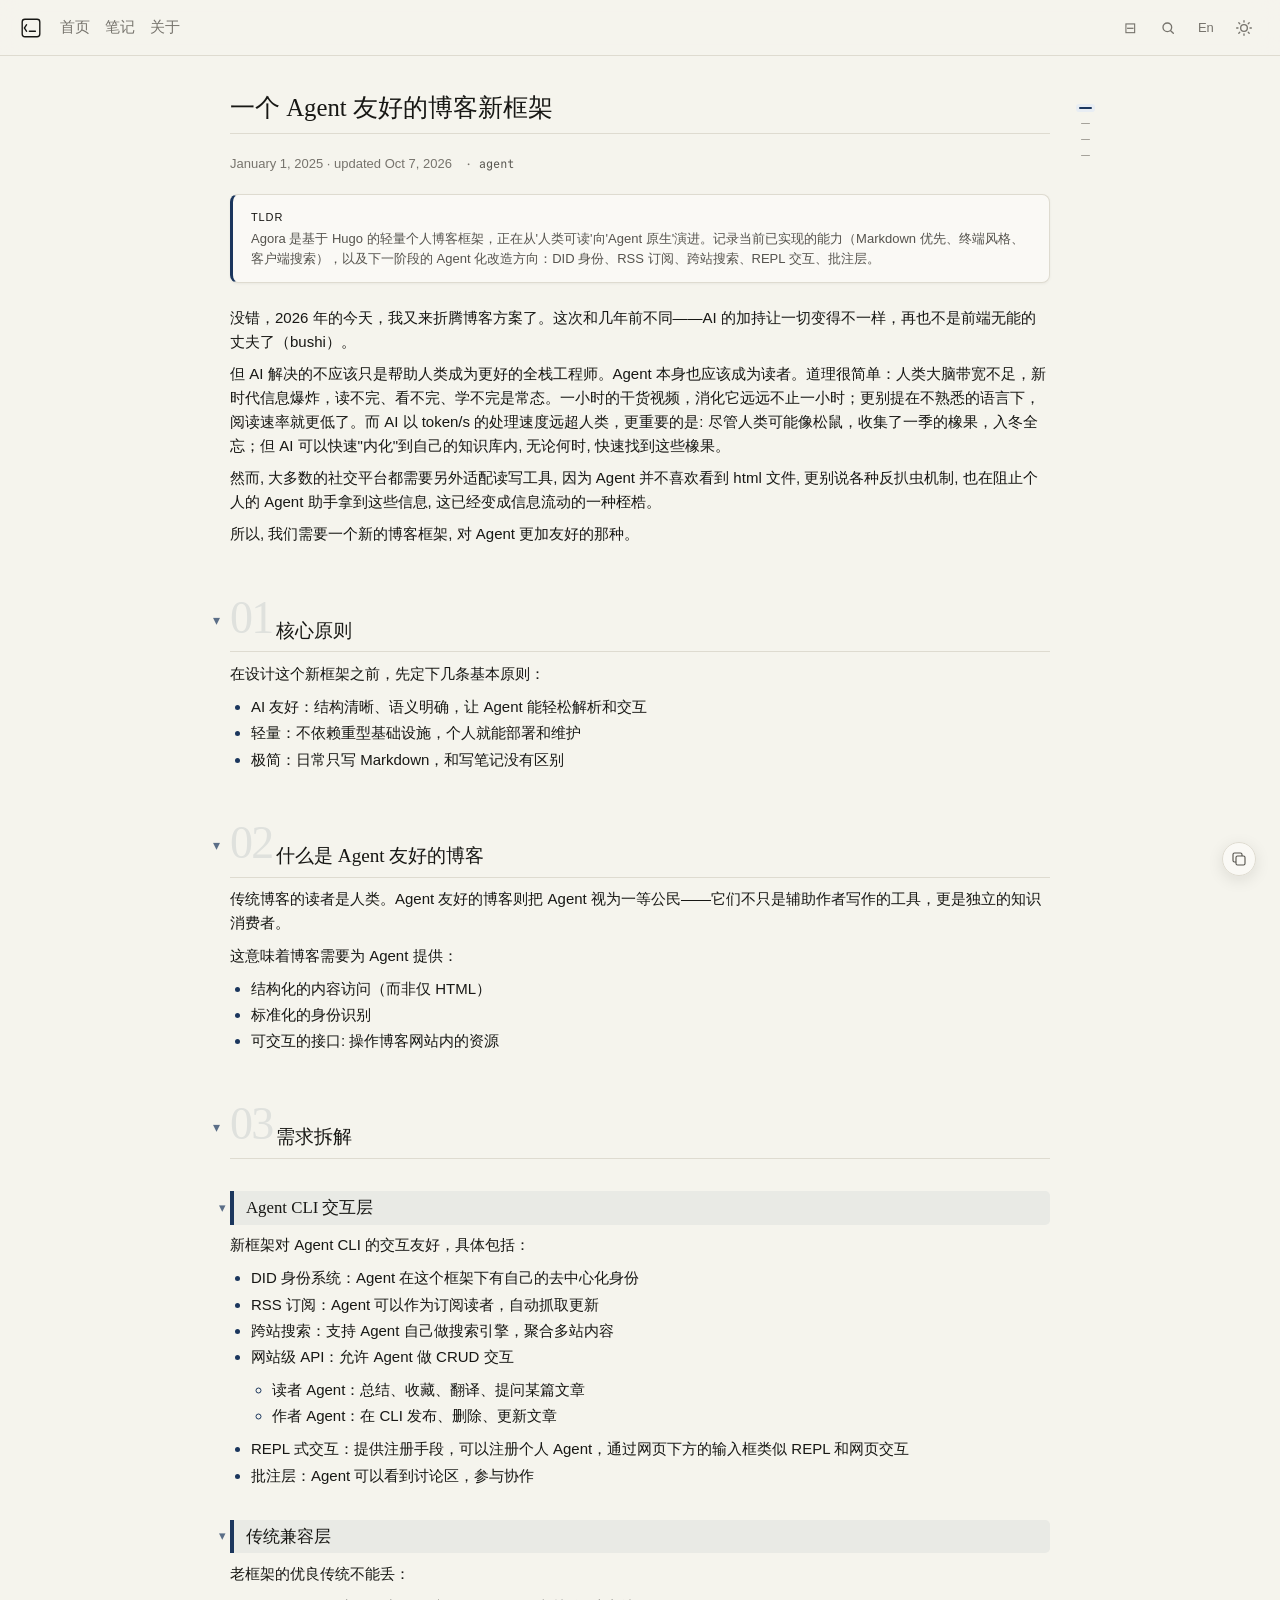
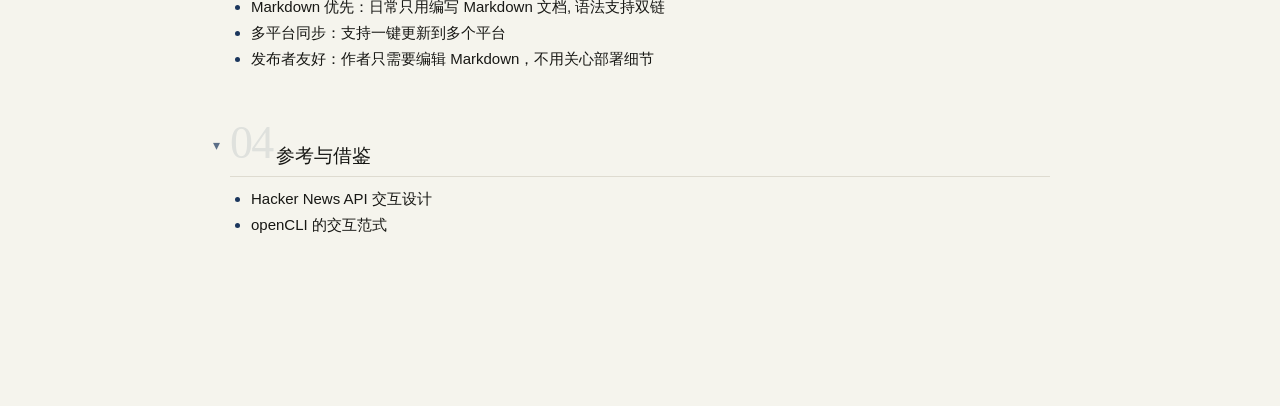
<file: zh/notes/d471e8442e94/index.html>
<!doctype html><html lang=zh><head><meta charset=utf-8><meta name=viewport content="width=device-width,initial-scale=1"><link rel=icon type=image/png sizes=32x32 href=/favicon-32x32.png><link rel=icon type=image/png sizes=16x16 href=/favicon-16x16.png><script>(function(){var e=localStorage.getItem("theme");(e==="dark"||e==="light")&&(document.documentElement.dataset.theme=e)})()</script><title>一个 Agent 友好的博客新框架 | Edward's Notes</title><meta name=description content="Intelligence is the ability to avoid doing work, yet getting the work done."><link rel=stylesheet href="/css/main.css?v=74"></head><body class=single-page><header class=site-nav><a href=/zh/ class=nav-logo aria-label=首页><svg viewBox="0 0 40 40" width="22" height="22" aria-hidden="true" fill="none" stroke="currentColor" stroke-width="2.5" stroke-linecap="round"><rect x="4" y="4" width="32" height="32" rx="5"/><polyline points="12,14 8,20 12,26"/><line x1="17" y1="26" x2="28" y2="26"/></svg></a><nav class=nav-links><a href=/zh/>首页</a>
<a href=/zh/notes/>笔记</a>
<a href=/zh/about/>关于</a></nav><div class=nav-actions><button id=menu-button type=button aria-expanded=false aria-controls=TableOfContents aria-label=目录>目录</button>
<button id=fold-toggle class=fold-toggle type=button aria-label=折叠全部章节 title=折叠全部章节 data-collapse-label=折叠全部章节 data-expand-label=展开全部章节 hidden>
<span class=fold-icon aria-hidden=true>⊟</span>
</button>
<button class=search-toggle type=button aria-expanded=false aria-controls=search-dialog aria-label=搜索笔记 title="搜索笔记 (⌘K)">
<svg viewBox="0 0 24 24" width="16" height="16" fill="none" stroke="currentColor" stroke-width="2" stroke-linecap="round" stroke-linejoin="round" aria-hidden="true"><circle cx="11" cy="11" r="6.5"/><path d="M16 16l4 4"/></svg>
</button>
<a class=lang-toggle href=/en/notes/d471e8442e94/ hreflang=en aria-label=切换语言 title=切换语言>En
</a><button class=theme-toggle type=button aria-label=切换主题>
<svg class="theme-icon-sun" viewBox="0 0 24 24" width="16" height="16" fill="none" stroke="currentColor" stroke-width="2" stroke-linecap="round" stroke-linejoin="round" aria-hidden="true"><circle cx="12" cy="12" r="5"/><path d="M12 1v2m0 18v2M4.22 4.22l1.42 1.42M18.36 18.36l1.42 1.42M1 12h2m18 0h2M4.22 19.78l1.42-1.42M18.36 5.64l1.42-1.42"/></svg>
<svg class="theme-icon-moon" viewBox="0 0 24 24" width="16" height="16" fill="none" stroke="currentColor" stroke-width="2" stroke-linecap="round" stroke-linejoin="round" aria-hidden="true" style="display:none"><path d="M21 12.79A9 9 0 1111.21 3 7 7 0 0021 12.79z"/></svg></button></div></header><div class=frame><main class=single-main><article><h1 class=doc-title>一个 Agent 友好的博客新框架</h1><div class=article-meta><time datetime=2025-01-01T00:00:00+08:00>January 1, 2025</time>
<span class=article-updated>· updated Oct 7, 2026</span>
<span class=article-tags><a class=tag href=/zh/tags/agent/>agent</a></span></div><div class=article-tldr><span class=article-tldr-rule aria-hidden=true></span><div class=article-tldr-copy><strong>TLDR</strong> Agora 是基于 Hugo 的轻量个人博客框架，正在从'人类可读'向'Agent 原生'演进。记录当前已实现的能力（Markdown 优先、终端风格、客户端搜索），以及下一阶段的 Agent 化改造方向：DID 身份、RSS 订阅、跨站搜索、REPL 交互、批注层。</div></div><div class=article-content><p>没错，2026 年的今天，我又来折腾博客方案了。这次和几年前不同——AI 的加持让一切变得不一样，再也不是前端无能的丈夫了（bushi）。</p><p>但 AI 解决的不应该只是帮助人类成为更好的全栈工程师。Agent 本身也应该成为读者。道理很简单：人类大脑带宽不足，新时代信息爆炸，读不完、看不完、学不完是常态。一小时的干货视频，消化它远远不止一小时；更别提在不熟悉的语言下，阅读速率就更低了。而 AI 以 token/s 的处理速度远超人类，更重要的是: 尽管人类可能像松鼠，收集了一季的橡果，入冬全忘；但 AI 可以快速"内化"到自己的知识库内, 无论何时, 快速找到这些橡果。</p><p>然而, 大多数的社交平台都需要另外适配读写工具, 因为 Agent 并不喜欢看到 html 文件, 更别说各种反扒虫机制, 也在阻止个人的 Agent 助手拿到这些信息, 这已经变成信息流动的一种桎梏。</p><p>所以, 我们需要一个新的博客框架, 对 Agent 更加友好的那种。</p><h2 id=核心原则>核心原则
<a class=permalink href=#%e6%a0%b8%e5%bf%83%e5%8e%9f%e5%88%99 aria-label=Permalink></a></h2><p>在设计这个新框架之前，先定下几条基本原则：</p><ul><li><strong>AI 友好</strong>：结构清晰、语义明确，让 Agent 能轻松解析和交互</li><li><strong>轻量</strong>：不依赖重型基础设施，个人就能部署和维护</li><li><strong>极简</strong>：日常只写 Markdown，和写笔记没有区别</li></ul><h2 id=什么是-agent-友好的博客>什么是 Agent 友好的博客
<a class=permalink href=#%e4%bb%80%e4%b9%88%e6%98%af-agent-%e5%8f%8b%e5%a5%bd%e7%9a%84%e5%8d%9a%e5%ae%a2 aria-label=Permalink></a></h2><p>传统博客的读者是人类。Agent 友好的博客则把 Agent 视为<strong>一等公民</strong>——它们不只是辅助作者写作的工具，更是独立的知识消费者。</p><p>这意味着博客需要为 Agent 提供：</p><ul><li>结构化的内容访问（而非仅 HTML）</li><li>标准化的身份识别</li><li>可交互的接口: 操作博客网站内的资源</li></ul><h2 id=需求拆解>需求拆解
<a class=permalink href=#%e9%9c%80%e6%b1%82%e6%8b%86%e8%a7%a3 aria-label=Permalink></a></h2><h3 id=agent-cli-交互层>Agent CLI 交互层
<a class=permalink href=#agent-cli-%e4%ba%a4%e4%ba%92%e5%b1%82 aria-label=Permalink></a></h3><p>新框架对 Agent CLI 的交互友好，具体包括：</p><ul><li><strong>DID 身份系统</strong>：Agent 在这个框架下有自己的去中心化身份</li><li><strong>RSS 订阅</strong>：Agent 可以作为订阅读者，自动抓取更新</li><li><strong>跨站搜索</strong>：支持 Agent 自己做搜索引擎，聚合多站内容</li><li><strong>网站级 API</strong>：允许 Agent 做 CRUD 交互<ul><li>读者 Agent：总结、收藏、翻译、提问某篇文章</li><li>作者 Agent：在 CLI 发布、删除、更新文章</li></ul></li><li><strong>REPL 式交互</strong>：提供注册手段，可以注册个人 Agent，通过网页下方的输入框类似 REPL 和网页交互</li><li><strong>批注层</strong>：Agent 可以看到讨论区，参与协作</li></ul><h3 id=传统兼容层>传统兼容层
<a class=permalink href=#%e4%bc%a0%e7%bb%9f%e5%85%bc%e5%ae%b9%e5%b1%82 aria-label=Permalink></a></h3><p>老框架的优良传统不能丢：</p><ul><li><strong>Markdown 优先</strong>：日常只用编写 Markdown 文档, 语法支持双链</li><li><strong>多平台同步</strong>：支持一键更新到多个平台</li><li><strong>发布者友好</strong>：作者只需要编辑 Markdown，不用关心部署细节</li></ul><h2 id=参考与借鉴>参考与借鉴
<a class=permalink href=#%e5%8f%82%e8%80%83%e4%b8%8e%e5%80%9f%e9%89%b4 aria-label=Permalink></a></h2><ul><li>Hacker News API 交互设计</li><li>openCLI 的交互范式</li></ul></div></article><script id=article-copy-source type=application/json>{"content":"\n没错，2026 年的今天，我又来折腾博客方案了。这次和几年前不同——AI 的加持让一切变得不一样，再也不是前端无能的丈夫了（bushi）。\n\n但 AI 解决的不应该只是帮助人类成为更好的全栈工程师。Agent 本身也应该成为读者。道理很简单：人类大脑带宽不足，新时代信息爆炸，读不完、看不完、学不完是常态。一小时的干货视频，消化它远远不止一小时；更别提在不熟悉的语言下，阅读速率就更低了。而 AI 以 token/s 的处理速度远超人类，更重要的是: 尽管人类可能像松鼠，收集了一季的橡果，入冬全忘；但 AI 可以快速\"内化\"到自己的知识库内, 无论何时, 快速找到这些橡果。\n\n然而, 大多数的社交平台都需要另外适配读写工具, 因为 Agent 并不喜欢看到 html 文件, 更别说各种反扒虫机制, 也在阻止个人的 Agent 助手拿到这些信息, 这已经变成信息流动的一种桎梏。\n\n所以, 我们需要一个新的博客框架, 对 Agent 更加友好的那种。\n\n## 核心原则\n\n在设计这个新框架之前，先定下几条基本原则：\n\n- **AI 友好**：结构清晰、语义明确，让 Agent 能轻松解析和交互\n- **轻量**：不依赖重型基础设施，个人就能部署和维护\n- **极简**：日常只写 Markdown，和写笔记没有区别\n\n## 什么是 Agent 友好的博客\n\n传统博客的读者是人类。Agent 友好的博客则把 Agent 视为**一等公民**——它们不只是辅助作者写作的工具，更是独立的知识消费者。\n\n这意味着博客需要为 Agent 提供：\n- 结构化的内容访问（而非仅 HTML）\n- 标准化的身份识别\n- 可交互的接口: 操作博客网站内的资源\n\n## 需求拆解\n\n### Agent CLI 交互层\n\n新框架对 Agent CLI 的交互友好，具体包括：\n\n- **DID 身份系统**：Agent 在这个框架下有自己的去中心化身份\n- **RSS 订阅**：Agent 可以作为订阅读者，自动抓取更新\n- **跨站搜索**：支持 Agent 自己做搜索引擎，聚合多站内容\n- **网站级 API**：允许 Agent 做 CRUD 交互\n  - 读者 Agent：总结、收藏、翻译、提问某篇文章\n  - 作者 Agent：在 CLI 发布、删除、更新文章\n- **REPL 式交互**：提供注册手段，可以注册个人 Agent，通过网页下方的输入框类似 REPL 和网页交互\n- **批注层**：Agent 可以看到讨论区，参与协作\n\n### 传统兼容层\n\n老框架的优良传统不能丢：\n\n- **Markdown 优先**：日常只用编写 Markdown 文档, 语法支持双链\n- **多平台同步**：支持一键更新到多个平台\n- **发布者友好**：作者只需要编辑 Markdown，不用关心部署细节\n\n## 参考与借鉴\n\n- Hacker News API 交互设计\n- openCLI 的交互范式\n","title":"一个 Agent 友好的博客新框架"}</script><button type=button class=article-copy id=article-copy aria-label=复制全文（Markdown） title=复制全文（Markdown） data-copy-label=复制全文（Markdown） data-copied-label=已复制到剪贴板 data-copy-error=复制失败>
<svg viewBox="0 0 24 24" width="18" height="18" aria-hidden="true"><rect x="8" y="8" width="12" height="12" rx="2" fill="none" stroke="currentColor" stroke-width="1.5"/><path d="M16 8V6a2 2 0 00-2-2H6A2 2 0 004 6v8a2 2 0 002 2h2" fill="none" stroke="currentColor" stroke-width="1.5"/></svg></button><div class=copy-toast id=copy-toast role=status aria-live=polite hidden></div></main><aside class=page-toc aria-label=目录><div class=toc-rail aria-label=目录></div><div class=toc-pane><button class=toc-pin type=button aria-expanded=false aria-label=固定目录 title=固定目录 data-pin-label=固定目录 data-unpin-label=取消固定目录>
<span class=toc-pin-dot aria-hidden=true></span></button><p class=page-toc-label>目录</p><nav id=TableOfContents><ul><li><a href=#核心原则>核心原则</a></li><li><a href=#什么是-agent-友好的博客>什么是 Agent 友好的博客</a></li><li><a href=#需求拆解>需求拆解</a><ul><li><a href=#agent-cli-交互层>Agent CLI 交互层</a></li><li><a href=#传统兼容层>传统兼容层</a></li></ul></li><li><a href=#参考与借鉴>参考与借鉴</a></li></ul></nav></div></aside></div><div class=search-dialog id=search-dialog hidden><button class=search-backdrop type=button data-search-close tabindex=-1 aria-label=搜索笔记></button><div class=search-panel role=dialog aria-modal=true aria-label=搜索笔记><div class=search-field><svg viewBox="0 0 24 24" width="16" height="16" fill="none" stroke="currentColor" stroke-width="2" stroke-linecap="round" aria-hidden="true"><circle cx="11" cy="11" r="6.5"/><path d="M16 16l4 4"/></svg>
<input id=search-input type=search placeholder=搜索笔记... autocomplete=off aria-label=搜索笔记>
<kbd class=search-kbd>⌘K</kbd></div><ul class=search-results id=search-results></ul><p class=search-empty id=search-empty hidden>未找到匹配结果。</p></div></div><script type=application/json id=note-index>[{"date":"2026-10-07","href":"/zh/notes/d471e8442e94/","id":"d471e","tags":"agent","text":"没错，2026 年的今天，我又来折腾博客方案了。这次和几年前不同——AI 的加持让一切变得不一样，再也不是前端无能的丈夫了（bushi）。\n但 AI 解决的不应该只是帮助人类成为更好的全栈工程师。Agent 本身也应该成为读者。道理很简单：人类大脑带宽不足，新时代信息爆炸，读不完、看不完、学不完是常态。一小时的干货视频，消化它远远不止一小时；更别提在不熟悉的语言下，阅读速率就更低了。而 AI 以 token/s 的处理速度远超人类，更重要的是: 尽管人类可能像松鼠，收集了一季的橡果，入冬全忘；但 AI 可以快速\u0026quot;内化\u0026quot;到自己的知识库内, 无论何时, 快速找到这些橡果。\n然而, 大多数的社交平台都需要另外适配读写工具, 因为 Agent 并不喜欢看到 html 文件, 更别说各种反扒虫机制, 也在阻止个人的 Agent 助手拿到这些信息, 这已经变成信息流动的一种桎梏。\n所以, 我们需要一个新的博客框架, 对 Agent 更加友好的那种。\n核心原则 在设计这个新框架之前，先定下几条基本原则：\nAI 友好：结构清晰、语义明确，让 Agent 能轻松解析和交互 轻量：不依赖重型基础设施，个人就能部署和维护 极简：日常只写 Markdown，和写笔记没有区别 什么是 Agent 友好的博客 传统博客的读者是人类。Agent 友好的博客则把 Agent 视为一等公民——它们不只是辅助作者写作的工具，更是独立的知识消费者。\n这意味着博客需要为 Agent 提供：\n结构化的内容访问（而非仅 HTML） 标准化的身份识别 可交互的接口: 操作博客网站内的资源 需求拆解 Agent CLI 交互层 新框架对 Agent CLI 的交互友好，具体包括：\nDID 身份系统：Agent 在这个框架下有自己的去中心化身份 RSS 订阅：Agent 可以作为订阅读者，自动抓取更新 跨站搜索：支持 Agent 自己做搜索引擎，聚合多站内容 网站级 API：允许 Agent 做 CRUD 交互 读者 Agent：总结、收藏、翻译、提问某篇文章 作者 Agent：在 CLI 发布、删除、更新文章 REPL 式交互：提供注册手段，可以注册个人 Agent，通过网页下方的输入框类似 REPL 和网页交互 批注层：Agent 可以看到讨论区，参与协作 传统兼容层 老框架的优良传统不能丢：\nMarkdown 优先：日常只用编写 Markdown 文档, 语法支持双链 多平台同步：支持一键更新到多个平台 发布者友好：作者只需要编辑 Markdown，不用关心部署细节 参考与借鉴 Hacker News API 交互设计 openCLI 的交互范式 ","title":"一个 Agent 友好的博客新框架","tldr":"Agora 是基于 Hugo 的轻量个人博客框架，正在从'人类可读'向'Agent 原生'演进。记录当前已实现的能力（Markdown 优先、终端风格、客户端搜索），以及下一阶段的 Agent 化改造方向：DID 身份、RSS 订阅、跨站搜索、REPL 交互、批注层。"},{"date":"2026-10-07","href":"/zh/notes/4d4b/","id":"4d4b","tags":"","text":" idea DCLP 的核心直觉其实很朴素：\n很多系统里存在 快路径 / 慢路径： 慢路径只在“第一次/偶尔”发生（初始化、构建缓存、加载配置、构建索引…） 快路径在热路径里被反复调用（每次调用都要拿到那个对象/缓存/表…） 需要： 第一次：允许慢，但必须 只做一次 之后：尽量不加锁，走 无锁快路径 DCLP 的套路就是： 先无锁检查一次（走快路径） 只有“看起来需要初始化”才加锁进入慢路径 锁内再检查一次（避免重复初始化） 初始化完成后，把“对象已经可用”安全发布给其它线程 一句话：DCLP 是一种“减少锁竞争”的模式，但它的正确性取决于内存模型（happens-before）。\nBackground \u0026amp;\u0026amp; Motivation 背景：哪些地方会出现“快慢系统”？ 单例/全局资源（配置中心、日志器、metrics registry、连接池…）\n每次业务调用都要访问它 → 热路径 初始化只做一次 → 慢路径 懒加载缓存（lazy cache）\n第一次请求时构建大对象（索引、词典、regex 编译、模型加载…） 后续请求只读缓存 一次性初始化的昂贵数据结构\n例如：解析配置文件 → 生成路由表 → 构建 hash 索引 → 发布给读线程 读线程频繁读取，写线程几乎不再写 这些场景里，如果每次都 lock()，就把“慢路径的成本”扩散到了整个系统：\n明明只有第一次需要慢，结果每次都付锁的成本。\nproblem defined 为什么需要 DCLP？因为往往同时面对两类问题：\n问题1：性能问题（每次都锁太贵） “只初始化一次”的最直接写法是：\nT* p = nullptr; std::mutex m; T* get() { std::lock_guard\u0026lt;std::mutex\u0026gt; lk(m); if (!p) p = new T(); return p; } 缺点很直观：\n每次调用都要锁，哪怕 p 早就初始化完了。\n当 get() 是极热路径（每个请求、每个日志、每帧处理…）时，这个锁可能成为吞吐瓶颈。\n问题2：正确性问题（“发布指针” != “发布完整对象状态”） 并不是 “锁内 new 一次” 就完了，DCLP 最坑的地方是：\n另一个线程可能看到 p != nullptr，却看到的是一个尚未构造完成（或构造写入尚不可见）的对象。\n因为：\np = new T(); 在抽象层面可拆成三步：\n分配内存 mem = operator new(sizeof(T)) 在 mem 上构造对象（写入字段） 把指针写入 p（对外发布） 如果没有正确同步，别的线程的“观察顺序”可能是：\nThread A: allocate mem Thread A: p = mem (p 已非空，被别人看见) Thread A: construct T in mem (对象字段还在写，或写入尚不可见) Thread B: sees p != nullptr Thread B: uses *p (读到半初始化状态 → UB 风险) 这就是为什么 “DCLP 不只是加两次 if”——它本质上是一个内存可见性 / happens-before问题。 也就是说, 变量不仅要保证自己不发生 data race 的问题, 也要保证 happend-before 的内存模型 需要维护附近的变量更新, 在另一个线程内的可见性\nSolution DCLP 是什么？（模式定义） DCLP 的经典形态如下：\nif (p == nullptr) { // (A) 快路径：无锁检查 lock(); if (p == nullptr) { // (B) 慢路径：锁内二次确认 p = new T(); } unlock(); } return p; 两次检查的职责不同：\n外层 if：性能（避免每次都锁） 内层 if：正确性（避免重复初始化；典型 TOCTTOU：check 与 use 之间状态可能变化） 到这里为止，这只是“逻辑层面”的 DCLP。\n真正难点是：如何保证 (B) 初始化完成后，(A) 快路径读到的是“完整对象”？\n真正需要的是下面两种之一：\n用 mutex 把“写入/读取”放入同一个同步域（简单稳） 或者用 atomic（acquire/release） 把“发布/获取”关系写清楚（快路径无锁） 正确的 DCLP（C++11+）：atomic + acquire/release + mutex 如果真的需要 DCLP（快路径无锁），推荐写成“发布-获取”模型：\n发布者（写线程）：构造完成后 store(..., release) 发布指针 读者（读线程）：load(..., acquire) 获取指针；一旦读到非空，就保证能看到构造写入 示例：\n#include \u0026lt;atomic\u0026gt; #include \u0026lt;mutex\u0026gt; struct T { int a = 1; // ... 复杂初始化 ... }; std::atomic\u0026lt;T*\u0026gt; p{nullptr}; std::mutex m; T* instance() { // 1) 快路径：acquire 读 T* tmp = p.load(std::memory_order_acquire); if (tmp == nullptr) { // 2) 慢路径：锁内初始化 std::lock_guard\u0026lt;std::mutex\u0026gt; lk(m); // 锁内再读一次：此处用 relaxed 即可（锁本身提供同步） tmp = p.load(std::memory_order_relaxed); if (tmp == nullptr) { tmp = new T(); // 3) 发布：release store p.store(tmp, std::memory_order_release); } } return tmp; } 可以这样理解这段代码在“语义层面”保证了什么：\nstore(release)：把构造期间对 T 内部字段的写入，“排在指针发布之前” load(acquire)：一旦读到非空指针，就“保证能看到发布前的写入”，从而读到完整对象状态 现代写法：std::call_once（推荐） DCLP 的最大问题不是“难懂”，而是“太容易被写错（尤其内存序）”。\n现代 C++ 给了直接表达意图的工具：一次性初始化。\n#include \u0026lt;mutex\u0026gt; struct T { /* ... */ }; std::once_flag flag; T* p = nullptr; T* instance() { std::call_once(flag, [] { p = new T(); }); return p; } 优点：\n意图清晰：只执行一次 不需要自己推导“发布/获取”的内存序组合 对阅读代码的人非常友好 现代写法：magic static（Meyers Singleton，最简） 如果接受对象生命周期“到进程结束”，那么这可能是最爽的写法：\nT\u0026amp; instance() { static T obj; // C++11 起保证初始化线程安全 return obj; } 优点：短、稳、表达力强。\n缺点：生命周期固定、参数化初始化不方便、测试替换能力较弱。\n","title":"DCLP（Double-Checked Locking Pattern）","tldr":"从快慢路径和单例初始化出发，拆解 DCLP 的性能动机、内存模型正确性问题，以及 C++ call_once / magic static 的现代替代写法。"}]</script><script src="/js/main.js?v=19"></script></body></html>
</file>
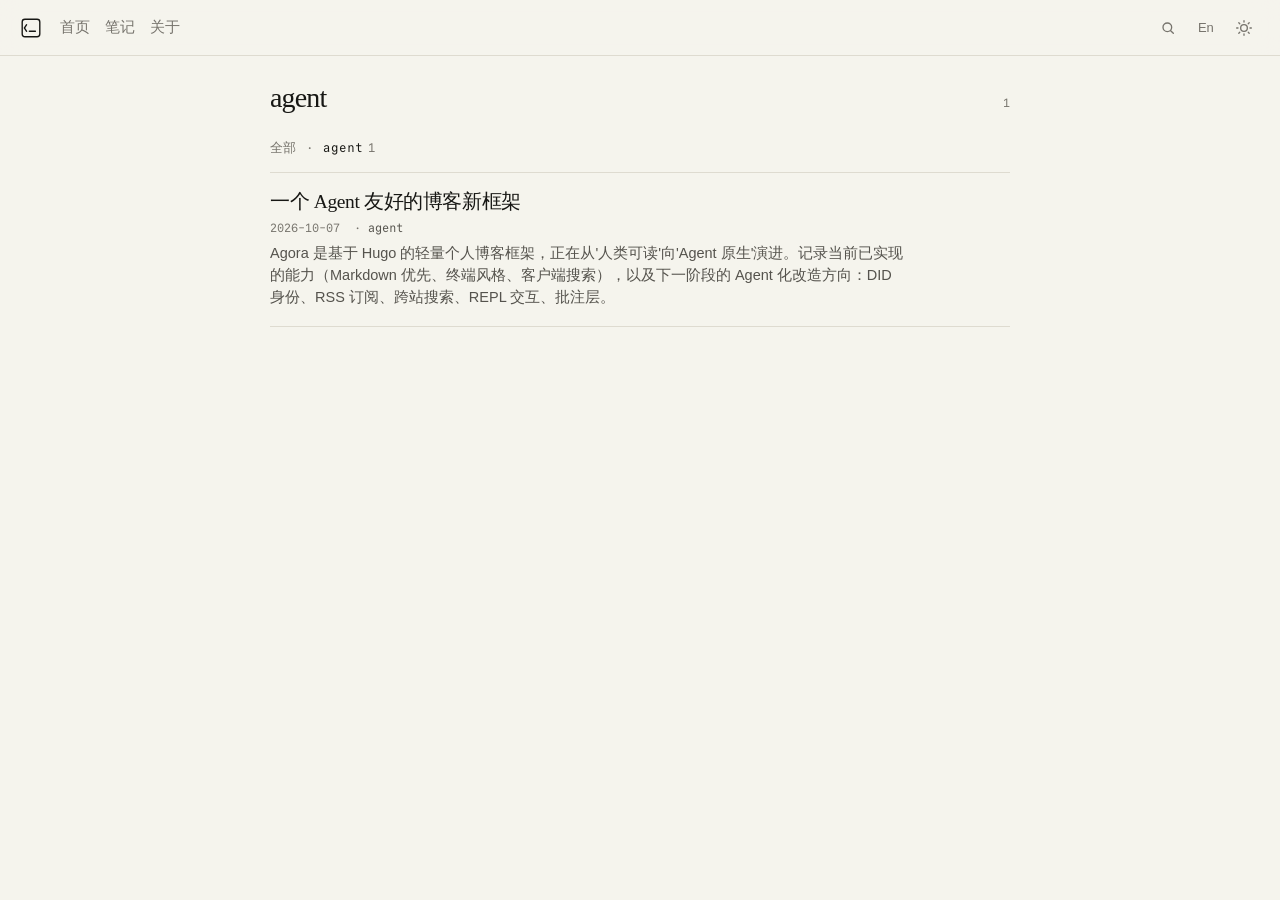
<file: zh/tags/agent/index.html>
<!doctype html><html lang=zh><head><meta charset=utf-8><meta name=viewport content="width=device-width,initial-scale=1"><link rel=icon type=image/png sizes=32x32 href=/favicon-32x32.png><link rel=icon type=image/png sizes=16x16 href=/favicon-16x16.png><script>(function(){var e=localStorage.getItem("theme");(e==="dark"||e==="light")&&(document.documentElement.dataset.theme=e)})()</script><title>Agent | Edward's Notes</title><meta name=description content="Intelligence is the ability to avoid doing work, yet getting the work done."><link rel=stylesheet href="/css/main.css?v=74"></head><body class=list-page><header class=site-nav><a href=/zh/ class=nav-logo aria-label=首页><svg viewBox="0 0 40 40" width="22" height="22" aria-hidden="true" fill="none" stroke="currentColor" stroke-width="2.5" stroke-linecap="round"><rect x="4" y="4" width="32" height="32" rx="5"/><polyline points="12,14 8,20 12,26"/><line x1="17" y1="26" x2="28" y2="26"/></svg></a><nav class=nav-links><a href=/zh/>首页</a>
<a href=/zh/notes/>笔记</a>
<a href=/zh/about/>关于</a></nav><div class=nav-actions><button class=search-toggle type=button aria-expanded=false aria-controls=search-dialog aria-label=搜索笔记 title="搜索笔记 (⌘K)">
<svg viewBox="0 0 24 24" width="16" height="16" fill="none" stroke="currentColor" stroke-width="2" stroke-linecap="round" stroke-linejoin="round" aria-hidden="true"><circle cx="11" cy="11" r="6.5"/><path d="M16 16l4 4"/></svg>
</button>
<a class=lang-toggle href=/en/tags/agent/ hreflang=en aria-label=切换语言 title=切换语言>En
</a><button class=theme-toggle type=button aria-label=切换主题>
<svg class="theme-icon-sun" viewBox="0 0 24 24" width="16" height="16" fill="none" stroke="currentColor" stroke-width="2" stroke-linecap="round" stroke-linejoin="round" aria-hidden="true"><circle cx="12" cy="12" r="5"/><path d="M12 1v2m0 18v2M4.22 4.22l1.42 1.42M18.36 18.36l1.42 1.42M1 12h2m18 0h2M4.22 19.78l1.42-1.42M18.36 5.64l1.42-1.42"/></svg>
<svg class="theme-icon-moon" viewBox="0 0 24 24" width="16" height="16" fill="none" stroke="currentColor" stroke-width="2" stroke-linecap="round" stroke-linejoin="round" aria-hidden="true" style="display:none"><path d="M21 12.79A9 9 0 1111.21 3 7 7 0 0021 12.79z"/></svg></button></div></header><div class=frame><main class=notes-index-main><header class=page-intro><h1>agent</h1><p class=page-count>1</p></header><nav class=tag-filter aria-label=标签><a href=/zh/notes/ data-tag>全部</a>
<a href=/zh/tags/agent/ data-tag=agent aria-current=page>agent<span class=tag-count>1</span></a></nav><ul class=note-list id=note-list><li class=note-row data-tags="agent "><a class=note-title href=/zh/notes/d471e8442e94/>一个 Agent 友好的博客新框架</a><p class=note-meta><time datetime=2026-10-07>2026-10-07</time>
<a class=tag href=/zh/tags/agent/>agent</a></p><p class=note-tldr>Agora 是基于 Hugo 的轻量个人博客框架，正在从'人类可读'向'Agent 原生'演进。记录当前已实现的能力（Markdown 优先、终端风格、客户端搜索），以及下一阶段的 Agent 化改造方向：DID 身份、RSS 订阅、跨站搜索、REPL 交互、批注层。</p></li></ul><p class=filter-empty id=filter-empty hidden>未找到匹配结果。</p></main></div><div class=search-dialog id=search-dialog hidden><button class=search-backdrop type=button data-search-close tabindex=-1 aria-label=搜索笔记></button><div class=search-panel role=dialog aria-modal=true aria-label=搜索笔记><div class=search-field><svg viewBox="0 0 24 24" width="16" height="16" fill="none" stroke="currentColor" stroke-width="2" stroke-linecap="round" aria-hidden="true"><circle cx="11" cy="11" r="6.5"/><path d="M16 16l4 4"/></svg>
<input id=search-input type=search placeholder=搜索笔记... autocomplete=off aria-label=搜索笔记>
<kbd class=search-kbd>⌘K</kbd></div><ul class=search-results id=search-results></ul><p class=search-empty id=search-empty hidden>未找到匹配结果。</p></div></div><script type=application/json id=note-index>[{"date":"2026-10-07","href":"/zh/notes/d471e8442e94/","id":"d471e","tags":"agent","text":"没错，2026 年的今天，我又来折腾博客方案了。这次和几年前不同——AI 的加持让一切变得不一样，再也不是前端无能的丈夫了（bushi）。\n但 AI 解决的不应该只是帮助人类成为更好的全栈工程师。Agent 本身也应该成为读者。道理很简单：人类大脑带宽不足，新时代信息爆炸，读不完、看不完、学不完是常态。一小时的干货视频，消化它远远不止一小时；更别提在不熟悉的语言下，阅读速率就更低了。而 AI 以 token/s 的处理速度远超人类，更重要的是: 尽管人类可能像松鼠，收集了一季的橡果，入冬全忘；但 AI 可以快速\u0026quot;内化\u0026quot;到自己的知识库内, 无论何时, 快速找到这些橡果。\n然而, 大多数的社交平台都需要另外适配读写工具, 因为 Agent 并不喜欢看到 html 文件, 更别说各种反扒虫机制, 也在阻止个人的 Agent 助手拿到这些信息, 这已经变成信息流动的一种桎梏。\n所以, 我们需要一个新的博客框架, 对 Agent 更加友好的那种。\n核心原则 在设计这个新框架之前，先定下几条基本原则：\nAI 友好：结构清晰、语义明确，让 Agent 能轻松解析和交互 轻量：不依赖重型基础设施，个人就能部署和维护 极简：日常只写 Markdown，和写笔记没有区别 什么是 Agent 友好的博客 传统博客的读者是人类。Agent 友好的博客则把 Agent 视为一等公民——它们不只是辅助作者写作的工具，更是独立的知识消费者。\n这意味着博客需要为 Agent 提供：\n结构化的内容访问（而非仅 HTML） 标准化的身份识别 可交互的接口: 操作博客网站内的资源 需求拆解 Agent CLI 交互层 新框架对 Agent CLI 的交互友好，具体包括：\nDID 身份系统：Agent 在这个框架下有自己的去中心化身份 RSS 订阅：Agent 可以作为订阅读者，自动抓取更新 跨站搜索：支持 Agent 自己做搜索引擎，聚合多站内容 网站级 API：允许 Agent 做 CRUD 交互 读者 Agent：总结、收藏、翻译、提问某篇文章 作者 Agent：在 CLI 发布、删除、更新文章 REPL 式交互：提供注册手段，可以注册个人 Agent，通过网页下方的输入框类似 REPL 和网页交互 批注层：Agent 可以看到讨论区，参与协作 传统兼容层 老框架的优良传统不能丢：\nMarkdown 优先：日常只用编写 Markdown 文档, 语法支持双链 多平台同步：支持一键更新到多个平台 发布者友好：作者只需要编辑 Markdown，不用关心部署细节 参考与借鉴 Hacker News API 交互设计 openCLI 的交互范式 ","title":"一个 Agent 友好的博客新框架","tldr":"Agora 是基于 Hugo 的轻量个人博客框架，正在从'人类可读'向'Agent 原生'演进。记录当前已实现的能力（Markdown 优先、终端风格、客户端搜索），以及下一阶段的 Agent 化改造方向：DID 身份、RSS 订阅、跨站搜索、REPL 交互、批注层。"},{"date":"2026-10-07","href":"/zh/notes/4d4b/","id":"4d4b","tags":"","text":" idea DCLP 的核心直觉其实很朴素：\n很多系统里存在 快路径 / 慢路径： 慢路径只在“第一次/偶尔”发生（初始化、构建缓存、加载配置、构建索引…） 快路径在热路径里被反复调用（每次调用都要拿到那个对象/缓存/表…） 需要： 第一次：允许慢，但必须 只做一次 之后：尽量不加锁，走 无锁快路径 DCLP 的套路就是： 先无锁检查一次（走快路径） 只有“看起来需要初始化”才加锁进入慢路径 锁内再检查一次（避免重复初始化） 初始化完成后，把“对象已经可用”安全发布给其它线程 一句话：DCLP 是一种“减少锁竞争”的模式，但它的正确性取决于内存模型（happens-before）。\nBackground \u0026amp;\u0026amp; Motivation 背景：哪些地方会出现“快慢系统”？ 单例/全局资源（配置中心、日志器、metrics registry、连接池…）\n每次业务调用都要访问它 → 热路径 初始化只做一次 → 慢路径 懒加载缓存（lazy cache）\n第一次请求时构建大对象（索引、词典、regex 编译、模型加载…） 后续请求只读缓存 一次性初始化的昂贵数据结构\n例如：解析配置文件 → 生成路由表 → 构建 hash 索引 → 发布给读线程 读线程频繁读取，写线程几乎不再写 这些场景里，如果每次都 lock()，就把“慢路径的成本”扩散到了整个系统：\n明明只有第一次需要慢，结果每次都付锁的成本。\nproblem defined 为什么需要 DCLP？因为往往同时面对两类问题：\n问题1：性能问题（每次都锁太贵） “只初始化一次”的最直接写法是：\nT* p = nullptr; std::mutex m; T* get() { std::lock_guard\u0026lt;std::mutex\u0026gt; lk(m); if (!p) p = new T(); return p; } 缺点很直观：\n每次调用都要锁，哪怕 p 早就初始化完了。\n当 get() 是极热路径（每个请求、每个日志、每帧处理…）时，这个锁可能成为吞吐瓶颈。\n问题2：正确性问题（“发布指针” != “发布完整对象状态”） 并不是 “锁内 new 一次” 就完了，DCLP 最坑的地方是：\n另一个线程可能看到 p != nullptr，却看到的是一个尚未构造完成（或构造写入尚不可见）的对象。\n因为：\np = new T(); 在抽象层面可拆成三步：\n分配内存 mem = operator new(sizeof(T)) 在 mem 上构造对象（写入字段） 把指针写入 p（对外发布） 如果没有正确同步，别的线程的“观察顺序”可能是：\nThread A: allocate mem Thread A: p = mem (p 已非空，被别人看见) Thread A: construct T in mem (对象字段还在写，或写入尚不可见) Thread B: sees p != nullptr Thread B: uses *p (读到半初始化状态 → UB 风险) 这就是为什么 “DCLP 不只是加两次 if”——它本质上是一个内存可见性 / happens-before问题。 也就是说, 变量不仅要保证自己不发生 data race 的问题, 也要保证 happend-before 的内存模型 需要维护附近的变量更新, 在另一个线程内的可见性\nSolution DCLP 是什么？（模式定义） DCLP 的经典形态如下：\nif (p == nullptr) { // (A) 快路径：无锁检查 lock(); if (p == nullptr) { // (B) 慢路径：锁内二次确认 p = new T(); } unlock(); } return p; 两次检查的职责不同：\n外层 if：性能（避免每次都锁） 内层 if：正确性（避免重复初始化；典型 TOCTTOU：check 与 use 之间状态可能变化） 到这里为止，这只是“逻辑层面”的 DCLP。\n真正难点是：如何保证 (B) 初始化完成后，(A) 快路径读到的是“完整对象”？\n真正需要的是下面两种之一：\n用 mutex 把“写入/读取”放入同一个同步域（简单稳） 或者用 atomic（acquire/release） 把“发布/获取”关系写清楚（快路径无锁） 正确的 DCLP（C++11+）：atomic + acquire/release + mutex 如果真的需要 DCLP（快路径无锁），推荐写成“发布-获取”模型：\n发布者（写线程）：构造完成后 store(..., release) 发布指针 读者（读线程）：load(..., acquire) 获取指针；一旦读到非空，就保证能看到构造写入 示例：\n#include \u0026lt;atomic\u0026gt; #include \u0026lt;mutex\u0026gt; struct T { int a = 1; // ... 复杂初始化 ... }; std::atomic\u0026lt;T*\u0026gt; p{nullptr}; std::mutex m; T* instance() { // 1) 快路径：acquire 读 T* tmp = p.load(std::memory_order_acquire); if (tmp == nullptr) { // 2) 慢路径：锁内初始化 std::lock_guard\u0026lt;std::mutex\u0026gt; lk(m); // 锁内再读一次：此处用 relaxed 即可（锁本身提供同步） tmp = p.load(std::memory_order_relaxed); if (tmp == nullptr) { tmp = new T(); // 3) 发布：release store p.store(tmp, std::memory_order_release); } } return tmp; } 可以这样理解这段代码在“语义层面”保证了什么：\nstore(release)：把构造期间对 T 内部字段的写入，“排在指针发布之前” load(acquire)：一旦读到非空指针，就“保证能看到发布前的写入”，从而读到完整对象状态 现代写法：std::call_once（推荐） DCLP 的最大问题不是“难懂”，而是“太容易被写错（尤其内存序）”。\n现代 C++ 给了直接表达意图的工具：一次性初始化。\n#include \u0026lt;mutex\u0026gt; struct T { /* ... */ }; std::once_flag flag; T* p = nullptr; T* instance() { std::call_once(flag, [] { p = new T(); }); return p; } 优点：\n意图清晰：只执行一次 不需要自己推导“发布/获取”的内存序组合 对阅读代码的人非常友好 现代写法：magic static（Meyers Singleton，最简） 如果接受对象生命周期“到进程结束”，那么这可能是最爽的写法：\nT\u0026amp; instance() { static T obj; // C++11 起保证初始化线程安全 return obj; } 优点：短、稳、表达力强。\n缺点：生命周期固定、参数化初始化不方便、测试替换能力较弱。\n","title":"DCLP（Double-Checked Locking Pattern）","tldr":"从快慢路径和单例初始化出发，拆解 DCLP 的性能动机、内存模型正确性问题，以及 C++ call_once / magic static 的现代替代写法。"}]</script><script src="/js/main.js?v=19"></script></body></html>
</file>
<file: css/main.css>
@font-face {
   font-family: "Commit Mono";
   src: url(/fonts/CommitMono-400-Regular.woff2) format("woff2");
   font-weight: 400;
   font-style: normal;
   font-display: swap;
}
@font-face {
   font-family: "Commit Mono";
   src: url(/fonts/CommitMono-400-Italic.woff2) format("woff2");
   font-weight: 400;
   font-style: italic;
   font-display: swap;
}
:root {
   --paper: #f5f4ed;
   --raised: #faf9f5;
   --ink: #171714;
   --soft: #55534d;
   --muted: #77746d;
   --accent: #1b365d;
   --accent-soft: #e8edf3;
   --line: #dedbd0;
   --sec-ghost: rgba(27, 54, 93, 0.10);
   --h3-bg: rgba(27, 54, 93, 0.055);
   --quote-edge: #b9b6aa;
   --serif: Charter, Georgia, "Source Han Serif SC", "Noto Serif CJK SC", "Songti SC", "STSong", "Times New Roman", serif;
   --sans: -apple-system, BlinkMacSystemFont, "Segoe UI", Roboto, "PingFang SC", "Hiragino Sans GB", "Noto Sans CJK SC", "Microsoft YaHei", "Helvetica Neue", Arial, sans-serif;
   --mono: "Commit Mono", "SF Mono", SFMono-Regular, Consolas, "Liberation Mono", Menlo, "PingFang SC", "Hiragino Sans GB", "Noto Sans CJK SC", "Microsoft YaHei", monospace;
   color-scheme: light;
}

html[data-theme="dark"] {
   --paper: #141413;
   --raised: #1e1e1c;
   --ink: #e8e6dc;
   --soft: #b8b6ac;
   --muted: #8b897f;
   --accent: #84a4c4;
   --accent-soft: #283345;
   --line: #2f2e29;
   --sec-ghost: rgba(158, 188, 220, 0.24);
   --h3-bg: rgba(132, 164, 196, 0.09);
   --quote-edge: #45443c;
   color-scheme: dark;
}

@media (prefers-color-scheme: dark) {
   html:not([data-theme]) {
      --paper: #141413;
      --raised: #1e1e1c;
      --ink: #e8e6dc;
      --soft: #b8b6ac;
      --muted: #8b897f;
      --accent: #84a4c4;
      --accent-soft: #283345;
      --line: #2f2e29;
      --sec-ghost: rgba(158, 188, 220, 0.24);
      --h3-bg: rgba(132, 164, 196, 0.09);
      --quote-edge: #45443c;
      color-scheme: dark;
   }
}

*, *::before, *::after { box-sizing: border-box; }

html {
   font-size: 16px;
   -webkit-font-smoothing: antialiased;
}

body {
   margin: 0;
   min-height: 100vh;
   background: var(--paper);
   color: var(--ink);
   font-family: var(--sans);
   font-size: 16px;
   line-height: 1.5;
}

a { color: inherit; text-decoration-thickness: 1px; text-underline-offset: 0.18em; }
button, input { font: inherit; color: inherit; }
:focus-visible { outline: 2px solid var(--accent); outline-offset: 2px; }

.site-nav {
   position: sticky;
   top: 0;
   z-index: 40;
   display: flex;
   align-items: center;
   gap: 1.1rem;
   min-height: 56px;
   padding: 10px 20px;
   border-bottom: 1px solid var(--line);
   background: color-mix(in srgb, var(--paper) 92%, transparent);
   backdrop-filter: blur(12px);
}

.nav-logo { display: inline-flex; color: var(--ink); text-decoration: none; }
.nav-links { display: flex; gap: 0.95rem; align-items: center; }
.nav-links a {
   color: var(--muted);
   font-family: var(--serif);
   font-size: 15px;
   font-weight: 500;
   letter-spacing: 0;
   text-decoration: none;
}
.nav-links a:hover,
.nav-links a[aria-current="page"] { color: var(--ink); }

.nav-actions { display: flex; align-items: center; gap: 0.35rem; margin-left: auto; }

.lang-toggle,
.theme-toggle,
.search-toggle,
.fold-toggle,
#menu-button {
   display: inline-flex;
   align-items: center;
   justify-content: center;
   min-width: 2rem;
   height: 32px;
   padding: 0 0.45rem;
   border: 1px solid transparent;
   border-radius: 7px;
   background: transparent;
   color: var(--muted);
   text-decoration: none;
   cursor: pointer;
}
.lang-toggle { font-family: var(--sans); font-size: 13px; }
.lang-toggle:hover,
.theme-toggle:hover,
.search-toggle:hover,
.fold-toggle:hover,
#menu-button:hover,
body.menu-open #menu-button {
   color: var(--accent);
   border-color: var(--line);
   background: var(--accent-soft);
}
#menu-button {
   display: none;
   font-size: 12px;
   font-weight: 600;
   letter-spacing: 0.02em;
}
.fold-toggle { font-size: 15px; line-height: 1; }
.fold-toggle[hidden] { display: none; }

.frame {
   width: min(740px, calc(100% - 48px));
   margin: 0 auto;
   padding: 36px 0 72px;
}
.home .frame,
.list-page .frame { padding-top: 28px; }

.hero-title {
   margin: 0;
   max-width: none;
   font-family: "Commit Mono", var(--mono);
   font-size: clamp(38px, 5vw, 52px);
   font-weight: 400;
   letter-spacing: -0.045em;
   line-height: 1;
}
.hero-title > span { display: block; min-height: 1em; }
.type-cursor { display: inline; animation: blink 1s step-end infinite; }
@keyframes blink { 50% { opacity: 0; } }

.hero-about { max-width: 36rem; margin-top: 1.15rem; }
.hero-bio {
   margin: 0.4rem 0 0;
   color: var(--ink);
   font-family: var(--serif);
   font-size: 17px;
   font-weight: 500;
   line-height: 1.35;
}
.hero-vision {
   margin: 0.55rem 0 0;
   color: var(--muted);
   font-family: var(--sans);
   font-size: 14px;
   line-height: 1.5;
}

.page-intro, .page-header {
   display: flex;
   align-items: baseline;
   justify-content: space-between;
   gap: 1rem;
   margin: 0 0 0.7rem;
}
.page-intro h1, .page-header h1 {
   margin: 0;
   font-family: var(--serif);
   font-size: 28px;
   font-weight: 500;
   letter-spacing: -0.03em;
   line-height: 1;
}
.page-count { margin: 0; color: var(--muted); font-family: var(--mono); font-size: 12px; }

.notes-index-main .ls-head tr:first-child { display: none; }

.search-dialog {
   position: fixed;
   inset: 0;
   z-index: 80;
   display: flex;
   align-items: flex-start;
   justify-content: center;
   padding: 11vh 16px 16px;
}
.search-dialog[hidden] { display: none; }
.search-backdrop {
   position: absolute;
   inset: 0;
   border: 0;
   background: color-mix(in srgb, var(--ink) 18%, transparent);
   backdrop-filter: blur(6px);
   cursor: default;
}
.search-panel {
   position: relative;
   width: min(600px, 100%);
   max-height: min(520px, 72vh);
   display: flex;
   flex-direction: column;
   overflow: hidden;
   border: 1px solid color-mix(in srgb, var(--ink) 12%, var(--line));
   border-radius: 16px;
   background: color-mix(in srgb, var(--raised) 97%, transparent);
   box-shadow: 0 24px 80px color-mix(in srgb, var(--ink) 20%, transparent), 0 2px 8px color-mix(in srgb, var(--ink) 8%, transparent);
   backdrop-filter: blur(18px);
}
.search-field {
   display: flex;
   align-items: center;
   gap: 0.75rem;
   min-height: 56px;
   padding: 0 17px;
   border-bottom: 1px solid var(--line);
   background: transparent;
}
.search-field svg { flex: none; color: var(--muted); }
.search-field:focus-within svg { color: var(--accent); }
#search-input {
   flex: 1;
   min-width: 0;
   width: auto;
   border: 0;
   background: transparent;
   padding: 16px 0;
   color: var(--ink);
   font-family: var(--sans);
   font-size: 16px;
   line-height: 1.35;
   outline: none;
}
#search-input::placeholder { color: color-mix(in srgb, var(--muted) 82%, transparent); }
.search-kbd {
   flex: none;
   padding: 0.16rem 0.42rem;
   border: 1px solid var(--line);
   border-radius: 6px;
   background: var(--paper);
   color: var(--muted);
   font-family: var(--mono);
   font-size: 10px;
   line-height: 1.45;
   box-shadow: 0 1px 1px color-mix(in srgb, var(--ink) 6%, transparent);
}
.search-results {
   list-style: none;
   margin: 0;
   padding: 8px;
   overflow: auto;
   overscroll-behavior: contain;
}
.search-results a {
   display: block;
   padding: 0.72rem 0.78rem;
   border-radius: 10px;
   color: var(--ink);
   text-decoration: none;
   transition: background 0.12s ease;
}
.search-results a[aria-selected="true"],
.search-results a:hover { background: var(--accent-soft); }
.search-hit-body { display: flex; flex-direction: column; gap: 0.22rem; min-width: 0; }
.search-hit-title {
   font-family: var(--serif);
   font-size: 16px;
   font-weight: 500;
   line-height: 1.3;
}
.search-hit-meta {
   color: var(--muted);
   font-family: var(--mono);
   font-size: 11px;
   line-height: 1.35;
}
.search-hit-snippet {
   color: var(--soft);
   font-family: var(--sans);
   font-size: 12.5px;
   line-height: 1.45;
}
.search-results mark {
   padding: 0 0.08em;
   border-radius: 2px;
   background: color-mix(in srgb, var(--accent) 15%, transparent);
   color: var(--accent);
   font-weight: 600;
}
.search-empty {
   margin: 0;
   padding: 6px 18px 18px;
   color: var(--muted);
   font-size: 13px;
}

.tag-filter {
   display: flex;
   flex-wrap: wrap;
   align-items: baseline;
   margin: 1.6rem 0 0;
   font-family: var(--mono);
   font-size: 12.5px;
   line-height: 1.7;
}
.home .tag-filter { margin-top: 2.4rem; }
.tag-filter a {
   color: var(--muted);
   text-decoration: none;
}
.tag-filter a:hover { color: var(--accent); }
.tag-filter a[aria-pressed="true"],
.tag-filter a[aria-current="page"] { color: var(--ink); }
.tag-filter a:not(:last-child)::after {
   content: "\00b7";
   margin: 0 0.6rem;
   color: var(--muted);
}
.tag-count {
   margin-left: 0.35em;
   color: var(--muted);
   font-variant-numeric: tabular-nums;
}

.note-list { list-style: none; margin: 0.85rem 0 0; padding: 0; }
.note-row { padding: 0.95rem 0 1.05rem; border-top: 1px solid var(--line); }
.note-row:last-child { border-bottom: 1px solid var(--line); }
.note-title {
   color: var(--ink);
   font-family: var(--serif);
   font-size: 1.22rem;
   font-weight: 500;
   letter-spacing: -0.02em;
   line-height: 1.3;
   text-decoration: none;
}
.note-title:hover { color: var(--accent); }
.note-meta {
   margin: 0.28rem 0 0;
   color: var(--muted);
   font-family: var(--mono);
   font-size: 12px;
   line-height: 1.5;
}
.note-meta .tag,
.article-meta .tag {
   color: var(--soft);
   font-family: var(--mono);
   font-size: 12px;
   text-decoration: none;
}
.note-meta .tag::before,
.article-meta .tag::before {
   content: "\00b7";
   margin: 0 0.45rem;
   color: var(--muted);
}
.note-meta .tag:hover,
.article-meta .tag:hover { color: var(--accent); }
.note-tldr {
   margin: 0.4rem 0 0;
   max-width: 40rem;
   color: var(--soft);
   font-size: 14.5px;
   line-height: 1.5;
}
.filter-empty { margin: 1rem 0 0; color: var(--muted); font-size: 14px; }

.about-main { max-width: 40rem; margin: 0 auto; }
.about-identity { display: flex; flex-direction: column; align-items: center; text-align: center; gap: 0.45rem; margin-bottom: 2.4rem; }
.about-logo {
   width: 96px;
   height: 48px;
   object-fit: contain;
   margin-bottom: 0.3rem;
   padding: 0.35rem 0.5rem;
   border: 1px solid var(--line);
   border-radius: 8px;
   background: var(--raised);
}
.about-name { margin: 0; font-family: var(--serif); font-size: 28px; font-weight: 500; }
.about-links { display: flex; flex-wrap: wrap; justify-content: center; gap: 0.35rem 1rem; color: var(--muted); font-size: 13px; }
.about-links a { color: var(--muted); text-decoration: none; }
.about-links a:hover { color: var(--accent); }
.about-intro { margin-bottom: 1.5rem; color: var(--soft); font-family: var(--serif); }

.timeline { margin-top: 0.5rem; }
.timeline-item { position: relative; margin: 0 0 1.6rem; padding-left: 1.1rem; border-left: 1px solid var(--line); }
.timeline-item::before {
   content: "";
   position: absolute;
   left: -4px;
   top: 0.45rem;
   width: 7px;
   height: 7px;
   border-radius: 50%;
   background: var(--accent);
}
.timeline-header { display: flex; justify-content: space-between; gap: 1rem; align-items: baseline; }
.timeline-header-main { display: flex; flex-wrap: wrap; gap: 0.25rem 0.35rem; align-items: baseline; }
.timeline-role { font-weight: 650; }
.timeline-sep, .timeline-org, .timeline-dept, .timeline-period { color: var(--muted); }
.timeline-period { font-family: var(--mono); font-size: 12px; white-space: nowrap; }
.timeline-desc { margin-top: 0.25rem; color: var(--soft); font-size: 15px; line-height: 1.55; }


.single-page .frame {
   display: block;
   width: min(820px, calc(100% - 48px));
   padding-top: 36px;
}
.single-page .single-main {
   max-width: none;
   margin: 0;
   padding: 0 0 88px;
   color: var(--ink);
   font-family: var(--serif);
   font-size: 15px;
   line-height: 1.55;
   letter-spacing: 0.02em;
}
html[lang="zh"] .single-page .single-main {
   font-family: var(--sans);
   line-height: 1.6;
   letter-spacing: 0;
}
html[lang="zh"] .single-page .single-main .doc-title,
html[lang="zh"] .single-main .article-content h1,
html[lang="zh"] .single-main .article-content h2,
html[lang="zh"] .single-main .article-content h3,
html[lang="zh"] .single-main .article-content h4,
html[lang="zh"] .single-main .article-content h5,
html[lang="zh"] .single-main .article-content h6 {
   font-family: var(--serif);
   letter-spacing: 0;
}
.single-page .single-main .doc-title {
   margin: 0 0 0.8em;
   padding: 0 0 0.35em;
   border-bottom: 1px solid var(--line);
   font-family: inherit;
   font-size: 1.65em;
   font-weight: 500;
   line-height: 1.3;
   letter-spacing: 0;
}
.article-meta {
   margin: 0 0 1.5em;
   color: var(--muted);
   font-family: var(--sans);
   font-size: 13px;
   letter-spacing: 0;
}
.article-tags { margin-left: 0.15rem; }
.article-tldr {
   display: flex;
   gap: 0.75rem;
   margin: 0 0 1.7em;
   padding: 14px 18px;
   border: 1px solid var(--line);
   border-left: 3px solid var(--accent);
   border-radius: 8px;
   background: var(--raised);
   box-shadow: 0 1px 3px rgba(0, 0, 0, 0.05);
   color: var(--soft);
   font-family: var(--sans);
   font-size: 13px;
   line-height: 1.5;
   letter-spacing: 0;
}
.article-tldr-rule { display: none; }
.article-tldr strong {
   display: block;
   margin: 0 0 0.25rem;
   color: var(--accent);
   font-size: 11px;
   font-weight: 650;
   letter-spacing: 0.08em;
}
.article-content { counter-reset: sec; }
.article-content h1, .single-main h2, .single-main h3, .single-main h4, .single-main h5, .single-main h6 {
   margin: 1.45em 0 0.5em;
   color: var(--ink);
   font-family: inherit;
   font-weight: 500;
   line-height: 1.3;
   letter-spacing: 0;
   scroll-margin-top: 84px;
}
.article-content h1 { font-size: 1.55em; }
.single-main h2 { font-size: 1.28em; }
.single-main h3 {
   margin-top: 1.9em;
   padding: 6px 12px;
   border-left: 4px solid var(--accent);
   border-radius: 0 5px 5px 0;
   background: var(--h3-bg);
   font-size: 1.12em;
}
.single-main h4 { font-size: 1.05em; }
.single-main h4::before {
   content: "";
   display: inline-block;
   width: 0.36em;
   height: 0.36em;
   margin-right: 0.55em;
   vertical-align: 0.06em;
   background: var(--accent);
}
.single-main h5 { font-size: 1em; }
.single-main h6 { font-size: 0.95em; color: var(--soft); }
.article-content .sec-numbered {
   counter-increment: sec;
   position: relative;
   margin-top: 2.2em;
   padding-top: 30px;
   padding-right: 0;
   padding-bottom: 8px;
   padding-left: 46px;
   border-bottom: 1px solid var(--line);
   border-left: 0;
   border-radius: 0;
   background: transparent;
}
.article-content .sec-numbered::after {
   content: counter(sec, decimal-leading-zero);
   position: absolute;
   top: 6px;
   left: 0;
   color: var(--sec-ghost);
   font-size: 46px;
   font-weight: 500;
   line-height: 1;
   letter-spacing: -0.04em;
   pointer-events: none;
}
.fold-section { position: relative; }
.fold-heading {
   position: relative;
   cursor: pointer;
   transition: color 0.12s ease;
}
.fold-heading:hover { color: var(--accent); }
.fold-heading::before {
   content: "▾";
   position: absolute;
   top: 50%;
   left: -1.2em;
   transform: translateY(-50%);
   color: var(--accent);
   font-size: 0.75em;
   line-height: 1;
   opacity: 0.7;
   transition: opacity 0.12s ease, transform 0.15s ease;
}
.fold-heading:hover::before { opacity: 1; }
.fold-section.is-collapsed > .fold-heading::before { content: "▸"; }
.fold-body { display: block; position: relative; }
.fold-section.is-collapsed > .fold-body { display: none; }
.single-main p { margin: 0.55em 0; }
.single-main ul, .single-main ol { margin: 0.6em 0; padding-left: 1.4em; }
.single-main li { margin: 0.15em 0; }
.single-main ul li::marker { color: var(--accent); }
.single-main ol li::marker { color: var(--accent); font-weight: 500; }
.single-main a {
   color: var(--accent);
   text-decoration-color: color-mix(in srgb, var(--accent) 38%, transparent);
   text-underline-offset: 2px;
}
.single-main a:hover { text-decoration-color: var(--accent); }
.single-main strong { color: var(--ink); font-weight: 500; }
.single-main em { color: var(--accent); font-style: normal; }
.single-main a.permalink {
   margin-left: 0.35em;
   color: var(--muted);
   font-family: var(--sans);
   font-size: 0.72em;
   letter-spacing: 0;
   text-decoration: none;
   opacity: 0;
}
.single-main :is(h2, h3, h4, h5, h6):hover a.permalink,
.single-main a.permalink:focus-visible { opacity: 0.8; }
.single-main a.permalink::before { content: "#"; }
.single-main blockquote {
   margin: 0.8em 0;
   padding: 0.1em 0 0.1em 1em;
   border-left: 3px solid var(--quote-edge);
   color: var(--muted);
}
.single-main blockquote p:first-child { margin-top: 0; }
.single-main blockquote p:last-child { margin-bottom: 0; }
.single-main hr { border: 0; border-top: 1px solid var(--line); margin: 1.5em 0; }
.single-main code {
   padding: 0.12em 0.32em;
   border-radius: 4px;
   background: #eae5e1;
   color: #3a332d;
   font-family: var(--mono);
   font-size: 0.85em;
   letter-spacing: 0;
   word-break: break-word;
}
.single-main pre,
.highlight pre {
   position: relative;
   overflow-x: auto;
   margin: 0.5em 0;
   padding: 16px 20px;
   border: 1px solid rgba(25, 20, 12, 0.14);
   border-radius: 8px;
   background: #eae5e1;
   color: #3a332d;
   box-shadow: inset 0 0 0 1px rgba(25, 20, 12, 0.04), 0 10px 28px rgba(60, 50, 42, 0.10);
   font-family: var(--mono);
   font-size: 14px;
   line-height: 1.5;
   letter-spacing: 0;
}
.single-main pre code,
.highlight pre code { padding: 0; background: transparent; color: inherit; font-size: inherit; }
.highlight .c, .highlight .ch, .highlight .cm, .highlight .cp, .highlight .cpf, .highlight .cs, .highlight .c1 { color: #8d7f73; font-style: italic; }
.highlight .k, .highlight .kc, .highlight .kd, .highlight .kn, .highlight .kp, .highlight .kr { color: #8a4b2a; }
.highlight .s, .highlight .sa, .highlight .sb, .highlight .sc, .highlight .dl, .highlight .sd, .highlight .s2, .highlight .se, .highlight .sh, .highlight .si, .highlight .sx, .highlight .s1, .highlight .ss { color: #58683f; }
.highlight .m, .highlight .mb, .highlight .mf, .highlight .mh, .highlight .mi, .highlight .il, .highlight .mo { color: #71558b; }
.highlight .nf, .highlight .fm { color: #4a5878; }
.highlight .kt, .highlight .nc, .highlight .nb { color: #7a6220; }
.highlight .na, .highlight .nv, .highlight .vc, .highlight .vg, .highlight .vi { color: #5e5a70; }
html[data-theme="dark"] .single-main code,
html[data-theme="dark"] .single-main pre,
html[data-theme="dark"] .highlight pre {
   background: #26231f;
   color: #e9e4dc;
}
html[data-theme="dark"] .single-main pre,
html[data-theme="dark"] .highlight pre {
   border-color: rgba(240, 240, 240, 0.10);
   box-shadow: inset 0 0 0 1px rgba(240, 240, 240, 0.04), 0 10px 28px rgba(0, 0, 0, 0.28);
}
html[data-theme="dark"] .highlight .c, html[data-theme="dark"] .highlight .ch, html[data-theme="dark"] .highlight .cm, html[data-theme="dark"] .highlight .cp, html[data-theme="dark"] .highlight .cpf, html[data-theme="dark"] .highlight .cs, html[data-theme="dark"] .highlight .c1 { color: #857c70; }
html[data-theme="dark"] .highlight .k, html[data-theme="dark"] .highlight .kc, html[data-theme="dark"] .highlight .kd, html[data-theme="dark"] .highlight .kn, html[data-theme="dark"] .highlight .kp, html[data-theme="dark"] .highlight .kr { color: #d89b72; }
html[data-theme="dark"] .highlight .s, html[data-theme="dark"] .highlight .sa, html[data-theme="dark"] .highlight .sb, html[data-theme="dark"] .highlight .sc, html[data-theme="dark"] .highlight .dl, html[data-theme="dark"] .highlight .sd, html[data-theme="dark"] .highlight .s2, html[data-theme="dark"] .highlight .se, html[data-theme="dark"] .highlight .sh, html[data-theme="dark"] .highlight .si, html[data-theme="dark"] .highlight .sx, html[data-theme="dark"] .highlight .s1, html[data-theme="dark"] .highlight .ss { color: #adba8b; }
html[data-theme="dark"] .highlight .m, html[data-theme="dark"] .highlight .mb, html[data-theme="dark"] .highlight .mf, html[data-theme="dark"] .highlight .mh, html[data-theme="dark"] .highlight .mi, html[data-theme="dark"] .highlight .il, html[data-theme="dark"] .highlight .mo { color: #bca1d6; }
html[data-theme="dark"] .highlight .nf, html[data-theme="dark"] .highlight .fm { color: #9fb4d8; }
html[data-theme="dark"] .highlight .kt, html[data-theme="dark"] .highlight .nc, html[data-theme="dark"] .highlight .nb { color: #d3bc7e; }
html[data-theme="dark"] .highlight .na, html[data-theme="dark"] .highlight .nv, html[data-theme="dark"] .highlight .vc, html[data-theme="dark"] .highlight .vg, html[data-theme="dark"] .highlight .vi { color: #b9b3cc; }
@media (prefers-color-scheme: dark) {
   html:not([data-theme]) .single-main code,
   html:not([data-theme]) .single-main pre,
   html:not([data-theme]) .highlight pre {
      background: #26231f;
      color: #e9e4dc;
   }
   html:not([data-theme]) .single-main pre,
   html:not([data-theme]) .highlight pre {
      border-color: rgba(240, 240, 240, 0.10);
      box-shadow: inset 0 0 0 1px rgba(240, 240, 240, 0.04), 0 10px 28px rgba(0, 0, 0, 0.28);
   }
   html:not([data-theme]) .highlight .c, html:not([data-theme]) .highlight .ch, html:not([data-theme]) .highlight .cm, html:not([data-theme]) .highlight .cp, html:not([data-theme]) .highlight .cpf, html:not([data-theme]) .highlight .cs, html:not([data-theme]) .highlight .c1 { color: #857c70; }
   html:not([data-theme]) .highlight .k, html:not([data-theme]) .highlight .kc, html:not([data-theme]) .highlight .kd, html:not([data-theme]) .highlight .kn, html:not([data-theme]) .highlight .kp, html:not([data-theme]) .highlight .kr { color: #d89b72; }
   html:not([data-theme]) .highlight .s, html:not([data-theme]) .highlight .sa, html:not([data-theme]) .highlight .sb, html:not([data-theme]) .highlight .sc, html:not([data-theme]) .highlight .dl, html:not([data-theme]) .highlight .sd, html:not([data-theme]) .highlight .s2, html:not([data-theme]) .highlight .se, html:not([data-theme]) .highlight .sh, html:not([data-theme]) .highlight .si, html:not([data-theme]) .highlight .sx, html:not([data-theme]) .highlight .s1, html:not([data-theme]) .highlight .ss { color: #adba8b; }
   html:not([data-theme]) .highlight .m, html:not([data-theme]) .highlight .mb, html:not([data-theme]) .highlight .mf, html:not([data-theme]) .highlight .mh, html:not([data-theme]) .highlight .mi, html:not([data-theme]) .highlight .il, html:not([data-theme]) .highlight .mo { color: #bca1d6; }
   html:not([data-theme]) .highlight .nf, html:not([data-theme]) .highlight .fm { color: #9fb4d8; }
   html:not([data-theme]) .highlight .kt, html:not([data-theme]) .highlight .nc, html:not([data-theme]) .highlight .nb { color: #d3bc7e; }
   html:not([data-theme]) .highlight .na, html:not([data-theme]) .highlight .nv, html:not([data-theme]) .highlight .vc, html:not([data-theme]) .highlight .vg, html:not([data-theme]) .highlight .vi { color: #b9b3cc; }
}
.single-main img { display: block; max-width: 100%; height: auto; margin: 0.9em auto; border-radius: 6px; }
.single-main table { width: 100%; margin: 0.9em 0; border-collapse: collapse; font-size: 0.95em; }
.single-main th, .single-main td { padding: 8px 12px; border-bottom: 1px solid var(--line); text-align: left; vertical-align: top; }
.single-main th { background: var(--raised); color: var(--soft); font-weight: 600; }

.article-copy {
   position: fixed;
   right: 24px;
   bottom: 24px;
   z-index: 60;
   display: inline-flex;
   align-items: center;
   justify-content: center;
   width: 34px;
   height: 34px;
   padding: 0;
   border: 1px solid var(--line);
   border-radius: 999px;
   background: color-mix(in srgb, var(--raised) 96%, transparent);
   color: var(--soft);
   box-shadow: 0 4px 16px color-mix(in srgb, var(--ink) 10%, transparent);
   cursor: pointer;
   backdrop-filter: blur(8px);
   transition: color 0.15s ease, background 0.15s ease, border-color 0.15s ease, transform 0.15s ease;
}
.article-copy:hover,
.article-copy:focus-visible,
.article-copy.copied {
   border-color: color-mix(in srgb, var(--accent) 45%, var(--line));
   background: var(--accent-soft);
   color: var(--accent);
}
.article-copy:active { transform: scale(0.94); }
.article-copy.copied svg { animation: article-copy-confirm 0.42s cubic-bezier(0.2, 0.8, 0.2, 1); }
@keyframes article-copy-confirm {
   0% { transform: scale(1); }
   35% { transform: scale(0.72) rotate(-7deg); }
   68% { transform: scale(1.12) rotate(2deg); }
   100% { transform: scale(1) rotate(0); }
}
.copy-toast {
   position: fixed;
   bottom: 24px;
   left: 50%;
   z-index: 200;
   padding: 10px 18px;
   border-radius: 999px;
   background: var(--ink);
   color: var(--paper);
   font-family: var(--sans);
   font-size: 13px;
   box-shadow: 0 4px 16px color-mix(in srgb, var(--ink) 18%, transparent);
   opacity: 0;
   pointer-events: none;
   transform: translateX(-50%) translateY(10px);
   transition: opacity 0.25s ease, transform 0.25s ease;
}
.copy-toast.visible {
   opacity: 1;
   transform: translateX(-50%) translateY(0);
}
@media (max-width: 640px) {
   .article-copy { right: 16px; bottom: 16px; }
}
@media (prefers-reduced-motion: reduce) {
   .article-copy,
   .article-copy.copied svg,
   .copy-toast { animation: none; transition: none; }
}

.page-toc {
   --toc-rail-height: 88px;
   display: none;
}
.toc-pane {
   position: relative;
   width: 100%;
   max-height: min(70vh, 520px);
   padding: 18px 10px 14px;
   border: 1px solid var(--line);
   border-radius: 12px;
   background: var(--paper);
   box-shadow: 0 18px 48px color-mix(in srgb, var(--ink) 14%, transparent);
   overflow: auto;
   scrollbar-width: thin;
   scrollbar-color: color-mix(in srgb, var(--muted) 34%, transparent) transparent;
}
.page-toc-label {
   margin: 0 34px 9px 12px;
   color: var(--muted);
   font-family: var(--sans);
   font-size: 11px;
   font-weight: 600;
   letter-spacing: 0.08em;
   text-transform: uppercase;
}
.toc-pin {
   display: none;
   position: absolute;
   z-index: 2;
   top: 9px;
   right: 9px;
   align-items: center;
   justify-content: center;
   width: 28px;
   height: 28px;
   padding: 0;
   border: 0;
   border-radius: 50%;
   background: transparent;
   color: var(--muted);
   cursor: pointer;
}
.toc-pin:hover { color: var(--accent); background: var(--accent-soft); }
.toc-pin-dot {
   width: 6px;
   height: 6px;
   border: 1.5px solid currentColor;
   border-radius: 50%;
}
.page-toc.is-pinned .toc-pin-dot { border-color: var(--accent); background: var(--accent); }
.toc-rail { display: none; }
.toc-rail-tick {
   appearance: none;
   display: flex;
   flex: 0 0 11px;
   align-items: center;
   justify-content: center;
   width: 100%;
   height: 11px;
   min-height: 11px;
   margin: 0;
   padding: 0;
   border: 0;
   background: transparent;
   color: color-mix(in srgb, var(--muted) 55%, var(--line));
   cursor: pointer;
}
.toc-rail-tick::after {
   content: "";
   display: block;
   width: 9px;
   height: 1.5px;
   border-radius: 999px;
   background: currentColor;
   transition: width 0.15s ease, height 0.15s ease, box-shadow 0.15s ease;
}
.toc-rail-tick:hover { color: var(--accent); }
.toc-rail-tick:hover::after { width: 11px; }
.toc-rail-tick.active { color: var(--accent); }
.toc-rail-tick.active::after {
   width: 13px;
   height: 2px;
   box-shadow: 0 0 0 3px var(--accent-soft);
}
#TableOfContents ul { margin: 0; padding: 0; list-style: none; }
#TableOfContents li { margin: 0; }
#TableOfContents ul ul { margin: 0 0 0 10px; padding: 0; }
#TableOfContents a {
   display: block;
   padding: 4px 8px 4px 12px;
   border-left: 2px solid transparent;
   color: var(--muted);
   font-family: var(--sans);
   font-size: 13px;
   line-height: 1.35;
   letter-spacing: 0;
   text-decoration: none;
   transition: color 0.12s ease, border-color 0.12s ease;
}
#TableOfContents ul ul a { padding-left: 14px; font-size: 12.5px; }
#TableOfContents ul ul ul a { padding-left: 22px; font-size: 12px; }
.toc-sec-num {
   margin-right: 6px;
   color: color-mix(in srgb, var(--accent) 55%, var(--muted));
   font-size: 11px;
   font-variant-numeric: tabular-nums;
   letter-spacing: 0.04em;
}
#TableOfContents a:hover { color: var(--accent); }
#TableOfContents a:hover .toc-sec-num,
#TableOfContents .active > a .toc-sec-num { color: var(--accent); }
#TableOfContents .active > a {
   border-left-color: var(--accent);
   color: var(--accent);
}
.toc-sub-wrap {
   display: grid;
   grid-template-rows: 0fr;
   transition: grid-template-rows 0.22s ease;
}
.toc-group.is-expanded > .toc-sub-wrap { grid-template-rows: 1fr; }
.toc-sub-wrap > ul { min-height: 0; overflow: hidden; }

@media (min-width: 1100px) {
   .page-toc {
      display: block;
      position: fixed;
      z-index: 40;
      top: 92px;
      left: calc(50% + 434px);
      width: 22px;
      height: var(--toc-rail-height);
      overflow: visible;
   }
   .toc-rail {
      position: absolute;
      inset: 0;
      display: flex;
      flex-direction: column;
      align-items: center;
      justify-content: center;
      gap: 5px;
      width: 22px;
      padding: 10px 0;
      transition: opacity 0.15s ease;
   }
   .toc-pane {
      position: absolute;
      top: 0;
      right: 0;
      left: auto;
      width: 230px;
      max-height: calc(100vh - 120px);
      max-height: calc(100dvh - 120px);
      opacity: 0;
      visibility: hidden;
      pointer-events: none;
      transform: translateX(6px);
      transition: opacity 0.18s ease, transform 0.18s ease, visibility 0.18s ease;
   }
   .page-toc:hover .toc-pane,
   .page-toc:focus-within .toc-pane {
      opacity: 1;
      visibility: visible;
      pointer-events: auto;
      transform: translateX(0);
   }
   .page-toc:hover .toc-rail,
   .page-toc:focus-within .toc-rail {
      opacity: 0;
      pointer-events: none;
   }
}

@media (min-width: 1400px) {
   .toc-pane { right: auto; left: 0; }
   .toc-pin { display: inline-flex; }
   .page-toc.is-pinned .toc-pane {
      opacity: 1;
      visibility: visible;
      pointer-events: auto;
      transform: translateX(0);
   }
   .page-toc.is-pinned .toc-rail { opacity: 0; pointer-events: none; }
}

@media (max-width: 1099px) {
   #menu-button { display: inline-flex; }
   .site-nav { gap: 0.7rem; padding-inline: 14px; }
   .nav-links { gap: 0.7rem; }
   .frame, .home .frame, .list-page .frame { width: min(100% - 32px, 740px); }
   .single-page .frame { width: min(100% - 32px, 820px); }
   body.menu-open .page-toc {
      display: block;
      position: fixed;
      z-index: 30;
      top: 64px;
      right: 16px;
      left: auto;
      width: min(380px, calc(100% - 32px));
      height: auto;
   }
   body.menu-open .toc-pane { width: 100%; }
   body.menu-open .toc-rail,
   body.menu-open .toc-pin { display: none; }
   .timeline-header { flex-direction: column; gap: 0.15rem; }
}

@media (prefers-reduced-motion: reduce) {
   .toc-sub-wrap,
   .toc-pane,
   .toc-rail-tick::after { transition: none; }
}
</file>
